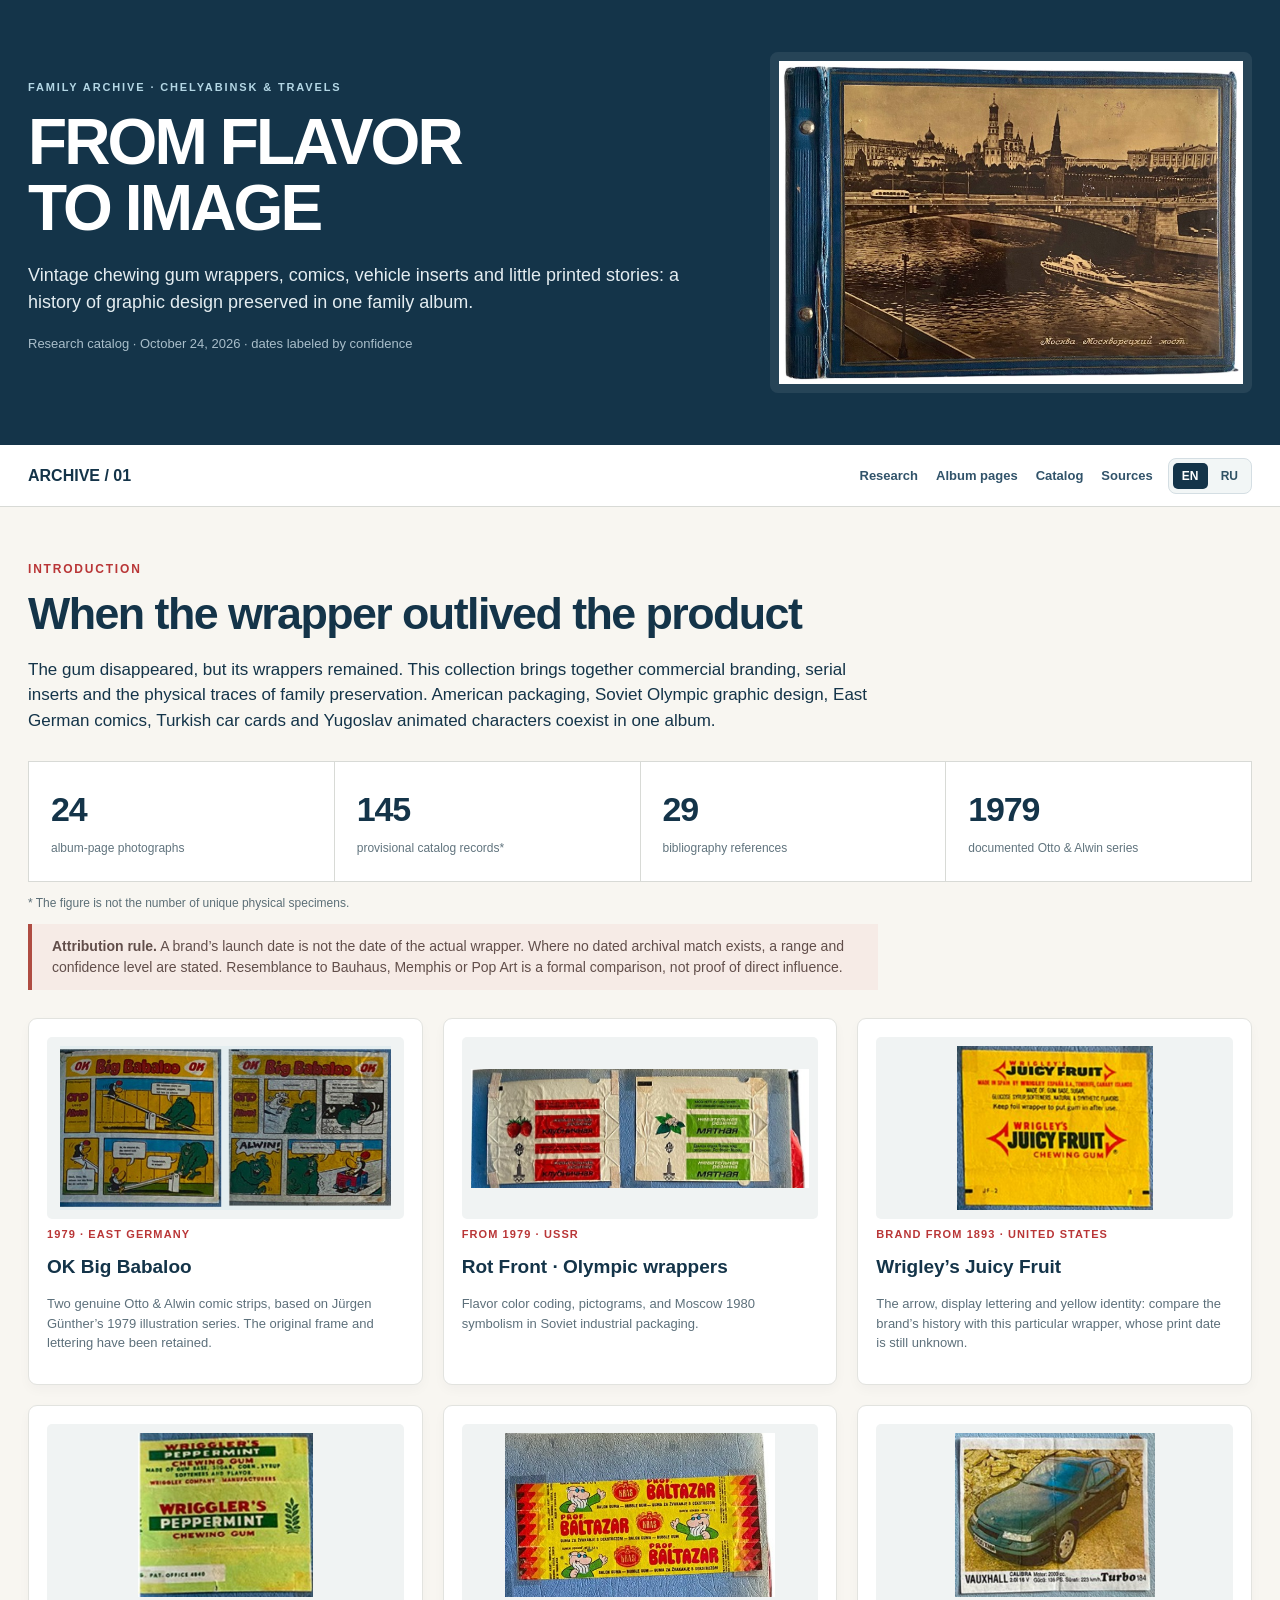
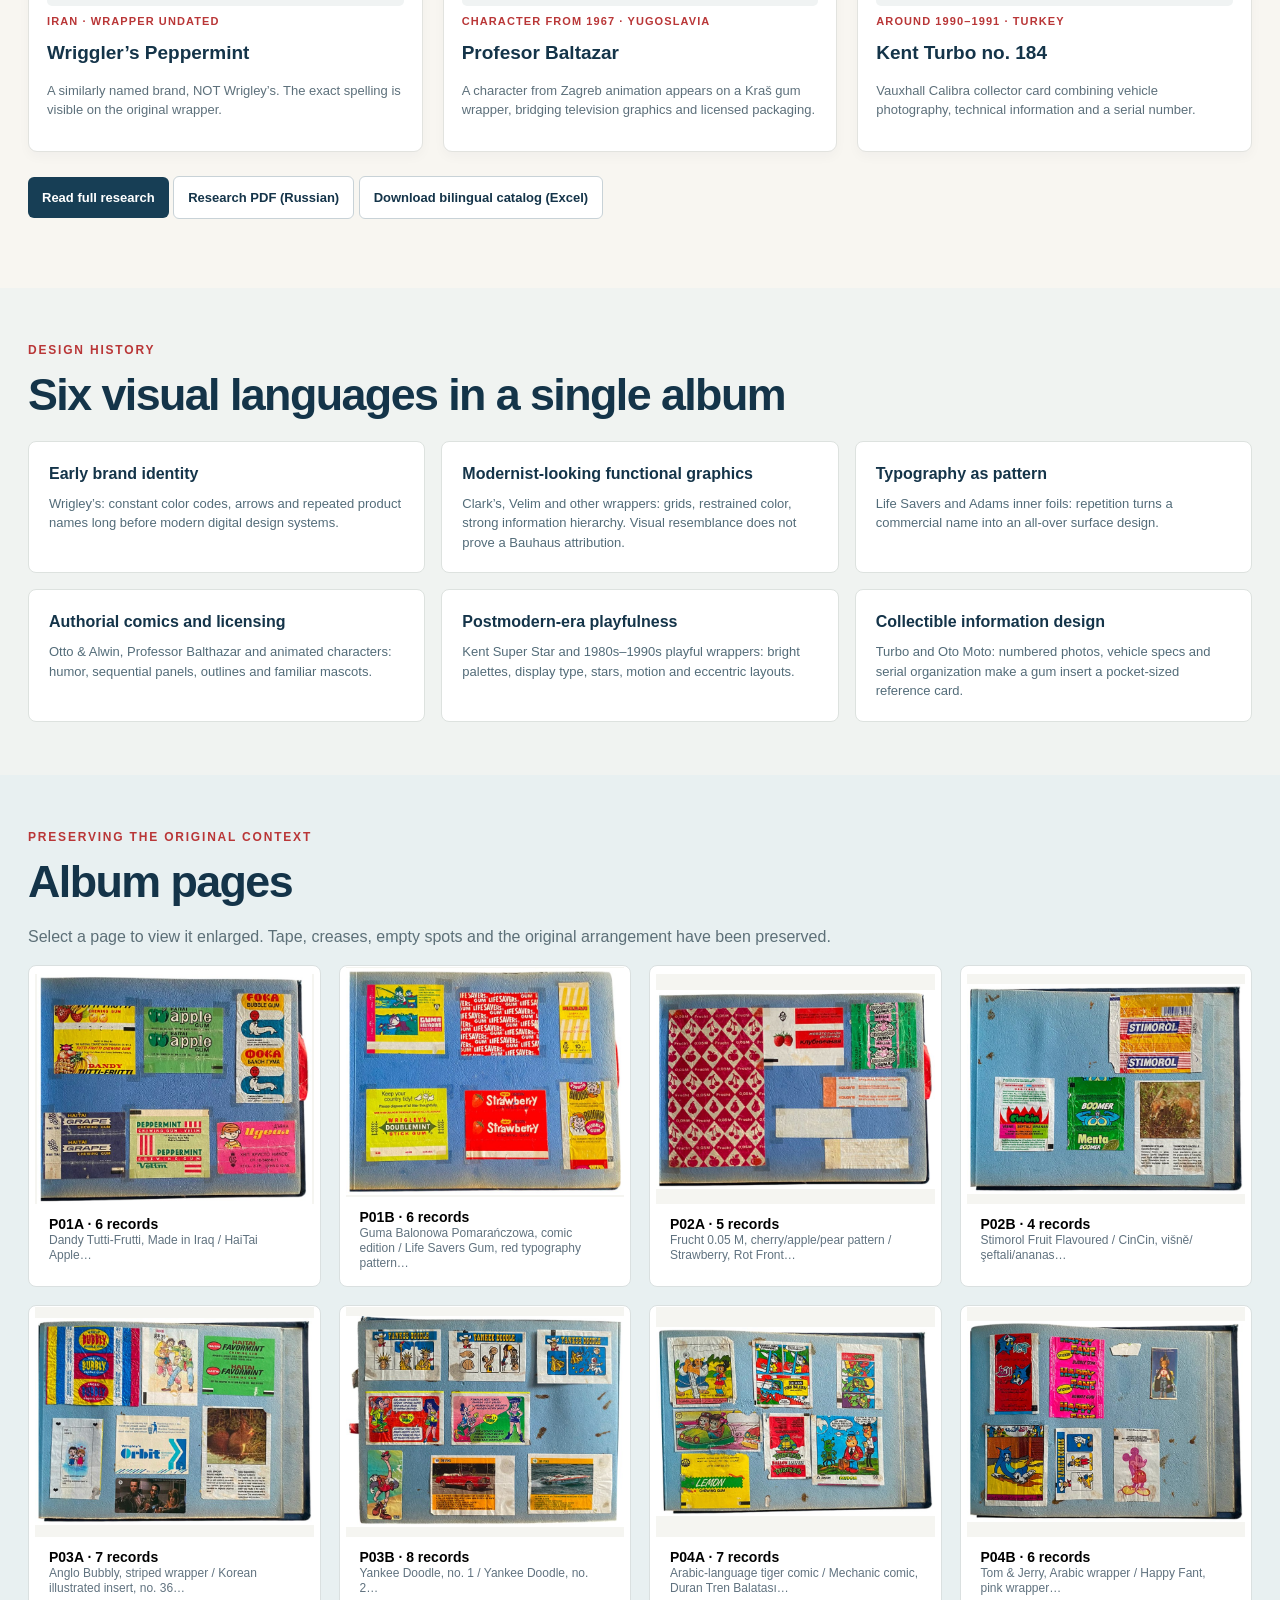
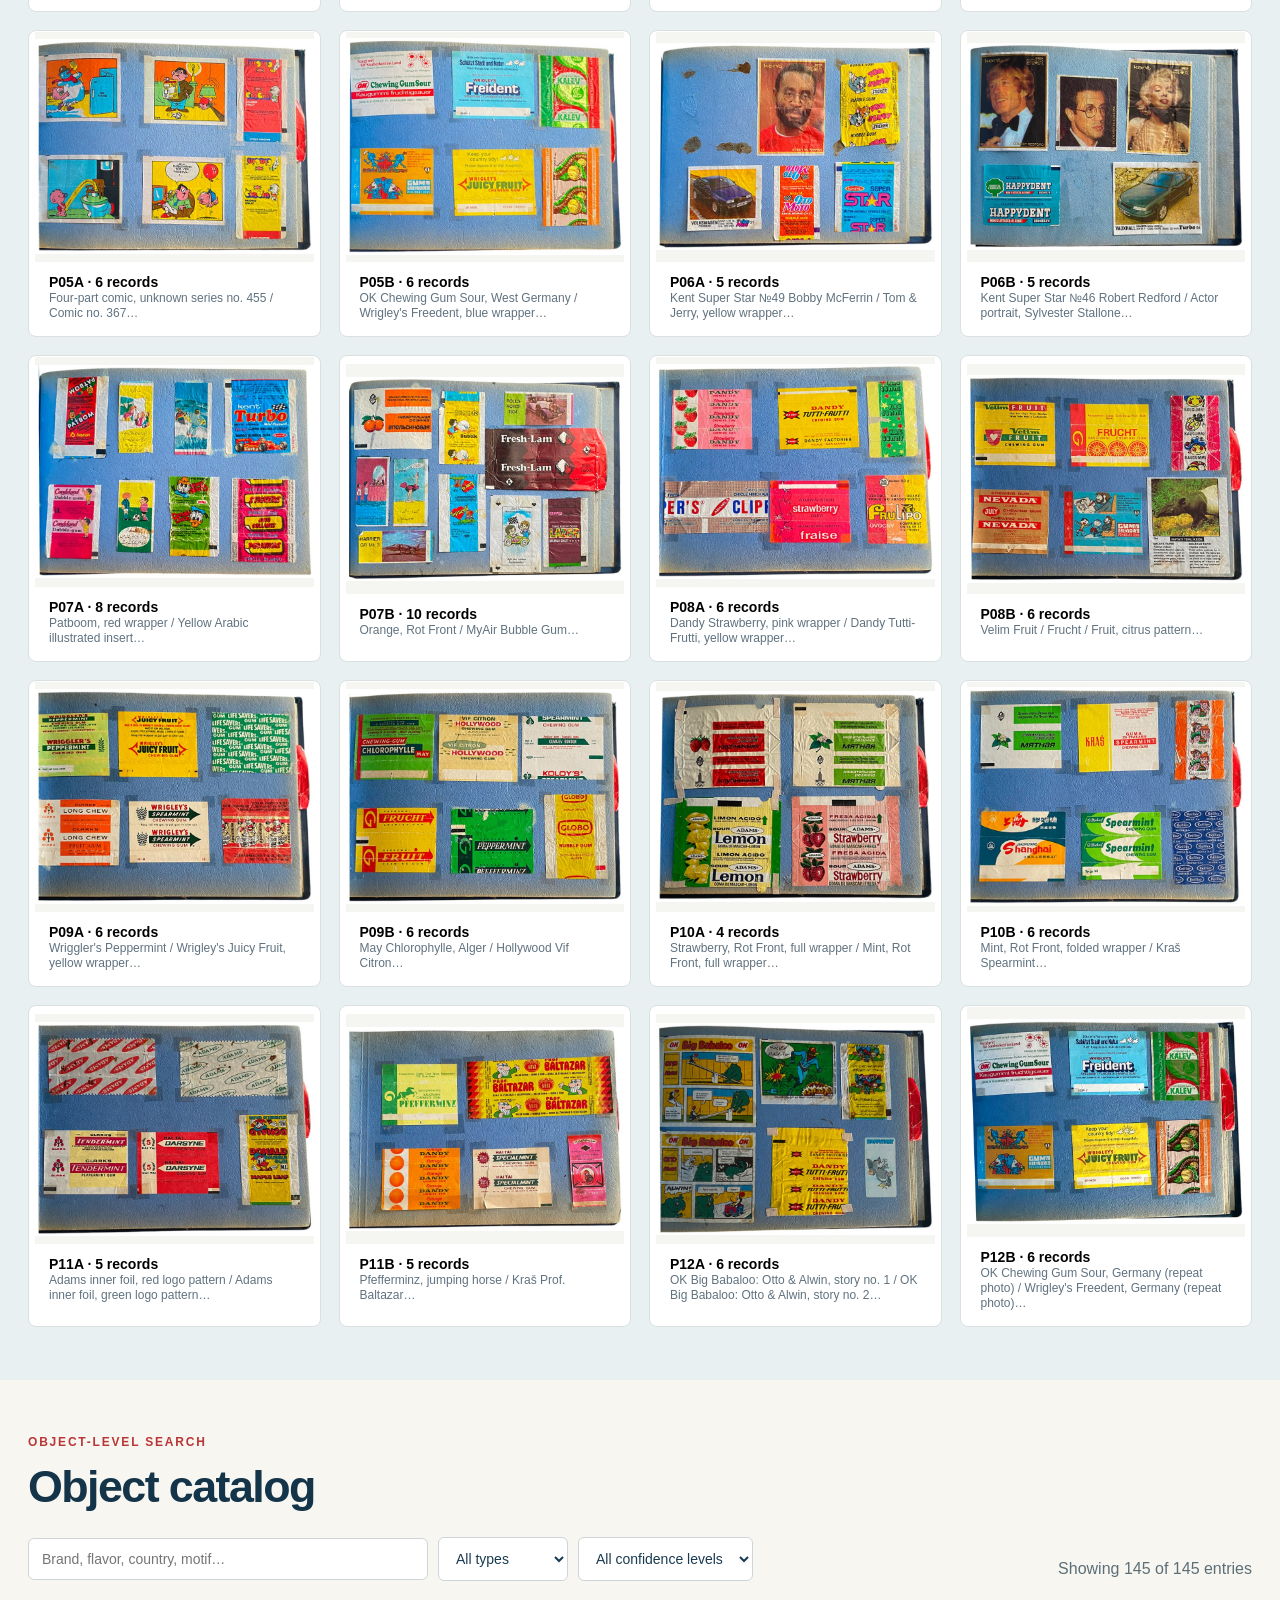
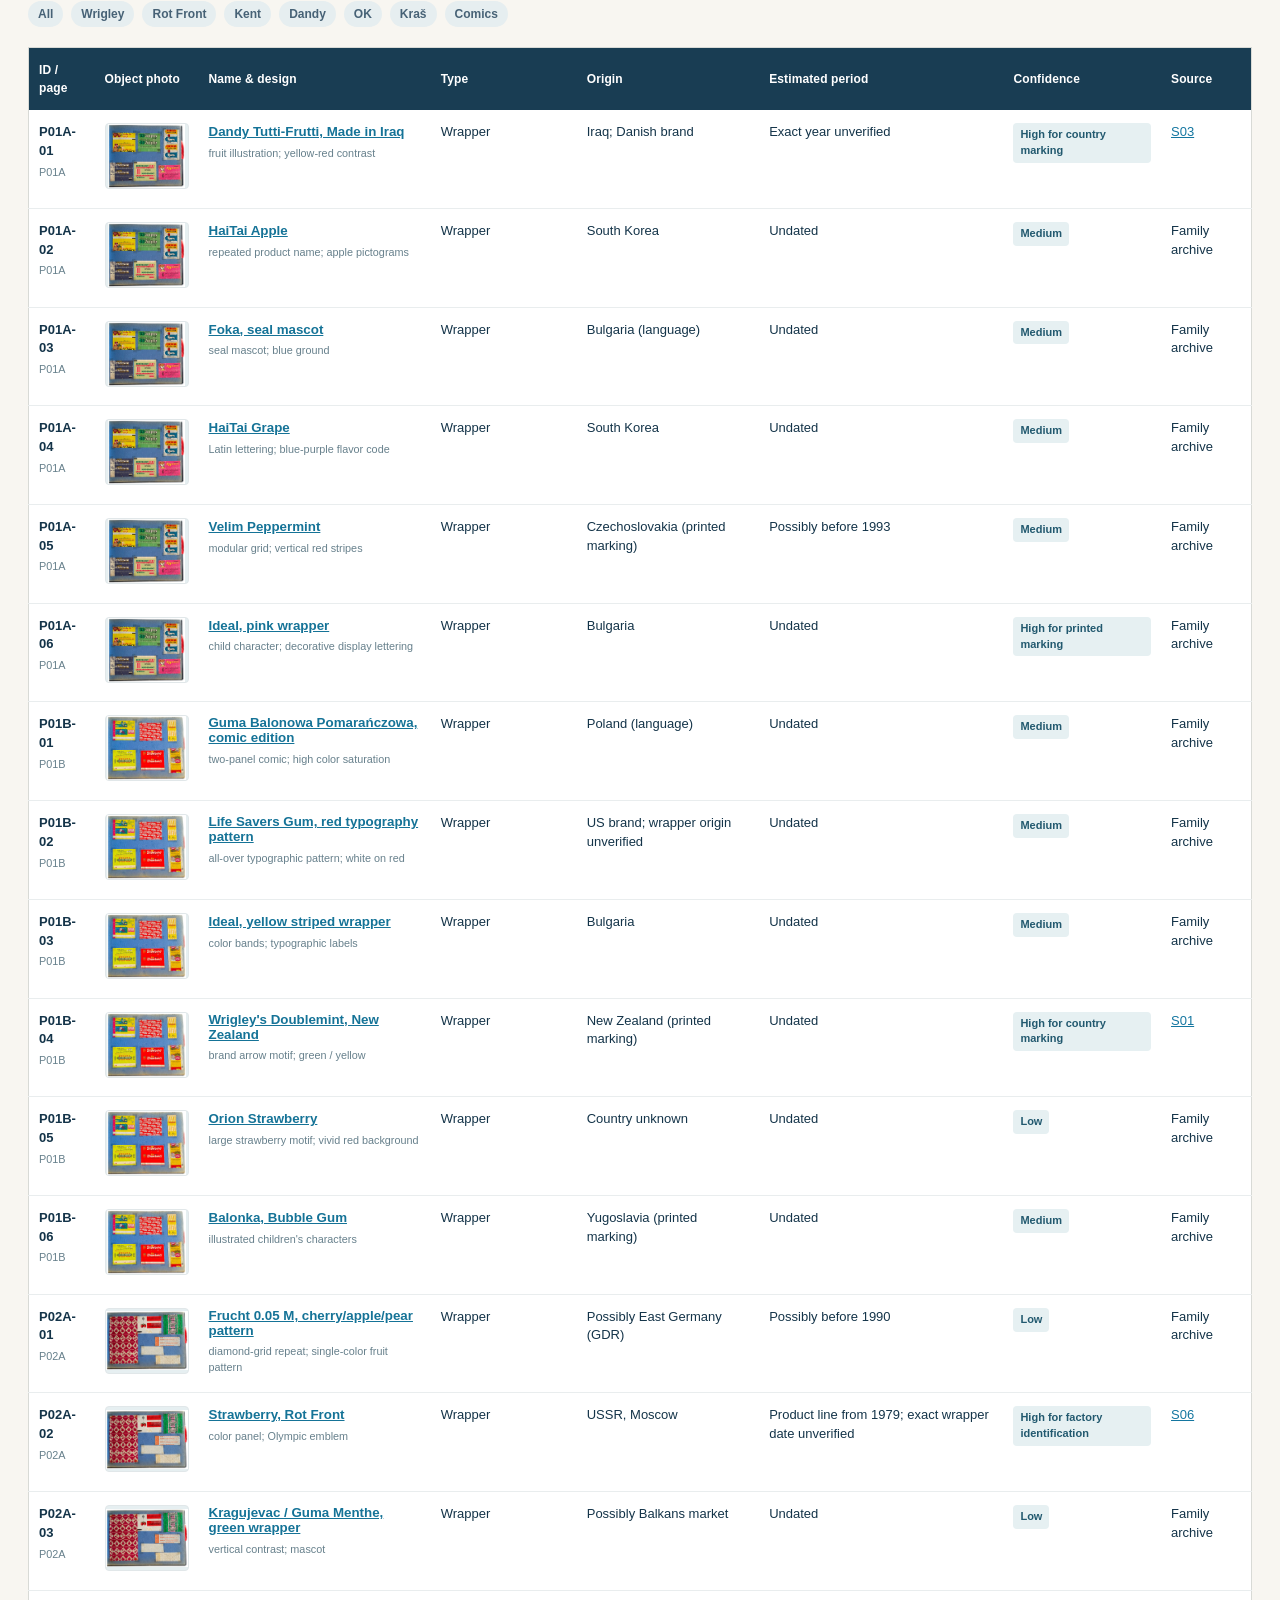
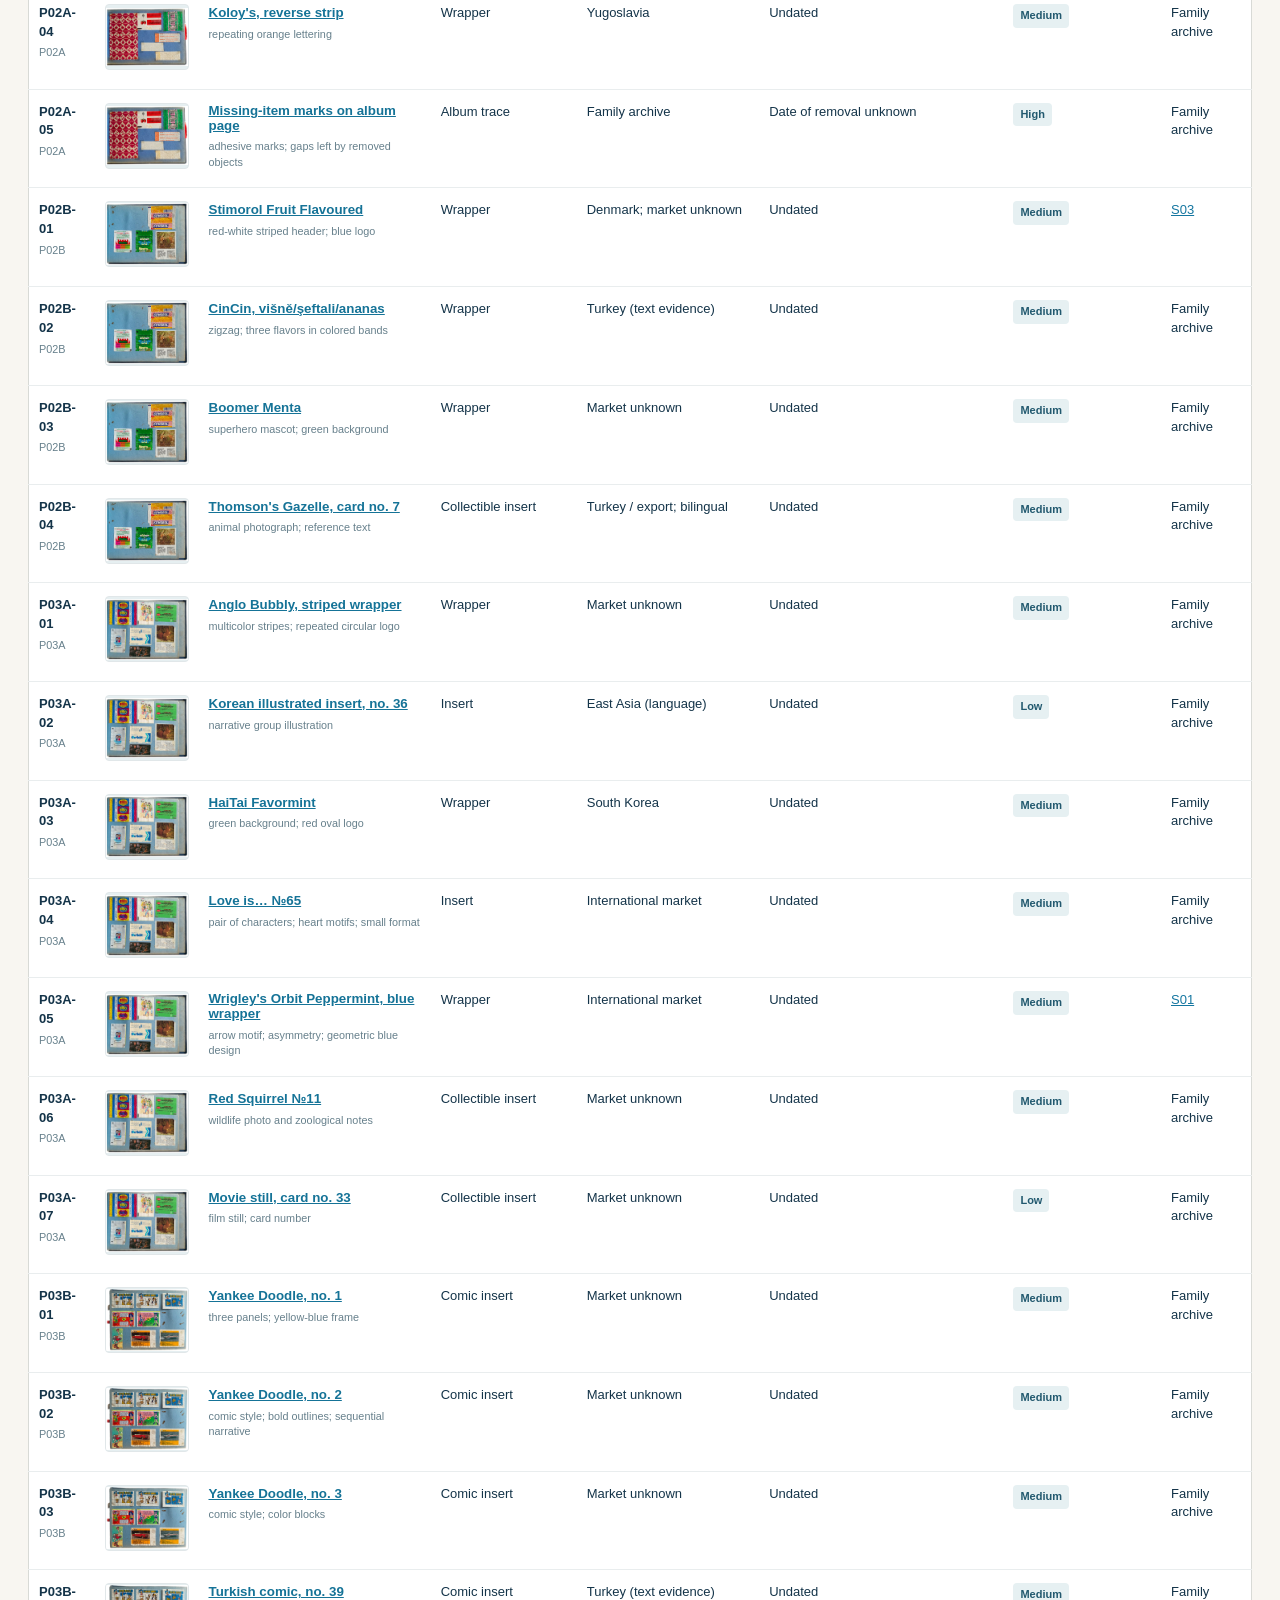
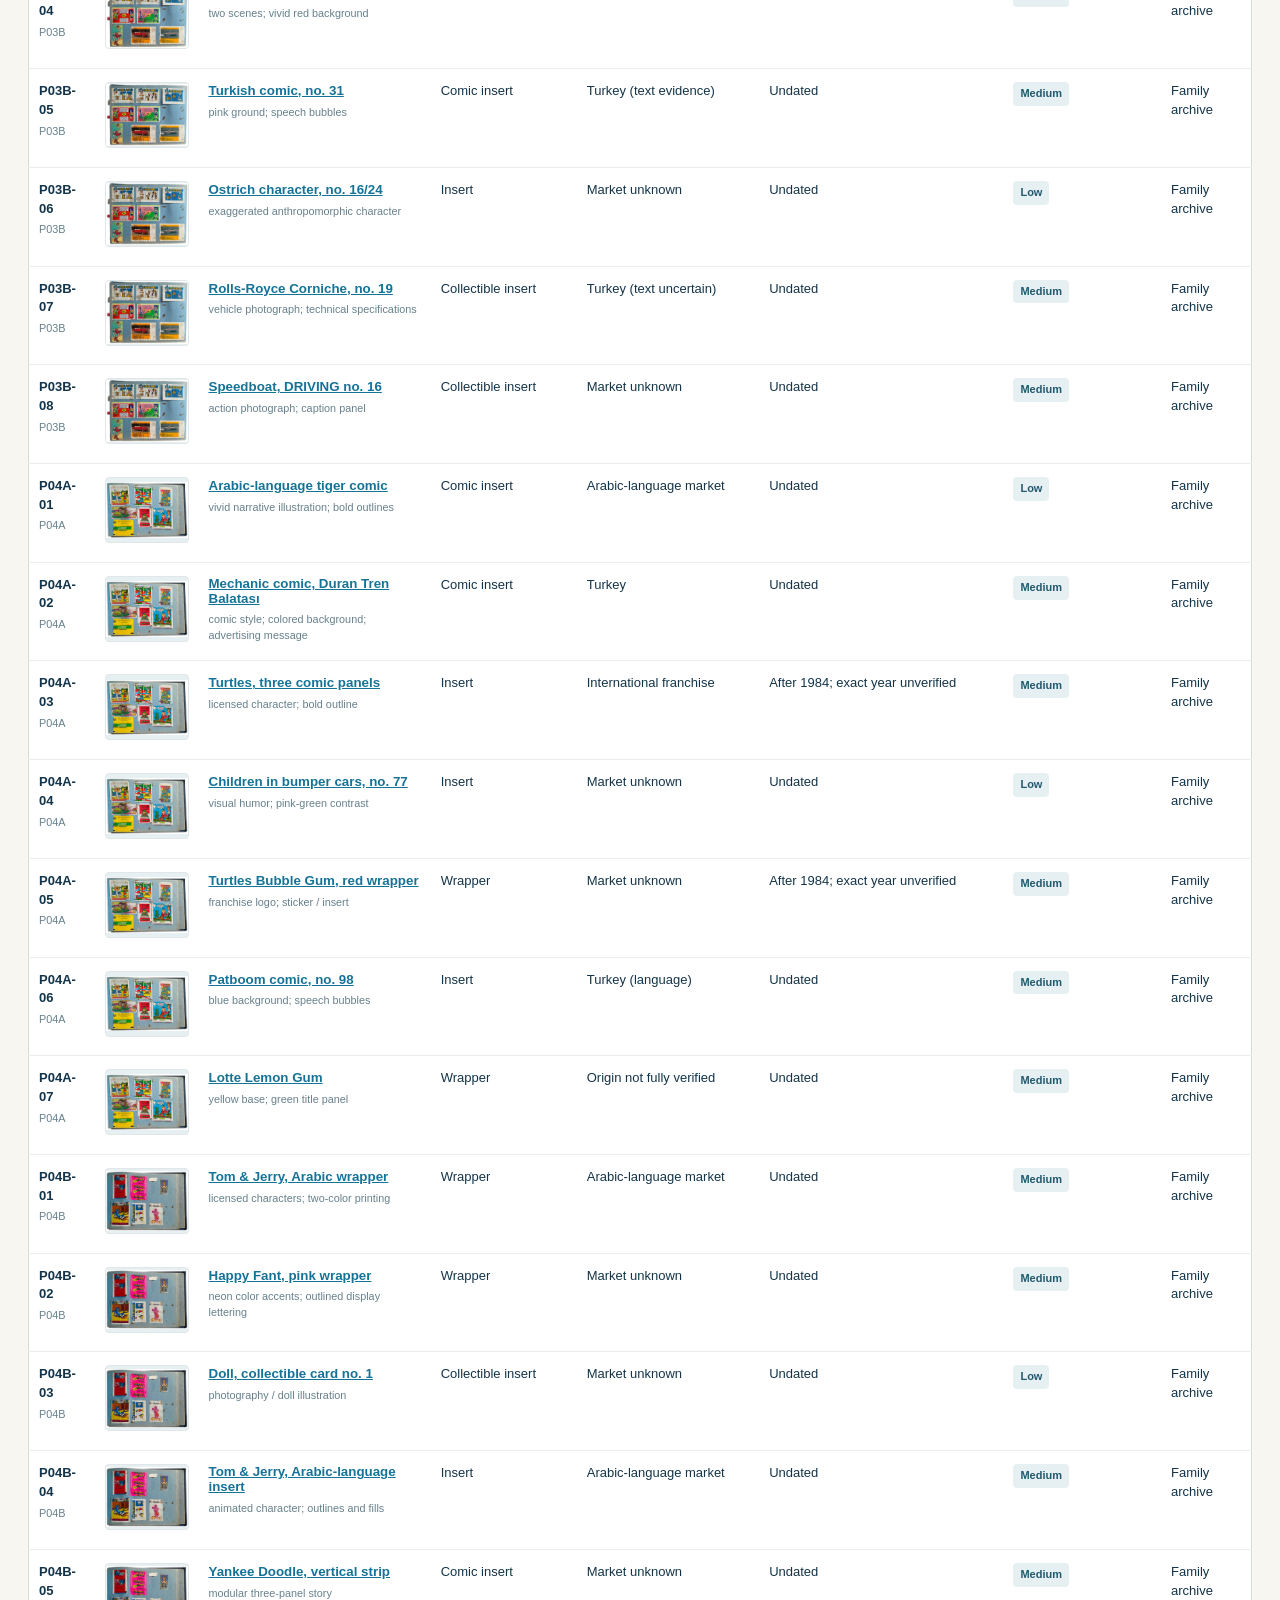
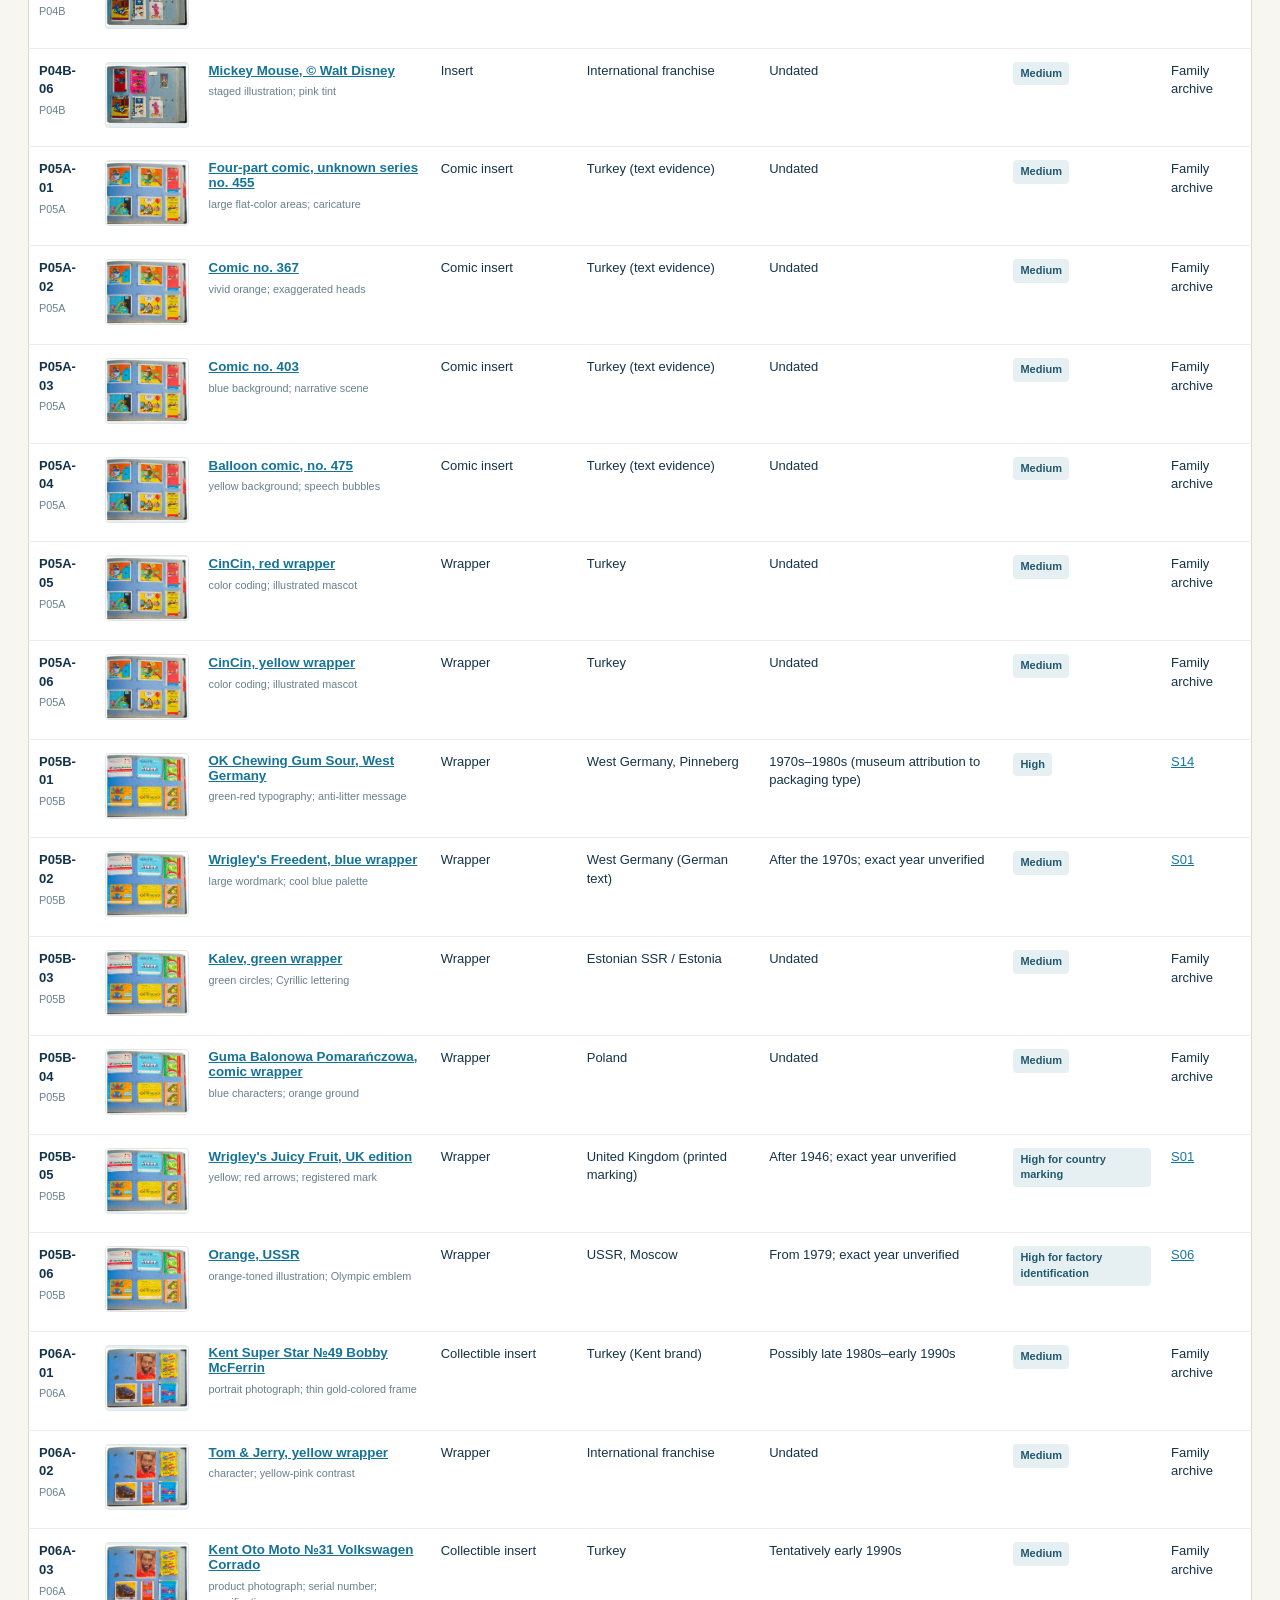
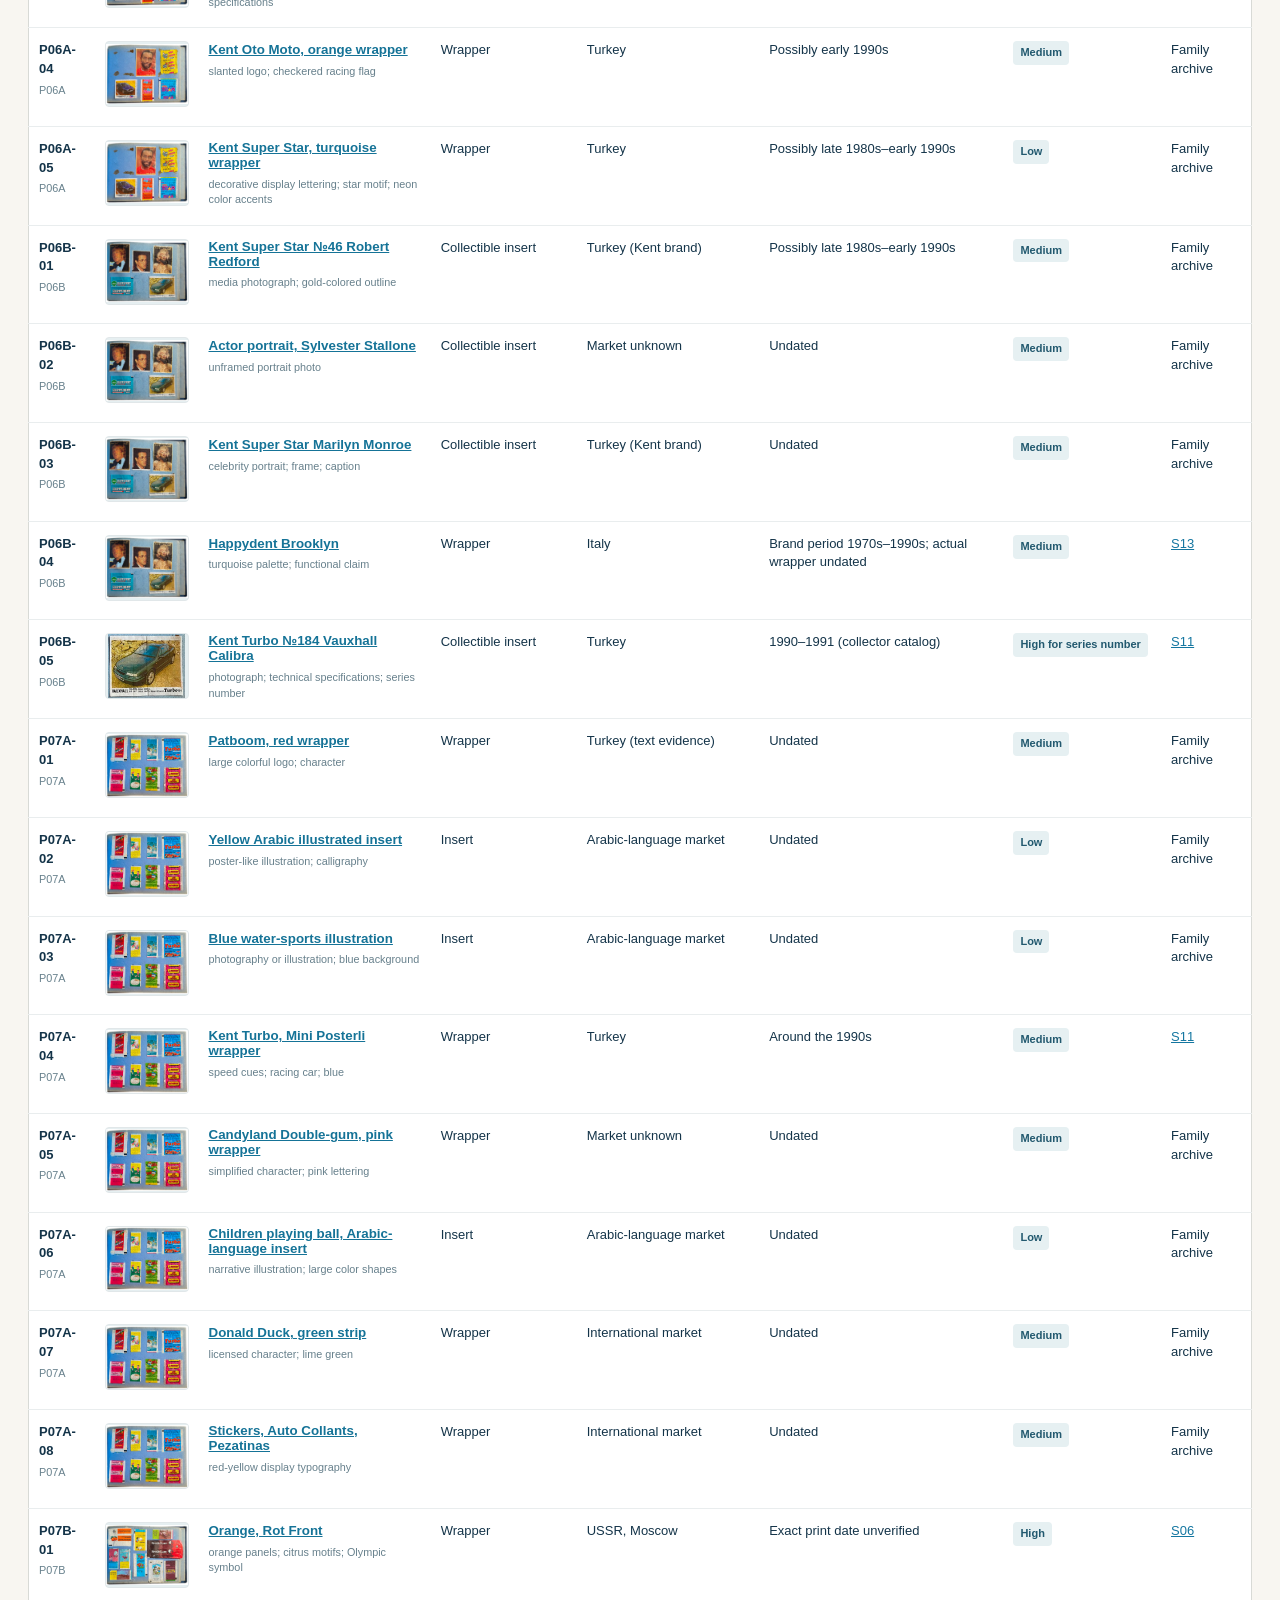
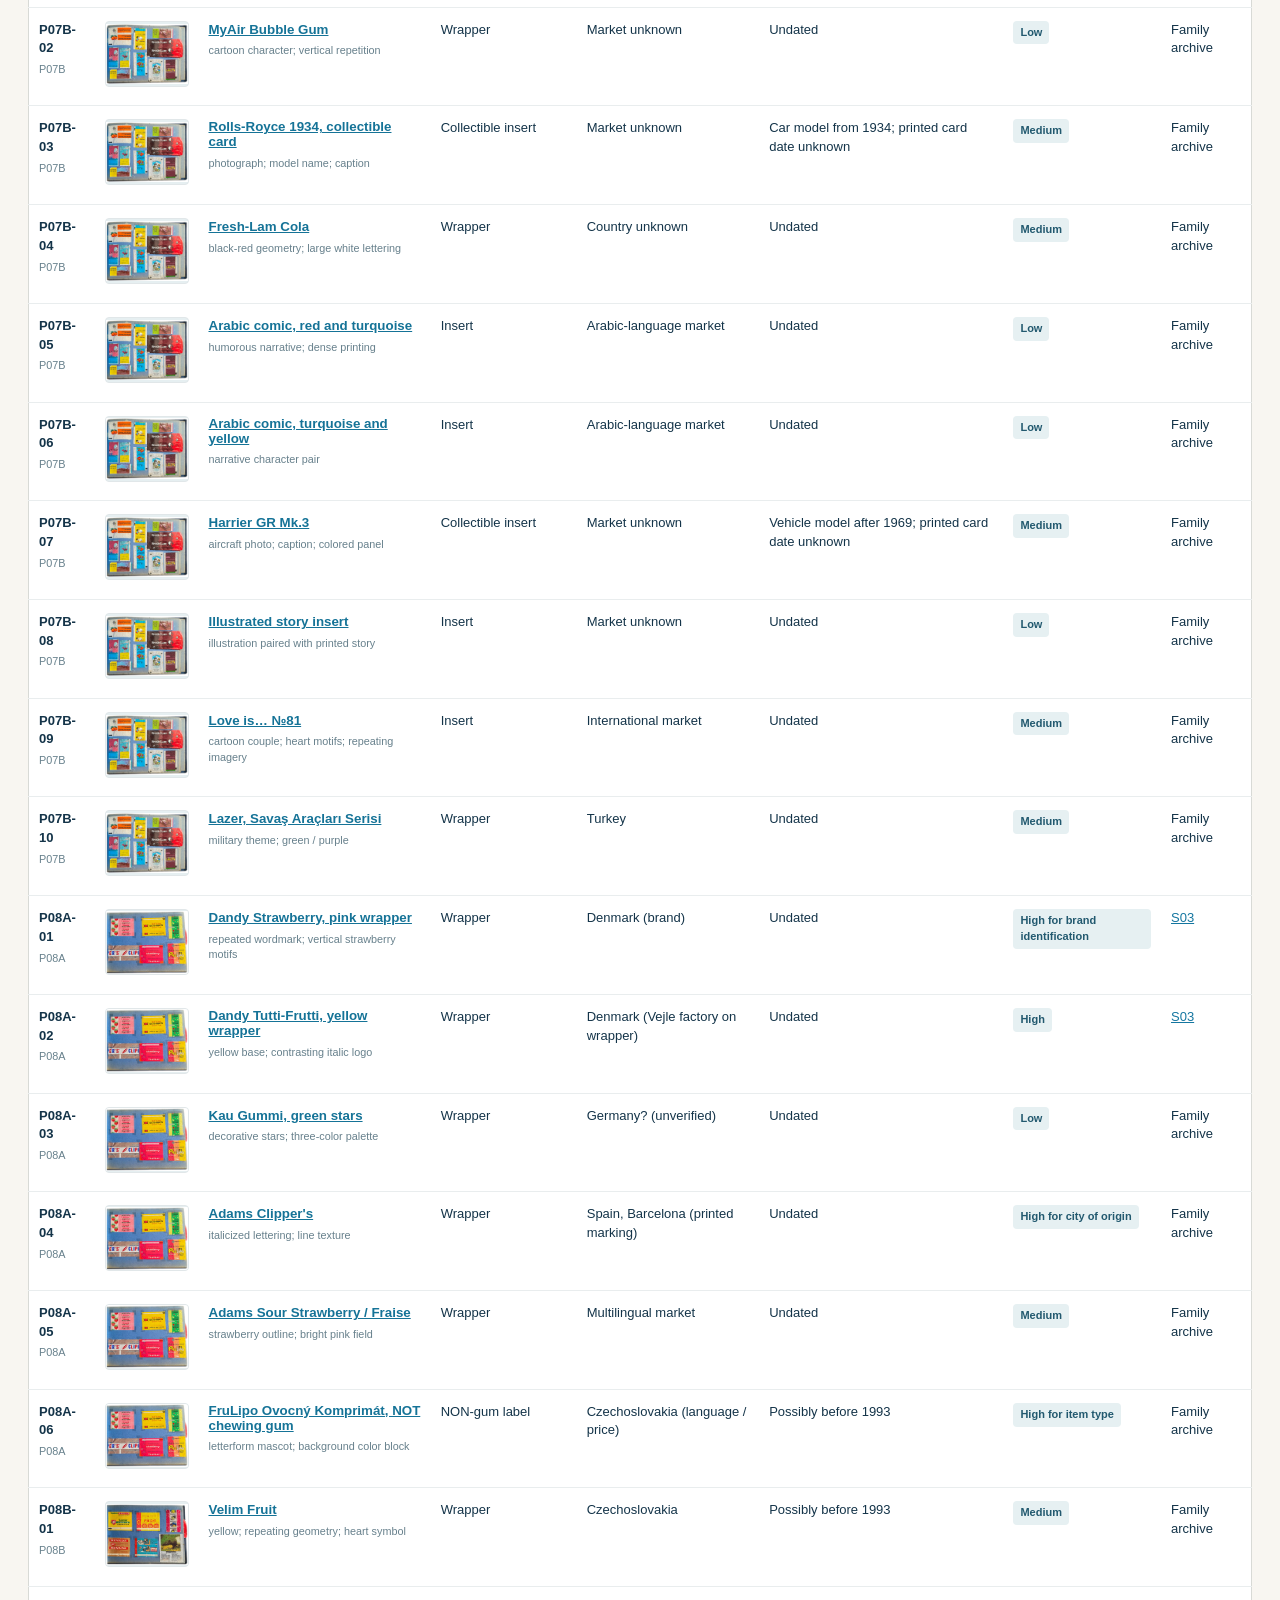
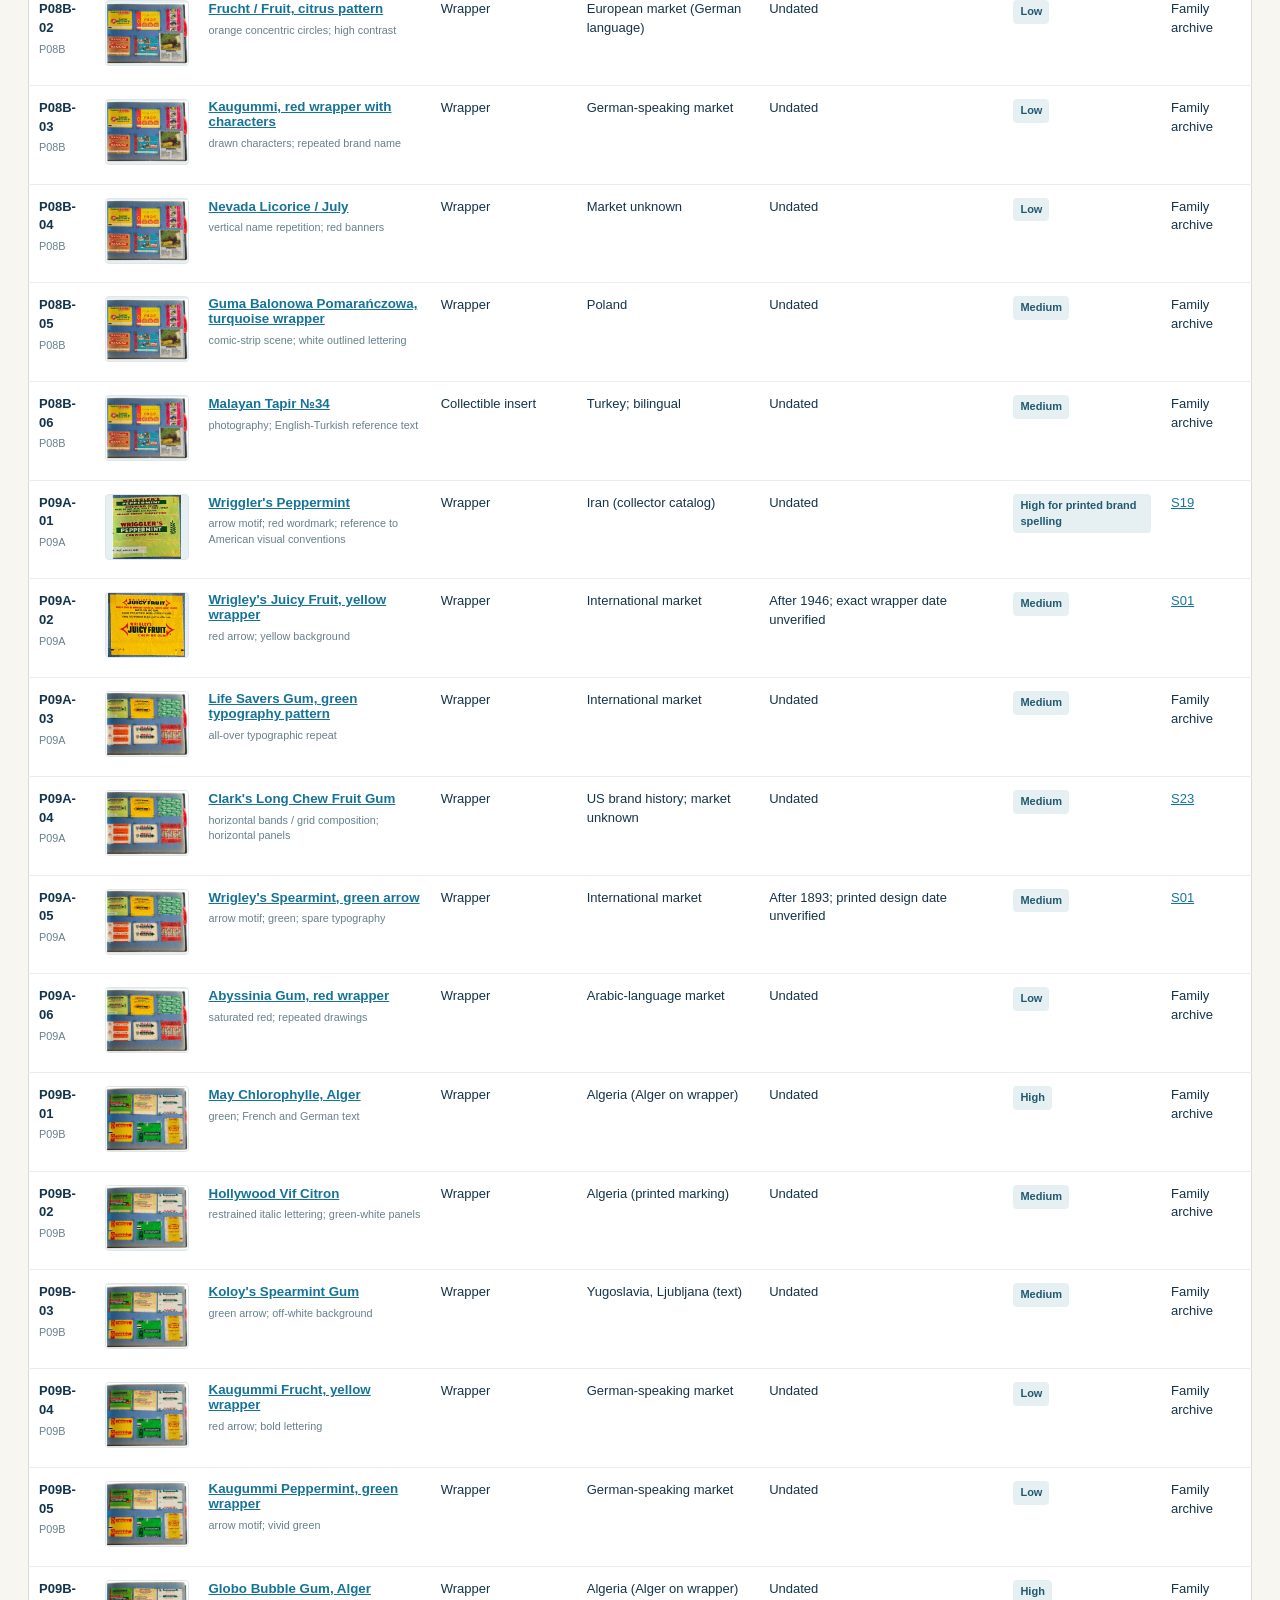
<file: index.html>
<!doctype html>
<html lang="en"><head><meta charset="utf-8"><meta name="viewport" content="width=device-width,initial-scale=1">
<meta name="color-scheme" content="light"><title>From Flavor to Image | Family Chewing Gum Archive</title>
<meta name="description" content="Bilingual visual archive of vintage chewing gum wrappers, comics and collector inserts, with 145 catalog entries and original family album scans.">
<link rel="stylesheet" href="assets/site.css"></head><body>
<header><div class="wrap headgrid"><div>
<div class="eyebrow" data-i18n="eyebrow">FAMILY ARCHIVE · CHELYABINSK & TRAVELS</div>
<h1 class="logo" data-i18n-html="heroTitle">FROM FLAVOR<br>TO IMAGE</h1>
<p class="lead" data-i18n="lead">Vintage chewing gum wrappers, comics, vehicle inserts and little printed stories: a history of graphic design preserved in one family album.</p>
<p class="tiny" data-i18n="heroNote">Research catalog · October 24, 2026 · dates labeled by confidence</p>
</div><img class="heroimage" src="assets/pages/cover.jpg" alt="Cover of a blue family album depicting an archival photograph of Moscow"></div></header>
<div class="nav"><div class="wrap navin"><strong class="brand" data-i18n="brand">ARCHIVE / 01</strong>
<div class="navmeta"><nav class="navlinks"><a href="research.html?lang=en" hreflang="en" data-i18n="navResearch">Research</a><a href="#pages" data-i18n="navPages">Album pages</a><a href="#catalog" data-i18n="navCatalog">Catalog</a><a href="#sources" data-i18n="navSources">Sources</a></nav>
<div class="langswitch" role="group" aria-label="Language / Язык"><button type="button" data-lang="en" class="active" aria-pressed="true">EN</button><button type="button" data-lang="ru" aria-pressed="false">RU</button></div></div></div></div>
<main><section id="research" class="block"><div class="wrap">
<div class="subheading" data-i18n="introSmall">INTRODUCTION</div><h2 data-i18n="introTitle">When the wrapper outlived the product</h2>
<p class="intro" data-i18n="intro">The gum disappeared, but its wrappers remained. This collection brings together commercial branding, serial inserts and the physical traces of family preservation. American packaging, Soviet Olympic graphic design, East German comics, Turkish car cards and Yugoslav animated characters coexist in one album.</p>
<div class="stats"><div class="stat"><b>24</b><span data-i18n="statPages">album-page photographs</span></div><div class="stat"><b>145</b><span data-i18n="statItems">provisional catalog records*</span></div><div class="stat"><b>29</b><span data-i18n="statSources">bibliography references</span></div><div class="stat"><b>1979</b><span data-i18n="statYear">documented Otto & Alwin series</span></div></div>
<p class="muted" style="font-size:12px" data-i18n="statFoot">* The figure is not the number of unique physical specimens.</p>
<div class="alert"><b data-i18n="attributionHead">Attribution rule.</b> <span data-i18n="attribution">A brand's launch date is not the date of the actual wrapper. Where no dated archival match exists, a range and confidence level are stated. Resemblance to Bauhaus, Memphis or Pop Art is a formal comparison, not proof of direct influence.</span></div>
<div id="stories" class="storygrid"></div>
<p style="margin-top:24px"><a class="button" href="research.html?lang=en" hreflang="en" data-i18n="readResearch">Read full research</a> <a class="button ghost" href="Issledovanie_zhvachki.pdf" data-i18n="downloadResearch">Research PDF (Russian)</a> <a class="button ghost" href="Katalog_zhevatelnyh_rezinok.xlsx" download data-i18n="downloadWorkbook">Download bilingual catalog (Excel)</a></p>
</div></section>
<section id="design" class="block" style="background:#f0f3f1"><div class="wrap"><div class="subheading" data-i18n="designSmall">DESIGN HISTORY</div><h2 data-i18n="designTitle">Six visual languages in a single album</h2><div class="designgrid" id="designGrid"></div></div></section>
<section id="pages" class="block" style="background:#e8f0f1"><div class="wrap"><div class="subheading" data-i18n="pagesSmall">PRESERVING THE ORIGINAL CONTEXT</div><h2 data-i18n="pagesTitle">Album pages</h2><p class="muted" data-i18n="pagesDesc">Select a page to view it enlarged. Tape, creases, empty spots and the original arrangement have been preserved.</p><div id="pageList" class="pages"></div></div></section>
<section id="catalog" class="block"><div class="wrap"><div class="subheading" data-i18n="catalogSmall">OBJECT-LEVEL SEARCH</div><h2 data-i18n="catalogTitle">Object catalog</h2>
<div class="bar"><div class="tools"><input type="search" id="query" placeholder="Brand, flavor, country, motif…" aria-label="Search the catalog">
<select id="type" aria-label="Object category"><option value="" data-i18n="typeAll">All types</option><option value="wrapper" data-i18n="typeWrapper">Wrappers</option><option value="insert" data-i18n="typeInsert">Inserts</option><option value="label" data-i18n="typeLabel">Labels</option><option value="trace" data-i18n="typeTrace">Album traces</option></select>
<select id="conf" aria-label="Attribution confidence"><option value="" data-i18n="confidenceAll">All confidence levels</option><option value="High" data-i18n="confidenceHigh">High</option><option value="Medium" data-i18n="confidenceMedium">Medium</option><option value="Low" data-i18n="confidenceLow">Low</option></select>
</div><div class="muted" id="counter" aria-live="polite"></div></div>
<div id="quickfilters" class="filterrow"></div>
<div style="overflow-x:auto"><table class="catalog"><thead><tr><th data-i18n="thId">ID / page</th><th class="thumbcol" data-i18n="thPhoto">Object photo</th><th data-i18n="thName">Name & design</th><th data-i18n="thType">Type</th><th data-i18n="thOrigin">Origin</th><th data-i18n="thPeriod">Estimated period</th><th data-i18n="thConfidence">Confidence</th><th data-i18n="thSources">Source</th></tr></thead><tbody id="rows"></tbody></table></div>
<p class="muted" style="font-size:12px" data-i18n="catalogFoot">Dating is based on printed markings, documented series, and reference collections. Click a thumbnail to inspect a cropped object where available, or its original album page.</p>
</div></section>
<section id="sources" class="block" style="background:#eef3f3"><div class="wrap"><div class="subheading" data-i18n="sourcesSmall">DOCUMENTATION</div><h2 data-i18n="sourcesTitle">Sources and verification</h2><p class="intro" data-i18n="sourcesIntro">Links are provided for independently checking brand history, design movements and individual series. The original album remains the primary evidence for the objects themselves.</p><ol class="sources" id="sourceList"></ol></div></section></main>
<footer class="foot"><div class="wrap"><b data-i18n="footerTitle">FROM FLAVOR TO IMAGE · FAMILY ARCHIVE</b><p data-i18n="footerText">Varvara Antonova</p></div></footer>
<div class="modal" id="modal" role="dialog" aria-modal="true" aria-hidden="true" aria-labelledby="modalTitle"><div class="modalbox"><div class="modaltop"><button type="button" id="prev" aria-label="Previous">←</button><span id="modalTitle"></span><button type="button" id="next" aria-label="Next">→</button><button type="button" id="closeModal" data-i18n="close">Close ×</button></div><img id="modalImage" src="assets/pages/cover.jpg" alt=""><figcaption id="modalCaption"></figcaption></div></div>
<script type="application/json" id="catalogData">[{"id":"P01A-01","page":"P01A","item_no":1,"title":"Dandy Tutti-Frutti, Made in Iraq","kind":"обёртка","country":"Ирак; датская марка","brand_since":"1939 (марка)","date_range":"точный год не установлен","confidence":"высокая для страны","design_features":"фруктовая иллюстрация; контраст жёлтого и красного","source_ids":"S03,S25","notes":"На самом предмете читается National Confectionery Products Co. W.L.L.","image":"assets/pages/P01A.jpg","title_en":"Dandy Tutti-Frutti, Made in Iraq","kind_en":"Wrapper","country_en":"Iraq; Danish brand","brand_since_en":"1939 (brand)","date_range_en":"Exact year unverified","confidence_en":"High for country marking","design_features_en":"fruit illustration; yellow-red contrast","notes_en":"For historical wording and provenance, see the original photographed object and source references."},{"id":"P01A-02","page":"P01A","item_no":2,"title":"HaiTai Apple","kind":"обёртка","country":"Южная Корея","brand_since":"не установлено","date_range":"не установлен","confidence":"средняя","design_features":"дублирование названия; пиктограммы яблок","source_ids":"S29","notes":"Проверить оборотную сторону","image":"assets/pages/P01A.jpg","title_en":"HaiTai Apple","kind_en":"Wrapper","country_en":"South Korea","brand_since_en":"Unverified","date_range_en":"Undated","confidence_en":"Medium","design_features_en":"repeated product name; apple pictograms","notes_en":"For historical wording and provenance, see the original photographed object and source references."},{"id":"P01A-03","page":"P01A","item_no":3,"title":"«Фока», тюлень","kind":"обёртка","country":"Болгария (язык)","brand_since":"не установлено","date_range":"не установлен","confidence":"средняя","design_features":"маскот-тюлень; голубая подложка","source_ids":"S29","notes":"Кириллица «балон гума», производитель неясен","image":"assets/pages/P01A.jpg","title_en":"Foka, seal mascot","kind_en":"Wrapper","country_en":"Bulgaria (language)","brand_since_en":"Unverified","date_range_en":"Undated","confidence_en":"Medium","design_features_en":"seal mascot; blue ground","notes_en":"For historical wording and provenance, see the original photographed object and source references."},{"id":"P01A-04","page":"P01A","item_no":4,"title":"HaiTai Grape","kind":"обёртка","country":"Южная Корея","brand_since":"не установлено","date_range":"не установлен","confidence":"средняя","design_features":"латиница; сине-фиолетовый цвет вкуса","source_ids":"S29","notes":"Нет проверенной даты серии","image":"assets/pages/P01A.jpg","title_en":"HaiTai Grape","kind_en":"Wrapper","country_en":"South Korea","brand_since_en":"Unverified","date_range_en":"Undated","confidence_en":"Medium","design_features_en":"Latin lettering; blue-purple flavor code","notes_en":"For historical wording and provenance, see the original photographed object and source references."},{"id":"P01A-05","page":"P01A","item_no":5,"title":"Velim Peppermint","kind":"обёртка","country":"Чехословакия (маркировка)","brand_since":"не установлено","date_range":"до 1993?","confidence":"средняя","design_features":"модульная сетка; красные вертикальные полосы","source_ids":"S29","notes":"Made in Czechoslovakia на экземпляре","image":"assets/pages/P01A.jpg","title_en":"Velim Peppermint","kind_en":"Wrapper","country_en":"Czechoslovakia (printed marking)","brand_since_en":"Unverified","date_range_en":"Possibly before 1993","confidence_en":"Medium","design_features_en":"modular grid; vertical red stripes","notes_en":"For historical wording and provenance, see the original photographed object and source references."},{"id":"P01A-06","page":"P01A","item_no":6,"title":"«Идеал», розовая","kind":"обёртка","country":"Болгария","brand_since":"не установлено","date_range":"не установлен","confidence":"высокая для маркировки","design_features":"персонаж ребёнка; декоративный шрифт","source_ids":"S29","notes":"Читается ХВП «Христо Ников», цена в левах","image":"assets/pages/P01A.jpg","title_en":"Ideal, pink wrapper","kind_en":"Wrapper","country_en":"Bulgaria","brand_since_en":"Unverified","date_range_en":"Undated","confidence_en":"High for printed marking","design_features_en":"child character; decorative display lettering","notes_en":"For historical wording and provenance, see the original photographed object and source references."},{"id":"P01B-01","page":"P01B","item_no":1,"title":"Guma Balonowa Pomarańczowa, комикс","kind":"обёртка","country":"Польша (язык)","brand_since":"не установлено","date_range":"не установлен","confidence":"средняя","design_features":"двухкадровый комикс; высокая насыщенность","source_ids":"S29","notes":"Читается польское обозначение вкуса","image":"assets/pages/P01B.jpg","title_en":"Guma Balonowa Pomarańczowa, comic edition","kind_en":"Wrapper","country_en":"Poland (language)","brand_since_en":"Unverified","date_range_en":"Undated","confidence_en":"Medium","design_features_en":"two-panel comic; high color saturation","notes_en":"For historical wording and provenance, see the original photographed object and source references."},{"id":"P01B-02","page":"P01B","item_no":2,"title":"Life Savers Gum, красный паттерн","kind":"обёртка","country":"США, бренд; страна экземпляра неясна","brand_since":"не установлено","date_range":"не установлен","confidence":"средняя","design_features":"all-over typographic pattern; белый на красном","source_ids":"S29","notes":"Повторённое название без центрального логотипа","image":"assets/pages/P01B.jpg","title_en":"Life Savers Gum, red typography pattern","kind_en":"Wrapper","country_en":"US brand; wrapper origin unverified","brand_since_en":"Unverified","date_range_en":"Undated","confidence_en":"Medium","design_features_en":"all-over typographic pattern; white on red","notes_en":"For historical wording and provenance, see the original photographed object and source references."},{"id":"P01B-03","page":"P01B","item_no":3,"title":"«Идеал», жёлтая полосатая","kind":"обёртка","country":"Болгария","brand_since":"не установлено","date_range":"не установлен","confidence":"средняя","design_features":"цветовые полосы; типографическая маркировка","source_ids":"S29","notes":"Проверить фабрику","image":"assets/pages/P01B.jpg","title_en":"Ideal, yellow striped wrapper","kind_en":"Wrapper","country_en":"Bulgaria","brand_since_en":"Unverified","date_range_en":"Undated","confidence_en":"Medium","design_features_en":"color bands; typographic labels","notes_en":"For historical wording and provenance, see the original photographed object and source references."},{"id":"P01B-04","page":"P01B","item_no":4,"title":"Wrigley's Doublemint, New Zealand","kind":"обёртка","country":"Новая Зеландия (маркировка)","brand_since":"1893/1914 (марки)","date_range":"не установлен","confidence":"высокая для страны","design_features":"фирменная стрелка; зелёный / жёлтый","source_ids":"S01","notes":"Made in New Zealand напечатано на обёртке","image":"assets/pages/P01B.jpg","title_en":"Wrigley's Doublemint, New Zealand","kind_en":"Wrapper","country_en":"New Zealand (printed marking)","brand_since_en":"1893 / 1914 (brand launches)","date_range_en":"Undated","confidence_en":"High for country marking","design_features_en":"brand arrow motif; green / yellow","notes_en":"For historical wording and provenance, see the original photographed object and source references."},{"id":"P01B-05","page":"P01B","item_no":5,"title":"Orion Strawberry","kind":"обёртка","country":"страна не установлена","brand_since":"не установлено","date_range":"не установлен","confidence":"низкая","design_features":"крупная клубника; яркий красный фон","source_ids":"S29","notes":"Строка NEW ORION, отдельная атрибуция нужна","image":"assets/pages/P01B.jpg","title_en":"Orion Strawberry","kind_en":"Wrapper","country_en":"Country unknown","brand_since_en":"Unverified","date_range_en":"Undated","confidence_en":"Low","design_features_en":"large strawberry motif; vivid red background","notes_en":"For historical wording and provenance, see the original photographed object and source references."},{"id":"P01B-06","page":"P01B","item_no":6,"title":"Balonka, Bubble Gum","kind":"обёртка","country":"Югославия (маркировка)","brand_since":"не установлено","date_range":"не установлен","confidence":"средняя","design_features":"рисованная детская персонажная графика","source_ids":"S29","notes":"Made in Jugoslavia на обёртке","image":"assets/pages/P01B.jpg","title_en":"Balonka, Bubble Gum","kind_en":"Wrapper","country_en":"Yugoslavia (printed marking)","brand_since_en":"Unverified","date_range_en":"Undated","confidence_en":"Medium","design_features_en":"illustrated children's characters","notes_en":"For historical wording and provenance, see the original photographed object and source references."},{"id":"P02A-01","page":"P02A","item_no":1,"title":"Frucht 0,05 M, вишня/яблоко/груша","kind":"обёртка","country":"предположительно ГДР","brand_since":"не установлено","date_range":"до 1990?","confidence":"низкая","design_features":"ромбический повтор; монохромный фруктовый паттерн","source_ids":"S29","notes":"Обозначение 0,05 M не доказывает страну без иных надписей","image":"assets/pages/P02A.jpg","title_en":"Frucht 0.05 M, cherry/apple/pear pattern","kind_en":"Wrapper","country_en":"Possibly East Germany (GDR)","brand_since_en":"Unverified","date_range_en":"Possibly before 1990","confidence_en":"Low","design_features_en":"diamond-grid repeat; single-color fruit pattern","notes_en":"For historical wording and provenance, see the original photographed object and source references."},{"id":"P02A-02","page":"P02A","item_no":2,"title":"«Клубничная», «Рот Фронт»","kind":"обёртка","country":"СССР, Москва","brand_since":"1979 (линия фабрики)","date_range":"с 1979; дата экземпляра не установлена","confidence":"высокая для фабрики","design_features":"цветовая плашка; эмблема Олимпиады","source_ids":"S06,S07,S08","notes":"Читается фабрика «Рот Фронт», Москва","image":"assets/pages/P02A.jpg","title_en":"Strawberry, Rot Front","kind_en":"Wrapper","country_en":"USSR, Moscow","brand_since_en":"1979 (factory product line)","date_range_en":"Product line from 1979; exact wrapper date unverified","confidence_en":"High for factory identification","design_features_en":"color panel; Olympic emblem","notes_en":"For historical wording and provenance, see the original photographed object and source references."},{"id":"P02A-03","page":"P02A","item_no":3,"title":"Kragujevac / Guma Menthe, зелёная","kind":"обёртка","country":"рынок Балкан (вероятно)","brand_since":"не установлено","date_range":"не установлен","confidence":"низкая","design_features":"вертикальный контраст; маскот","source_ids":"S29","notes":"Нужен макроснимок производителя","image":"assets/pages/P02A.jpg","title_en":"Kragujevac / Guma Menthe, green wrapper","kind_en":"Wrapper","country_en":"Possibly Balkans market","brand_since_en":"Unverified","date_range_en":"Undated","confidence_en":"Low","design_features_en":"vertical contrast; mascot","notes_en":"For historical wording and provenance, see the original photographed object and source references."},{"id":"P02A-04","page":"P02A","item_no":4,"title":"Koloy's, оборотная полоса","kind":"обёртка","country":"Югославия","brand_since":"не установлено","date_range":"не установлен","confidence":"средняя","design_features":"оранжевые повторяющиеся надписи","source_ids":"S29","notes":"На фрагменте различим Koloy's","image":"assets/pages/P02A.jpg","title_en":"Koloy's, reverse strip","kind_en":"Wrapper","country_en":"Yugoslavia","brand_since_en":"Unverified","date_range_en":"Undated","confidence_en":"Medium","design_features_en":"repeating orange lettering","notes_en":"For historical wording and provenance, see the original photographed object and source references."},{"id":"P02A-05","page":"P02A","item_no":5,"title":"Пустые следы от предметов","kind":"след альбома","country":"личный архив","brand_since":"не установлено","date_range":"дата удаления неизвестна","confidence":"высокая","design_features":"следы клея; пропуски в композиции","source_ids":"S29","notes":"Каталожная запись не является отдельной жвачкой","image":"assets/pages/P02A.jpg","title_en":"Missing-item marks on album page","kind_en":"Album trace","country_en":"Family archive","brand_since_en":"Unverified","date_range_en":"Date of removal unknown","confidence_en":"High","design_features_en":"adhesive marks; gaps left by removed objects","notes_en":"For historical wording and provenance, see the original photographed object and source references."},{"id":"P02B-01","page":"P02B","item_no":1,"title":"Stimorol Fruit Flavoured","kind":"обёртка","country":"Дания; рынок неясен","brand_since":"1956","date_range":"не установлен","confidence":"средняя","design_features":"красно-белая полосатая шапка; синий логотип","source_ids":"S03","notes":"На фрагменте штрихкод; бренд с 1956","image":"assets/pages/P02B.jpg","title_en":"Stimorol Fruit Flavoured","kind_en":"Wrapper","country_en":"Denmark; market unknown","brand_since_en":"1956","date_range_en":"Undated","confidence_en":"Medium","design_features_en":"red-white striped header; blue logo","notes_en":"For historical wording and provenance, see the original photographed object and source references."},{"id":"P02B-02","page":"P02B","item_no":2,"title":"CinCin, višně/şeftali/ananas","kind":"обёртка","country":"Турция (текст)","brand_since":"не установлено","date_range":"не установлен","confidence":"средняя","design_features":"зигзаг; три вкуса в цветных полосах","source_ids":"S29","notes":"На языке упаковки указаны вишня, персик, ананас","image":"assets/pages/P02B.jpg","title_en":"CinCin, višně/şeftali/ananas","kind_en":"Wrapper","country_en":"Turkey (text evidence)","brand_since_en":"Unverified","date_range_en":"Undated","confidence_en":"Medium","design_features_en":"zigzag; three flavors in colored bands","notes_en":"For historical wording and provenance, see the original photographed object and source references."},{"id":"P02B-03","page":"P02B","item_no":3,"title":"Boomer Menta","kind":"обёртка","country":"рынок не установлен","brand_since":"не установлено","date_range":"не установлен","confidence":"средняя","design_features":"маскот супергерой; зелёное поле","source_ids":"S29","notes":"Нужен крупный оборот","image":"assets/pages/P02B.jpg","title_en":"Boomer Menta","kind_en":"Wrapper","country_en":"Market unknown","brand_since_en":"Unverified","date_range_en":"Undated","confidence_en":"Medium","design_features_en":"superhero mascot; green background","notes_en":"For historical wording and provenance, see the original photographed object and source references."},{"id":"P02B-04","page":"P02B","item_no":4,"title":"Thomson's Gazelle, карточка №7","kind":"коллекционный вкладыш","country":"Турция/экспорт, двуязычный","brand_since":"не установлено","date_range":"не установлен","confidence":"средняя","design_features":"фотография животного; справочный текст","source_ids":"S29","notes":"Не товарная упаковка, а самостоятельная карточка","image":"assets/pages/P02B.jpg","title_en":"Thomson's Gazelle, card no. 7","kind_en":"Collectible insert","country_en":"Turkey / export; bilingual","brand_since_en":"Unverified","date_range_en":"Undated","confidence_en":"Medium","design_features_en":"animal photograph; reference text","notes_en":"For historical wording and provenance, see the original photographed object and source references."},{"id":"P03A-01","page":"P03A","item_no":1,"title":"Anglo Bubbly, полосатый","kind":"обёртка","country":"рынок не установлен","brand_since":"не установлено","date_range":"не установлен","confidence":"средняя","design_features":"многоцветные полосы; повторный круговой логотип","source_ids":"S29","notes":"Три лого на вертикальной полосе","image":"assets/pages/P03A.jpg","title_en":"Anglo Bubbly, striped wrapper","kind_en":"Wrapper","country_en":"Market unknown","brand_since_en":"Unverified","date_range_en":"Undated","confidence_en":"Medium","design_features_en":"multicolor stripes; repeated circular logo","notes_en":"For historical wording and provenance, see the original photographed object and source references."},{"id":"P03A-02","page":"P03A","item_no":2,"title":"Корейский рисованный вкладыш №36","kind":"вкладыш","country":"Восточная Азия (язык)","brand_since":"не установлено","date_range":"не установлен","confidence":"низкая","design_features":"многофигурная сюжетная иллюстрация","source_ids":"S29","notes":"Язык нуждается в проверке","image":"assets/pages/P03A.jpg","title_en":"Korean illustrated insert, no. 36","kind_en":"Insert","country_en":"East Asia (language)","brand_since_en":"Unverified","date_range_en":"Undated","confidence_en":"Low","design_features_en":"narrative group illustration","notes_en":"For historical wording and provenance, see the original photographed object and source references."},{"id":"P03A-03","page":"P03A","item_no":3,"title":"HaiTai Favormint","kind":"обёртка","country":"Южная Корея","brand_since":"не установлено","date_range":"не установлен","confidence":"средняя","design_features":"зелёный фон; красный овал логотипа","source_ids":"S29","notes":"Повторение названия по ширине","image":"assets/pages/P03A.jpg","title_en":"HaiTai Favormint","kind_en":"Wrapper","country_en":"South Korea","brand_since_en":"Unverified","date_range_en":"Undated","confidence_en":"Medium","design_features_en":"green background; red oval logo","notes_en":"For historical wording and provenance, see the original photographed object and source references."},{"id":"P03A-04","page":"P03A","item_no":4,"title":"Love is… №65","kind":"вкладыш","country":"международный рынок","brand_since":"не установлено","date_range":"не установлен","confidence":"средняя","design_features":"пара персонажей; сердечки; малый формат","source_ids":"S29","notes":"Обозначение «Love is» на изображении","image":"assets/pages/P03A.jpg","title_en":"Love is… №65","kind_en":"Insert","country_en":"International market","brand_since_en":"Unverified","date_range_en":"Undated","confidence_en":"Medium","design_features_en":"pair of characters; heart motifs; small format","notes_en":"For historical wording and provenance, see the original photographed object and source references."},{"id":"P03A-05","page":"P03A","item_no":5,"title":"Wrigley's Orbit Peppermint, голубой","kind":"обёртка","country":"международный рынок","brand_since":"1893/1914 (марки)","date_range":"не установлен","confidence":"средняя","design_features":"стрелка; асимметрия; геометрический синий","source_ids":"S01","notes":"Сверить страну выпуска по обороту","image":"assets/pages/P03A.jpg","title_en":"Wrigley's Orbit Peppermint, blue wrapper","kind_en":"Wrapper","country_en":"International market","brand_since_en":"1893 / 1914 (brand launches)","date_range_en":"Undated","confidence_en":"Medium","design_features_en":"arrow motif; asymmetry; geometric blue design","notes_en":"For historical wording and provenance, see the original photographed object and source references."},{"id":"P03A-06","page":"P03A","item_no":6,"title":"Red Squirrel №11","kind":"коллекционный вкладыш","country":"рынок не установлен","brand_since":"не установлено","date_range":"не установлен","confidence":"средняя","design_features":"натурфото и зоологический текст","source_ids":"S29","notes":"Двуязычная подпись","image":"assets/pages/P03A.jpg","title_en":"Red Squirrel №11","kind_en":"Collectible insert","country_en":"Market unknown","brand_since_en":"Unverified","date_range_en":"Undated","confidence_en":"Medium","design_features_en":"wildlife photo and zoological notes","notes_en":"For historical wording and provenance, see the original photographed object and source references."},{"id":"P03A-07","page":"P03A","item_no":7,"title":"Кадр из фильма №33","kind":"коллекционный вкладыш","country":"рынок не установлен","brand_since":"не установлено","date_range":"не установлен","confidence":"низкая","design_features":"кадр из кино; номер карточки","source_ids":"S29","notes":"Фильм не установлен","image":"assets/pages/P03A.jpg","title_en":"Movie still, card no. 33","kind_en":"Collectible insert","country_en":"Market unknown","brand_since_en":"Unverified","date_range_en":"Undated","confidence_en":"Low","design_features_en":"film still; card number","notes_en":"For historical wording and provenance, see the original photographed object and source references."},{"id":"P03B-01","page":"P03B","item_no":1,"title":"Yankee Doodle, №1","kind":"комиксный вкладыш","country":"рынок не установлен","brand_since":"не установлено","date_range":"не установлен","confidence":"средняя","design_features":"три кадра; жёлто-синяя рамка","source_ids":"S29","notes":"Герой с ковбойской шляпой","image":"assets/pages/P03B.jpg","title_en":"Yankee Doodle, no. 1","kind_en":"Comic insert","country_en":"Market unknown","brand_since_en":"Unverified","date_range_en":"Undated","confidence_en":"Medium","design_features_en":"three panels; yellow-blue frame","notes_en":"For historical wording and provenance, see the original photographed object and source references."},{"id":"P03B-02","page":"P03B","item_no":2,"title":"Yankee Doodle, №2","kind":"комиксный вкладыш","country":"рынок не установлен","brand_since":"не установлено","date_range":"не установлен","confidence":"средняя","design_features":"комикс; контур; последовательный сюжет","source_ids":"S29","notes":"Иллюстрация с мячом","image":"assets/pages/P03B.jpg","title_en":"Yankee Doodle, no. 2","kind_en":"Comic insert","country_en":"Market unknown","brand_since_en":"Unverified","date_range_en":"Undated","confidence_en":"Medium","design_features_en":"comic style; bold outlines; sequential narrative","notes_en":"For historical wording and provenance, see the original photographed object and source references."},{"id":"P03B-03","page":"P03B","item_no":3,"title":"Yankee Doodle, №3","kind":"комиксный вкладыш","country":"рынок не установлен","brand_since":"не установлено","date_range":"не установлен","confidence":"средняя","design_features":"комикс; цветовые плашки","source_ids":"S29","notes":"Иллюстрация со звездой","image":"assets/pages/P03B.jpg","title_en":"Yankee Doodle, no. 3","kind_en":"Comic insert","country_en":"Market unknown","brand_since_en":"Unverified","date_range_en":"Undated","confidence_en":"Medium","design_features_en":"comic style; color blocks","notes_en":"For historical wording and provenance, see the original photographed object and source references."},{"id":"P03B-04","page":"P03B","item_no":4,"title":"Турецкий комикс №39","kind":"комиксный вкладыш","country":"Турция (текст)","brand_since":"не установлено","date_range":"не установлен","confidence":"средняя","design_features":"две сцены; яркий красный фон","source_ids":"S29","notes":"Название серии не читается полностью","image":"assets/pages/P03B.jpg","title_en":"Turkish comic, no. 39","kind_en":"Comic insert","country_en":"Turkey (text evidence)","brand_since_en":"Unverified","date_range_en":"Undated","confidence_en":"Medium","design_features_en":"two scenes; vivid red background","notes_en":"For historical wording and provenance, see the original photographed object and source references."},{"id":"P03B-05","page":"P03B","item_no":5,"title":"Турецкий комикс №31","kind":"комиксный вкладыш","country":"Турция (текст)","brand_since":"не установлено","date_range":"не установлен","confidence":"средняя","design_features":"розовая подложка; пузыри диалога","source_ids":"S29","notes":"Название серии не читается полностью","image":"assets/pages/P03B.jpg","title_en":"Turkish comic, no. 31","kind_en":"Comic insert","country_en":"Turkey (text evidence)","brand_since_en":"Unverified","date_range_en":"Undated","confidence_en":"Medium","design_features_en":"pink ground; speech bubbles","notes_en":"For historical wording and provenance, see the original photographed object and source references."},{"id":"P03B-06","page":"P03B","item_no":6,"title":"Страус / персонаж, №16/24","kind":"вкладыш","country":"рынок не установлен","brand_since":"не установлено","date_range":"не установлен","confidence":"низкая","design_features":"гротескная антропоморфная иллюстрация","source_ids":"S29","notes":"Герой-птица","image":"assets/pages/P03B.jpg","title_en":"Ostrich character, no. 16/24","kind_en":"Insert","country_en":"Market unknown","brand_since_en":"Unverified","date_range_en":"Undated","confidence_en":"Low","design_features_en":"exaggerated anthropomorphic character","notes_en":"For historical wording and provenance, see the original photographed object and source references."},{"id":"P03B-07","page":"P03B","item_no":7,"title":"Rolls-Royce Corniche, №19","kind":"коллекционный вкладыш","country":"Турция (текст?)","brand_since":"не установлено","date_range":"не установлен","confidence":"средняя","design_features":"фотография транспорта; техпаспорт","source_ids":"S29","notes":"1934 на этом фото не указан; это отдельный вкладыш","image":"assets/pages/P03B.jpg","title_en":"Rolls-Royce Corniche, no. 19","kind_en":"Collectible insert","country_en":"Turkey (text uncertain)","brand_since_en":"Unverified","date_range_en":"Undated","confidence_en":"Medium","design_features_en":"vehicle photograph; technical specifications","notes_en":"For historical wording and provenance, see the original photographed object and source references."},{"id":"P03B-08","page":"P03B","item_no":8,"title":"Катер, №16 DRIVING","kind":"коллекционный вкладыш","country":"рынок не установлен","brand_since":"не установлено","date_range":"не установлен","confidence":"средняя","design_features":"жанровая фотография; табличная подпись","source_ids":"S29","notes":"Период производства катера не установлен","image":"assets/pages/P03B.jpg","title_en":"Speedboat, DRIVING no. 16","kind_en":"Collectible insert","country_en":"Market unknown","brand_since_en":"Unverified","date_range_en":"Undated","confidence_en":"Medium","design_features_en":"action photograph; caption panel","notes_en":"For historical wording and provenance, see the original photographed object and source references."},{"id":"P04A-01","page":"P04A","item_no":1,"title":"Восточный комикс с тигром","kind":"комиксный вкладыш","country":"арабоязычный рынок","brand_since":"не установлено","date_range":"не установлен","confidence":"низкая","design_features":"яркая сюжетная иллюстрация; контур","source_ids":"S29","notes":"Нет подтверждённого производителя","image":"assets/pages/P04A.jpg","title_en":"Arabic-language tiger comic","kind_en":"Comic insert","country_en":"Arabic-language market","brand_since_en":"Unverified","date_range_en":"Undated","confidence_en":"Low","design_features_en":"vivid narrative illustration; bold outlines","notes_en":"For historical wording and provenance, see the original photographed object and source references."},{"id":"P04A-02","page":"P04A","item_no":2,"title":"Комикс с механиком (Duran Tren Balatası)","kind":"комиксный вкладыш","country":"Турция","brand_since":"не установлено","date_range":"не установлен","confidence":"средняя","design_features":"комикс; цветной фон; реклама","source_ids":"S29","notes":"Читаются турецкие слова и номер 870","image":"assets/pages/P04A.jpg","title_en":"Mechanic comic, Duran Tren Balatası","kind_en":"Comic insert","country_en":"Turkey","brand_since_en":"Unverified","date_range_en":"Undated","confidence_en":"Medium","design_features_en":"comic style; colored background; advertising message","notes_en":"For historical wording and provenance, see the original photographed object and source references."},{"id":"P04A-03","page":"P04A","item_no":3,"title":"Turtles, три кадра","kind":"вкладыш","country":"международная франшиза","brand_since":"не установлено","date_range":"после 1984; точный год неясен","confidence":"средняя","design_features":"лицензионный персонаж; крупный контур","source_ids":"S29","notes":"Не атрибутировать производителя без маркировки","image":"assets/pages/P04A.jpg","title_en":"Turtles, three comic panels","kind_en":"Insert","country_en":"International franchise","brand_since_en":"Unverified","date_range_en":"After 1984; exact year unverified","confidence_en":"Medium","design_features_en":"licensed character; bold outline","notes_en":"For historical wording and provenance, see the original photographed object and source references."},{"id":"P04A-04","page":"P04A","item_no":4,"title":"Дети на машинках №77","kind":"вкладыш","country":"рынок не установлен","brand_since":"не установлено","date_range":"не установлен","confidence":"низкая","design_features":"иллюстративный юмор; розово-зелёный","source_ids":"S29","notes":"Возможная самостоятельная серия","image":"assets/pages/P04A.jpg","title_en":"Children in bumper cars, no. 77","kind_en":"Insert","country_en":"Market unknown","brand_since_en":"Unverified","date_range_en":"Undated","confidence_en":"Low","design_features_en":"visual humor; pink-green contrast","notes_en":"For historical wording and provenance, see the original photographed object and source references."},{"id":"P04A-05","page":"P04A","item_no":5,"title":"Turtles bubble gum, красный","kind":"обёртка","country":"рынок не установлен","brand_since":"не установлено","date_range":"после 1984; точный год неясен","confidence":"средняя","design_features":"логотип франшизы; наклейка/вкладыш","source_ids":"S29","notes":"На обороте искать юридическую строку","image":"assets/pages/P04A.jpg","title_en":"Turtles Bubble Gum, red wrapper","kind_en":"Wrapper","country_en":"Market unknown","brand_since_en":"Unverified","date_range_en":"After 1984; exact year unverified","confidence_en":"Medium","design_features_en":"franchise logo; sticker / insert","notes_en":"For historical wording and provenance, see the original photographed object and source references."},{"id":"P04A-06","page":"P04A","item_no":6,"title":"Patboom, комикс №98","kind":"вкладыш","country":"Турция (язык)","brand_since":"не установлено","date_range":"не установлен","confidence":"средняя","design_features":"синий фон; пузыри диалога","source_ids":"S29","notes":"Маленький пронумерованный комикс","image":"assets/pages/P04A.jpg","title_en":"Patboom comic, no. 98","kind_en":"Insert","country_en":"Turkey (language)","brand_since_en":"Unverified","date_range_en":"Undated","confidence_en":"Medium","design_features_en":"blue background; speech bubbles","notes_en":"For historical wording and provenance, see the original photographed object and source references."},{"id":"P04A-07","page":"P04A","item_no":7,"title":"Lotte Lemon Gum","kind":"обёртка","country":"Южная Корея (бренд)","brand_since":"не установлено","date_range":"не установлен","confidence":"средняя","design_features":"жёлтая база; зелёная плашка с названием","source_ids":"S29","notes":"Проверить производственный адрес","image":"assets/pages/P04A.jpg","title_en":"Lotte Lemon Gum","kind_en":"Wrapper","country_en":"Origin not fully verified","brand_since_en":"Unverified","date_range_en":"Undated","confidence_en":"Medium","design_features_en":"yellow base; green title panel","notes_en":"For historical wording and provenance, see the original photographed object and source references."},{"id":"P04B-01","page":"P04B","item_no":1,"title":"Tom & Jerry, арабская обёртка","kind":"обёртка","country":"арабоязычный рынок","brand_since":"не установлено","date_range":"не установлен","confidence":"средняя","design_features":"лицензионные персонажи; двухцветная печать","source_ids":"S29","notes":"Год и страна фабрики не подтверждены","image":"assets/pages/P04B.jpg","title_en":"Tom & Jerry, Arabic wrapper","kind_en":"Wrapper","country_en":"Arabic-language market","brand_since_en":"Unverified","date_range_en":"Undated","confidence_en":"Medium","design_features_en":"licensed characters; two-color printing","notes_en":"For historical wording and provenance, see the original photographed object and source references."},{"id":"P04B-02","page":"P04B","item_no":2,"title":"Happy Fant, розовая","kind":"обёртка","country":"рынок не установлен","brand_since":"не установлено","date_range":"не установлен","confidence":"средняя","design_features":"неон; контурный дисплейный шрифт","source_ids":"S29","notes":"Есть указание «sticker»","image":"assets/pages/P04B.jpg","title_en":"Happy Fant, pink wrapper","kind_en":"Wrapper","country_en":"Market unknown","brand_since_en":"Unverified","date_range_en":"Undated","confidence_en":"Medium","design_features_en":"neon color accents; outlined display lettering","notes_en":"For historical wording and provenance, see the original photographed object and source references."},{"id":"P04B-03","page":"P04B","item_no":3,"title":"Кукла, карточка №1","kind":"коллекционный вкладыш","country":"рынок не установлен","brand_since":"не установлено","date_range":"не установлен","confidence":"низкая","design_features":"фото / иллюстрация куклы","source_ids":"S29","notes":"Отдельный мини-вкладыш","image":"assets/pages/P04B.jpg","title_en":"Doll, collectible card no. 1","kind_en":"Collectible insert","country_en":"Market unknown","brand_since_en":"Unverified","date_range_en":"Undated","confidence_en":"Low","design_features_en":"photography / doll illustration","notes_en":"For historical wording and provenance, see the original photographed object and source references."},{"id":"P04B-04","page":"P04B","item_no":4,"title":"Tom & Jerry, арабский вкладыш","kind":"вкладыш","country":"арабоязычный рынок","brand_since":"не установлено","date_range":"не установлен","confidence":"средняя","design_features":"анимационный персонаж; контур, заливка","source_ids":"S29","notes":"Чёрно-синяя кошка с мышью","image":"assets/pages/P04B.jpg","title_en":"Tom & Jerry, Arabic-language insert","kind_en":"Insert","country_en":"Arabic-language market","brand_since_en":"Unverified","date_range_en":"Undated","confidence_en":"Medium","design_features_en":"animated character; outlines and fills","notes_en":"For historical wording and provenance, see the original photographed object and source references."},{"id":"P04B-05","page":"P04B","item_no":5,"title":"Yankee Doodle, вертикальный","kind":"комиксный вкладыш","country":"рынок не установлен","brand_since":"не установлено","date_range":"не установлен","confidence":"средняя","design_features":"модульный трёхкадровый сюжет","source_ids":"S29","notes":"Печатная полоса синего цвета","image":"assets/pages/P04B.jpg","title_en":"Yankee Doodle, vertical strip","kind_en":"Comic insert","country_en":"Market unknown","brand_since_en":"Unverified","date_range_en":"Undated","confidence_en":"Medium","design_features_en":"modular three-panel story","notes_en":"For historical wording and provenance, see the original photographed object and source references."},{"id":"P04B-06","page":"P04B","item_no":6,"title":"Mickey Mouse, © Walt Disney","kind":"вкладыш","country":"международная франшиза","brand_since":"не установлено","date_range":"не установлен","confidence":"средняя","design_features":"сценическая иллюстрация; розовое тонирование","source_ids":"S29","notes":"Copyright не даёт дату выпуска","image":"assets/pages/P04B.jpg","title_en":"Mickey Mouse, © Walt Disney","kind_en":"Insert","country_en":"International franchise","brand_since_en":"Unverified","date_range_en":"Undated","confidence_en":"Medium","design_features_en":"staged illustration; pink tint","notes_en":"For historical wording and provenance, see the original photographed object and source references."},{"id":"P05A-01","page":"P05A","item_no":1,"title":"Четыре комикса, серия неизвестна №455","kind":"комиксный вкладыш","country":"Турция (текст)","brand_since":"не установлено","date_range":"не установлен","confidence":"средняя","design_features":"крупные цветные плоскости; карикатура","source_ids":"S29","notes":"Отдельная карточка","image":"assets/pages/P05A.jpg","title_en":"Four-part comic, unknown series no. 455","kind_en":"Comic insert","country_en":"Turkey (text evidence)","brand_since_en":"Unverified","date_range_en":"Undated","confidence_en":"Medium","design_features_en":"large flat-color areas; caricature","notes_en":"For historical wording and provenance, see the original photographed object and source references."},{"id":"P05A-02","page":"P05A","item_no":2,"title":"Комикс, №367","kind":"комиксный вкладыш","country":"Турция (текст)","brand_since":"не установлено","date_range":"не установлен","confidence":"средняя","design_features":"яркий оранжевый; гротескные головы","source_ids":"S29","notes":"Отдельная карточка","image":"assets/pages/P05A.jpg","title_en":"Comic no. 367","kind_en":"Comic insert","country_en":"Turkey (text evidence)","brand_since_en":"Unverified","date_range_en":"Undated","confidence_en":"Medium","design_features_en":"vivid orange; exaggerated heads","notes_en":"For historical wording and provenance, see the original photographed object and source references."},{"id":"P05A-03","page":"P05A","item_no":3,"title":"Комикс, №403","kind":"комиксный вкладыш","country":"Турция (текст)","brand_since":"не установлено","date_range":"не установлен","confidence":"средняя","design_features":"синий фон; сюжет","source_ids":"S29","notes":"Отдельная карточка","image":"assets/pages/P05A.jpg","title_en":"Comic no. 403","kind_en":"Comic insert","country_en":"Turkey (text evidence)","brand_since_en":"Unverified","date_range_en":"Undated","confidence_en":"Medium","design_features_en":"blue background; narrative scene","notes_en":"For historical wording and provenance, see the original photographed object and source references."},{"id":"P05A-04","page":"P05A","item_no":4,"title":"Комикс с воздушным шаром, №475","kind":"комиксный вкладыш","country":"Турция (текст)","brand_since":"не установлено","date_range":"не установлен","confidence":"средняя","design_features":"жёлтый фон; пузыри диалога","source_ids":"S29","notes":"Отдельная карточка","image":"assets/pages/P05A.jpg","title_en":"Balloon comic, no. 475","kind_en":"Comic insert","country_en":"Turkey (text evidence)","brand_since_en":"Unverified","date_range_en":"Undated","confidence_en":"Medium","design_features_en":"yellow background; speech bubbles","notes_en":"For historical wording and provenance, see the original photographed object and source references."},{"id":"P05A-05","page":"P05A","item_no":5,"title":"CinCin, красная обёртка","kind":"обёртка","country":"Турция","brand_since":"не установлено","date_range":"не установлен","confidence":"средняя","design_features":"цветовой код; рисованный маскот","source_ids":"S29","notes":"Повторена рядом с другой","image":"assets/pages/P05A.jpg","title_en":"CinCin, red wrapper","kind_en":"Wrapper","country_en":"Turkey","brand_since_en":"Unverified","date_range_en":"Undated","confidence_en":"Medium","design_features_en":"color coding; illustrated mascot","notes_en":"For historical wording and provenance, see the original photographed object and source references."},{"id":"P05A-06","page":"P05A","item_no":6,"title":"CinCin, жёлтая обёртка","kind":"обёртка","country":"Турция","brand_since":"не установлено","date_range":"не установлен","confidence":"средняя","design_features":"цветовой код; рисованный маскот","source_ids":"S29","notes":"Упаковка сладкого вкуса","image":"assets/pages/P05A.jpg","title_en":"CinCin, yellow wrapper","kind_en":"Wrapper","country_en":"Turkey","brand_since_en":"Unverified","date_range_en":"Undated","confidence_en":"Medium","design_features_en":"color coding; illustrated mascot","notes_en":"For historical wording and provenance, see the original photographed object and source references."},{"id":"P05B-01","page":"P05B","item_no":1,"title":"OK Chewing Gum Sour, ФРГ","kind":"обёртка","country":"ФРГ, Пиннеберг","brand_since":"не установлено","date_range":"1970–1980-е (тип, музей)","confidence":"высокая","design_features":"зелёно-красная типографика; текст об утилизации","source_ids":"S14","notes":"Музей хранит сопоставимый аналог","image":"assets/pages/P05B.jpg","title_en":"OK Chewing Gum Sour, West Germany","kind_en":"Wrapper","country_en":"West Germany, Pinneberg","brand_since_en":"Unverified","date_range_en":"1970s–1980s (museum attribution to packaging type)","confidence_en":"High","design_features_en":"green-red typography; anti-litter message","notes_en":"For historical wording and provenance, see the original photographed object and source references."},{"id":"P05B-02","page":"P05B","item_no":2,"title":"Wrigley's Freedent, голубая","kind":"обёртка","country":"ФРГ (немецкий текст)","brand_since":"1893/1914 (марки)","date_range":"после 1970-х; год неясен","confidence":"средняя","design_features":"крупный wordmark; холодный голубой","source_ids":"S01","notes":"«Schützt Stadt und Natur»","image":"assets/pages/P05B.jpg","title_en":"Wrigley's Freedent, blue wrapper","kind_en":"Wrapper","country_en":"West Germany (German text)","brand_since_en":"1893 / 1914 (brand launches)","date_range_en":"After the 1970s; exact year unverified","confidence_en":"Medium","design_features_en":"large wordmark; cool blue palette","notes_en":"For historical wording and provenance, see the original photographed object and source references."},{"id":"P05B-03","page":"P05B","item_no":3,"title":"Kalev, упаковка","kind":"обёртка","country":"Эстонская ССР / Эстония","brand_since":"не установлено","date_range":"не установлен","confidence":"средняя","design_features":"зелёные кольца; кириллическая надпись","source_ids":"S29","notes":"Проверить фабричные строки","image":"assets/pages/P05B.jpg","title_en":"Kalev, green wrapper","kind_en":"Wrapper","country_en":"Estonian SSR / Estonia","brand_since_en":"Unverified","date_range_en":"Undated","confidence_en":"Medium","design_features_en":"green circles; Cyrillic lettering","notes_en":"For historical wording and provenance, see the original photographed object and source references."},{"id":"P05B-04","page":"P05B","item_no":4,"title":"Guma Balonowa Pomarańczowa, комикс","kind":"обёртка","country":"Польша","brand_since":"не установлено","date_range":"не установлен","confidence":"средняя","design_features":"синие персонажи; оранжевая подложка","source_ids":"S29","notes":"Печатный перевёрнутый макет","image":"assets/pages/P05B.jpg","title_en":"Guma Balonowa Pomarańczowa, comic wrapper","kind_en":"Wrapper","country_en":"Poland","brand_since_en":"Unverified","date_range_en":"Undated","confidence_en":"Medium","design_features_en":"blue characters; orange ground","notes_en":"For historical wording and provenance, see the original photographed object and source references."},{"id":"P05B-05","page":"P05B","item_no":5,"title":"Wrigley's Juicy Fruit, Англия","kind":"обёртка","country":"Великобритания (маркировка)","brand_since":"1893/1914 (марки)","date_range":"после 1946; год неясен","confidence":"высокая для страны","design_features":"жёлтый; красные стрелки; охранная надпись","source_ids":"S01","notes":"Made in England читается","image":"assets/pages/P05B.jpg","title_en":"Wrigley's Juicy Fruit, UK edition","kind_en":"Wrapper","country_en":"United Kingdom (printed marking)","brand_since_en":"1893 / 1914 (brand launches)","date_range_en":"After 1946; exact year unverified","confidence_en":"High for country marking","design_features_en":"yellow; red arrows; registered mark","notes_en":"For historical wording and provenance, see the original photographed object and source references."},{"id":"P05B-06","page":"P05B","item_no":6,"title":"«Апельсиновая», СССР","kind":"обёртка","country":"СССР, Москва","brand_since":"1979 (линия фабрики)","date_range":"с 1979; год неясен","confidence":"высокая для фабрики","design_features":"оранжевая иллюстрация; олимпийская эмблема","source_ids":"S06,S07","notes":"Рот Фронт, Москва","image":"assets/pages/P05B.jpg","title_en":"Orange, USSR","kind_en":"Wrapper","country_en":"USSR, Moscow","brand_since_en":"1979 (factory product line)","date_range_en":"From 1979; exact year unverified","confidence_en":"High for factory identification","design_features_en":"orange-toned illustration; Olympic emblem","notes_en":"For historical wording and provenance, see the original photographed object and source references."},{"id":"P06A-01","page":"P06A","item_no":1,"title":"Kent Super Star №49 Bobby McFerrin","kind":"коллекционный вкладыш","country":"Турция (бренд Kent)","brand_since":"не установлено","date_range":"конец 1980-х–начало 1990-х?","confidence":"средняя","design_features":"фотопортрет; тонкая золотистая рамка","source_ids":"S29","notes":"Фотографию датировать отдельно от выпуска","image":"assets/pages/P06A.jpg","title_en":"Kent Super Star №49 Bobby McFerrin","kind_en":"Collectible insert","country_en":"Turkey (Kent brand)","brand_since_en":"Unverified","date_range_en":"Possibly late 1980s–early 1990s","confidence_en":"Medium","design_features_en":"portrait photograph; thin gold-colored frame","notes_en":"For historical wording and provenance, see the original photographed object and source references."},{"id":"P06A-02","page":"P06A","item_no":2,"title":"Tom & Jerry, жёлтая","kind":"обёртка","country":"международная франшиза","brand_since":"не установлено","date_range":"не установлен","confidence":"средняя","design_features":"персонаж; контраст жёлтого и розового","source_ids":"S29","notes":"Изображение на wrapper со sticker","image":"assets/pages/P06A.jpg","title_en":"Tom & Jerry, yellow wrapper","kind_en":"Wrapper","country_en":"International franchise","brand_since_en":"Unverified","date_range_en":"Undated","confidence_en":"Medium","design_features_en":"character; yellow-pink contrast","notes_en":"For historical wording and provenance, see the original photographed object and source references."},{"id":"P06A-03","page":"P06A","item_no":3,"title":"Kent Oto Moto №31 Volkswagen Corrado","kind":"коллекционный вкладыш","country":"Турция","brand_since":"начало 1990-х (серия)","date_range":"начало 1990-х (предварительно)","confidence":"средняя","design_features":"продуктовое фото; номер; характеристики","source_ids":"S29","notes":"Проверить серию по печатному реестру","image":"assets/pages/P06A.jpg","title_en":"Kent Oto Moto №31 Volkswagen Corrado","kind_en":"Collectible insert","country_en":"Turkey","brand_since_en":"Early 1990s (series)","date_range_en":"Tentatively early 1990s","confidence_en":"Medium","design_features_en":"product photograph; serial number; specifications","notes_en":"For historical wording and provenance, see the original photographed object and source references."},{"id":"P06A-04","page":"P06A","item_no":4,"title":"Kent Oto Moto, оранжевая","kind":"обёртка","country":"Турция","brand_since":"начало 1990-х (серия)","date_range":"начало 1990-х?","confidence":"средняя","design_features":"наклонный логотип; гоночный флаг","source_ids":"S29","notes":"Номер вкладыша дан отдельно","image":"assets/pages/P06A.jpg","title_en":"Kent Oto Moto, orange wrapper","kind_en":"Wrapper","country_en":"Turkey","brand_since_en":"Early 1990s (series)","date_range_en":"Possibly early 1990s","confidence_en":"Medium","design_features_en":"slanted logo; checkered racing flag","notes_en":"For historical wording and provenance, see the original photographed object and source references."},{"id":"P06A-05","page":"P06A","item_no":5,"title":"Kent Super Star, бирюзовая","kind":"обёртка","country":"Турция","brand_since":"не установлено","date_range":"конец 1980-х–начало 1990-х?","confidence":"низкая","design_features":"декоративный шрифт; звезда; неон","source_ids":"S29","notes":"Дату версии не удалось подтвердить","image":"assets/pages/P06A.jpg","title_en":"Kent Super Star, turquoise wrapper","kind_en":"Wrapper","country_en":"Turkey","brand_since_en":"Unverified","date_range_en":"Possibly late 1980s–early 1990s","confidence_en":"Low","design_features_en":"decorative display lettering; star motif; neon color accents","notes_en":"For historical wording and provenance, see the original photographed object and source references."},{"id":"P06B-01","page":"P06B","item_no":1,"title":"Kent Super Star №46 Robert Redford","kind":"коллекционный вкладыш","country":"Турция (бренд Kent)","brand_since":"не установлено","date_range":"конец 1980-х–начало 1990-х?","confidence":"средняя","design_features":"медиафото; золочёный контур","source_ids":"S29","notes":"Портрет подписан Robert Redford","image":"assets/pages/P06B.jpg","title_en":"Kent Super Star №46 Robert Redford","kind_en":"Collectible insert","country_en":"Turkey (Kent brand)","brand_since_en":"Unverified","date_range_en":"Possibly late 1980s–early 1990s","confidence_en":"Medium","design_features_en":"media photograph; gold-colored outline","notes_en":"For historical wording and provenance, see the original photographed object and source references."},{"id":"P06B-02","page":"P06B","item_no":2,"title":"Портрет актёра, Sylvester Stallone","kind":"коллекционный вкладыш","country":"рынок не установлен","brand_since":"не установлено","date_range":"не установлен","confidence":"средняя","design_features":"фотопортрет без рамки","source_ids":"S29","notes":"Читается подпись Sylvester Stallone","image":"assets/pages/P06B.jpg","title_en":"Actor portrait, Sylvester Stallone","kind_en":"Collectible insert","country_en":"Market unknown","brand_since_en":"Unverified","date_range_en":"Undated","confidence_en":"Medium","design_features_en":"unframed portrait photo","notes_en":"For historical wording and provenance, see the original photographed object and source references."},{"id":"P06B-03","page":"P06B","item_no":3,"title":"Kent Super Star Marilyn Monroe","kind":"коллекционный вкладыш","country":"Турция (бренд Kent)","brand_since":"не установлено","date_range":"не установлен","confidence":"средняя","design_features":"фотозвезда; рамка; легенда","source_ids":"S29","notes":"Смерть актрисы в 1962 не датирует вкладыш","image":"assets/pages/P06B.jpg","title_en":"Kent Super Star Marilyn Monroe","kind_en":"Collectible insert","country_en":"Turkey (Kent brand)","brand_since_en":"Unverified","date_range_en":"Undated","confidence_en":"Medium","design_features_en":"celebrity portrait; frame; caption","notes_en":"For historical wording and provenance, see the original photographed object and source references."},{"id":"P06B-04","page":"P06B","item_no":4,"title":"Happydent Brooklyn","kind":"обёртка","country":"Италия","brand_since":"1970-е (марка)","date_range":"1970–1990-е (бренд); экземпляр неясен","confidence":"средняя","design_features":"бирюзовый; функциональный слоган","source_ids":"S13","notes":"«Non si attacca ai denti», Perfetti","image":"assets/pages/P06B.jpg","title_en":"Happydent Brooklyn","kind_en":"Wrapper","country_en":"Italy","brand_since_en":"1970s (brand)","date_range_en":"Brand period 1970s–1990s; actual wrapper undated","confidence_en":"Medium","design_features_en":"turquoise palette; functional claim","notes_en":"For historical wording and provenance, see the original photographed object and source references."},{"id":"P06B-05","page":"P06B","item_no":5,"title":"Kent Turbo №184 Vauxhall Calibra","kind":"коллекционный вкладыш","country":"Турция","brand_since":"1990–1991 (третья серия)","date_range":"1990–1991 (коллекц. каталог)","confidence":"высокая для номера","design_features":"фотография; теххарактеристики; номер серии","source_ids":"S11","notes":"Формат и номер позволяют уверенно связать с Turbo 121–190","image":"assets/pages/P06B.jpg","title_en":"Kent Turbo №184 Vauxhall Calibra","kind_en":"Collectible insert","country_en":"Turkey","brand_since_en":"1990–1991 (series)","date_range_en":"1990–1991 (collector catalog)","confidence_en":"High for series number","design_features_en":"photograph; technical specifications; series number","notes_en":"For historical wording and provenance, see the original photographed object and source references.","detail_image":"assets/details/turbo.jpg"},{"id":"P07A-01","page":"P07A","item_no":1,"title":"Patboom, красная","kind":"обёртка","country":"Турция (текст)","brand_since":"не установлено","date_range":"не установлен","confidence":"средняя","design_features":"большой яркий логотип; персонаж","source_ids":"S29","notes":"Указано «6 balonlu»","image":"assets/pages/P07A.jpg","title_en":"Patboom, red wrapper","kind_en":"Wrapper","country_en":"Turkey (text evidence)","brand_since_en":"Unverified","date_range_en":"Undated","confidence_en":"Medium","design_features_en":"large colorful logo; character","notes_en":"For historical wording and provenance, see the original photographed object and source references."},{"id":"P07A-02","page":"P07A","item_no":2,"title":"Иллюстрация, арабский язык, жёлтая","kind":"вкладыш","country":"арабоязычный рынок","brand_since":"не установлено","date_range":"не установлен","confidence":"низкая","design_features":"плакатная иллюстрация; каллиграфия","source_ids":"S29","notes":"Производитель не читается","image":"assets/pages/P07A.jpg","title_en":"Yellow Arabic illustrated insert","kind_en":"Insert","country_en":"Arabic-language market","brand_since_en":"Unverified","date_range_en":"Undated","confidence_en":"Low","design_features_en":"poster-like illustration; calligraphy","notes_en":"For historical wording and provenance, see the original photographed object and source references."},{"id":"P07A-03","page":"P07A","item_no":3,"title":"Иллюстрация морского спорта, голубая","kind":"вкладыш","country":"арабоязычный рынок","brand_since":"не установлено","date_range":"не установлен","confidence":"низкая","design_features":"фотография / рисунок; голубой фон","source_ids":"S29","notes":"Нет идентификации серии","image":"assets/pages/P07A.jpg","title_en":"Blue water-sports illustration","kind_en":"Insert","country_en":"Arabic-language market","brand_since_en":"Unverified","date_range_en":"Undated","confidence_en":"Low","design_features_en":"photography or illustration; blue background","notes_en":"For historical wording and provenance, see the original photographed object and source references."},{"id":"P07A-04","page":"P07A","item_no":4,"title":"Kent Turbo, «Mini Posterli»","kind":"обёртка","country":"Турция","brand_since":"1990–1991 (третья серия)","date_range":"около 1990-х","confidence":"средняя","design_features":"скорость; гоночный автомобиль; синий","source_ids":"S11","notes":"Не датировать по изображению машины","image":"assets/pages/P07A.jpg","title_en":"Kent Turbo, Mini Posterli wrapper","kind_en":"Wrapper","country_en":"Turkey","brand_since_en":"1990–1991 (series)","date_range_en":"Around the 1990s","confidence_en":"Medium","design_features_en":"speed cues; racing car; blue","notes_en":"For historical wording and provenance, see the original photographed object and source references."},{"id":"P07A-05","page":"P07A","item_no":5,"title":"Candyland Double-gum, розовая","kind":"обёртка","country":"рынок не установлен","brand_since":"не установлено","date_range":"не установлен","confidence":"средняя","design_features":"упрощённый персонаж; розовая типографика","source_ids":"S29","notes":"Названия уточняются","image":"assets/pages/P07A.jpg","title_en":"Candyland Double-gum, pink wrapper","kind_en":"Wrapper","country_en":"Market unknown","brand_since_en":"Unverified","date_range_en":"Undated","confidence_en":"Medium","design_features_en":"simplified character; pink lettering","notes_en":"For historical wording and provenance, see the original photographed object and source references."},{"id":"P07A-06","page":"P07A","item_no":6,"title":"Рисунок детей с мячом, арабский язык","kind":"вкладыш","country":"арабоязычный рынок","brand_since":"не установлено","date_range":"не установлен","confidence":"низкая","design_features":"нарратив; крупные цветовые формы","source_ids":"S29","notes":"Вкладыш без видимого бренда","image":"assets/pages/P07A.jpg","title_en":"Children playing ball, Arabic-language insert","kind_en":"Insert","country_en":"Arabic-language market","brand_since_en":"Unverified","date_range_en":"Undated","confidence_en":"Low","design_features_en":"narrative illustration; large color shapes","notes_en":"For historical wording and provenance, see the original photographed object and source references."},{"id":"P07A-07","page":"P07A","item_no":7,"title":"Donald Duck, green strip","kind":"обёртка","country":"международный рынок","brand_since":"не установлено","date_range":"не установлен","confidence":"средняя","design_features":"лицензионный персонаж; салатовый","source_ids":"S29","notes":"На фрагменте Walt Disney Productions","image":"assets/pages/P07A.jpg","title_en":"Donald Duck, green strip","kind_en":"Wrapper","country_en":"International market","brand_since_en":"Unverified","date_range_en":"Undated","confidence_en":"Medium","design_features_en":"licensed character; lime green","notes_en":"For historical wording and provenance, see the original photographed object and source references."},{"id":"P07A-08","page":"P07A","item_no":8,"title":"Stickers, Auto Collants, Pezatinas","kind":"обёртка","country":"международный рынок","brand_since":"не установлено","date_range":"не установлен","confidence":"средняя","design_features":"красно-жёлтая коммерческая типографика","source_ids":"S29","notes":"Три языковые формы слова «наклейки»","image":"assets/pages/P07A.jpg","title_en":"Stickers, Auto Collants, Pezatinas","kind_en":"Wrapper","country_en":"International market","brand_since_en":"Unverified","date_range_en":"Undated","confidence_en":"Medium","design_features_en":"red-yellow display typography","notes_en":"For historical wording and provenance, see the original photographed object and source references."},{"id":"P07B-01","page":"P07B","item_no":1,"title":"«Апельсиновая», «Рот Фронт»","kind":"обёртка","country":"СССР, Москва","brand_since":"1979 (линия фабрики)","date_range":"с 1979; год экземпляра неясен","confidence":"высокая","design_features":"оранжевые плашки; цитрус; знак Олимпиады","source_ids":"S06,S07","notes":"Другой разворот того же типа","image":"assets/pages/P07B.jpg","title_en":"Orange, Rot Front","kind_en":"Wrapper","country_en":"USSR, Moscow","brand_since_en":"1979 (factory product line)","date_range_en":"Exact print date unverified","confidence_en":"High","design_features_en":"orange panels; citrus motifs; Olympic symbol","notes_en":"For historical wording and provenance, see the original photographed object and source references."},{"id":"P07B-02","page":"P07B","item_no":2,"title":"MyAir Bubble Gum","kind":"обёртка","country":"рынок не установлен","brand_since":"не установлено","date_range":"не установлен","confidence":"низкая","design_features":"рисованный персонаж; вертикальный ритм","source_ids":"S29","notes":"Нужен увеличенный снимок","image":"assets/pages/P07B.jpg","title_en":"MyAir Bubble Gum","kind_en":"Wrapper","country_en":"Market unknown","brand_since_en":"Unverified","date_range_en":"Undated","confidence_en":"Low","design_features_en":"cartoon character; vertical repetition","notes_en":"For historical wording and provenance, see the original photographed object and source references."},{"id":"P07B-03","page":"P07B","item_no":3,"title":"Rolls-Royce 1934, карточка","kind":"коллекционный вкладыш","country":"рынок не установлен","brand_since":"не установлено","date_range":"после 1934 (машина), год выпуска неясен","confidence":"средняя","design_features":"фотография; название модели; подпись","source_ids":"S29","notes":"1934 относится к машине, не вкладышу","image":"assets/pages/P07B.jpg","title_en":"Rolls-Royce 1934, collectible card","kind_en":"Collectible insert","country_en":"Market unknown","brand_since_en":"Unverified","date_range_en":"Car model from 1934; printed card date unknown","confidence_en":"Medium","design_features_en":"photograph; model name; caption","notes_en":"For historical wording and provenance, see the original photographed object and source references."},{"id":"P07B-04","page":"P07B","item_no":4,"title":"Fresh-Lam Cola","kind":"обёртка","country":"страна не установлена","brand_since":"не установлено","date_range":"не установлен","confidence":"средняя","design_features":"чёрно-красная геометрия; крупный белый шрифт","source_ids":"S29","notes":"Типография в духе постмодерна, не атрибуция стиля","image":"assets/pages/P07B.jpg","title_en":"Fresh-Lam Cola","kind_en":"Wrapper","country_en":"Country unknown","brand_since_en":"Unverified","date_range_en":"Undated","confidence_en":"Medium","design_features_en":"black-red geometry; large white lettering","notes_en":"For historical wording and provenance, see the original photographed object and source references."},{"id":"P07B-05","page":"P07B","item_no":5,"title":"Комикс, арабский, красно-бирюзовый","kind":"вкладыш","country":"арабоязычный рынок","brand_since":"не установлено","date_range":"не установлен","confidence":"низкая","design_features":"юмористический сюжет; плотная печать","source_ids":"S29","notes":"Сохранён фрагмент","image":"assets/pages/P07B.jpg","title_en":"Arabic comic, red and turquoise","kind_en":"Insert","country_en":"Arabic-language market","brand_since_en":"Unverified","date_range_en":"Undated","confidence_en":"Low","design_features_en":"humorous narrative; dense printing","notes_en":"For historical wording and provenance, see the original photographed object and source references."},{"id":"P07B-06","page":"P07B","item_no":6,"title":"Комикс, арабский, бирюзово-жёлтый","kind":"вкладыш","country":"арабоязычный рынок","brand_since":"не установлено","date_range":"не установлен","confidence":"низкая","design_features":"нарративная пара персонажей","source_ids":"S29","notes":"Сохранён фрагмент","image":"assets/pages/P07B.jpg","title_en":"Arabic comic, turquoise and yellow","kind_en":"Insert","country_en":"Arabic-language market","brand_since_en":"Unverified","date_range_en":"Undated","confidence_en":"Low","design_features_en":"narrative character pair","notes_en":"For historical wording and provenance, see the original photographed object and source references."},{"id":"P07B-07","page":"P07B","item_no":7,"title":"Harrier GR Mk.3","kind":"коллекционный вкладыш","country":"рынок не установлен","brand_since":"не установлено","date_range":"после 1969 (модель); дата печати неясна","confidence":"средняя","design_features":"фото самолёта; подпись; цветная плашка","source_ids":"S29","notes":"Дата модели не равна году производства вкладыша","image":"assets/pages/P07B.jpg","title_en":"Harrier GR Mk.3","kind_en":"Collectible insert","country_en":"Market unknown","brand_since_en":"Unverified","date_range_en":"Vehicle model after 1969; printed card date unknown","confidence_en":"Medium","design_features_en":"aircraft photo; caption; colored panel","notes_en":"For historical wording and provenance, see the original photographed object and source references."},{"id":"P07B-08","page":"P07B","item_no":8,"title":"Развлекательный вкладыш с текстом","kind":"вкладыш","country":"рынок не установлен","brand_since":"не установлено","date_range":"не установлен","confidence":"низкая","design_features":"иллюстрация + типографическая история","source_ids":"S29","notes":"Нужна перепроверка названия","image":"assets/pages/P07B.jpg","title_en":"Illustrated story insert","kind_en":"Insert","country_en":"Market unknown","brand_since_en":"Unverified","date_range_en":"Undated","confidence_en":"Low","design_features_en":"illustration paired with printed story","notes_en":"For historical wording and provenance, see the original photographed object and source references."},{"id":"P07B-09","page":"P07B","item_no":9,"title":"Love is… №81","kind":"вкладыш","country":"международный рынок","brand_since":"не установлено","date_range":"не установлен","confidence":"средняя","design_features":"рисованная пара; сердечки; повторный образ","source_ids":"S29","notes":"Номер читается","image":"assets/pages/P07B.jpg","title_en":"Love is… №81","kind_en":"Insert","country_en":"International market","brand_since_en":"Unverified","date_range_en":"Undated","confidence_en":"Medium","design_features_en":"cartoon couple; heart motifs; repeating imagery","notes_en":"For historical wording and provenance, see the original photographed object and source references."},{"id":"P07B-10","page":"P07B","item_no":10,"title":"Lazer, Savaş Araçları Serisi","kind":"обёртка","country":"Турция","brand_since":"не установлено","date_range":"не установлен","confidence":"средняя","design_features":"военная тема; зелёный/пурпурный","source_ids":"S29","notes":"Турецкое название серии «военная техника»","image":"assets/pages/P07B.jpg","title_en":"Lazer, Savaş Araçları Serisi","kind_en":"Wrapper","country_en":"Turkey","brand_since_en":"Unverified","date_range_en":"Undated","confidence_en":"Medium","design_features_en":"military theme; green / purple","notes_en":"For historical wording and provenance, see the original photographed object and source references."},{"id":"P08A-01","page":"P08A","item_no":1,"title":"Dandy Strawberry, розовая","kind":"обёртка","country":"Дания (бренд)","brand_since":"1939 (марка)","date_range":"не установлен","confidence":"высокая для бренда","design_features":"повтор логотипа; вертикальные клубники","source_ids":"S03","notes":"Год обёртки неизвестен","image":"assets/pages/P08A.jpg","title_en":"Dandy Strawberry, pink wrapper","kind_en":"Wrapper","country_en":"Denmark (brand)","brand_since_en":"1939 (brand)","date_range_en":"Undated","confidence_en":"High for brand identification","design_features_en":"repeated wordmark; vertical strawberry motifs","notes_en":"For historical wording and provenance, see the original photographed object and source references."},{"id":"P08A-02","page":"P08A","item_no":2,"title":"Dandy Tutti-Frutti, жёлтая","kind":"обёртка","country":"Дания (заявленный завод Vejle)","brand_since":"1939 (марка)","date_range":"не установлен","confidence":"высокая","design_features":"жёлтая основа; контрастный наклонный логотип","source_ids":"S03","notes":"Читается Dandy Factories Vejle Denmark","image":"assets/pages/P08A.jpg","title_en":"Dandy Tutti-Frutti, yellow wrapper","kind_en":"Wrapper","country_en":"Denmark (Vejle factory on wrapper)","brand_since_en":"1939 (brand)","date_range_en":"Undated","confidence_en":"High","design_features_en":"yellow base; contrasting italic logo","notes_en":"For historical wording and provenance, see the original photographed object and source references."},{"id":"P08A-03","page":"P08A","item_no":3,"title":"Kau Gummi, зелёная звёзды","kind":"обёртка","country":"Германия? ","brand_since":"не установлено","date_range":"не установлен","confidence":"низкая","design_features":"декоративные звёзды; трёхцветие","source_ids":"S29","notes":"Без печатного адреса страна неизвестна","image":"assets/pages/P08A.jpg","title_en":"Kau Gummi, green stars","kind_en":"Wrapper","country_en":"Germany? (unverified)","brand_since_en":"Unverified","date_range_en":"Undated","confidence_en":"Low","design_features_en":"decorative stars; three-color palette","notes_en":"For historical wording and provenance, see the original photographed object and source references."},{"id":"P08A-04","page":"P08A","item_no":4,"title":"Adams Clipper's","kind":"обёртка","country":"Испания, Барселона (маркировка)","brand_since":"не установлено","date_range":"не установлен","confidence":"высокая для города","design_features":"скошенный шрифт; текстура линий","source_ids":"S29","notes":"Указана Barcelona, ADAMS S.A.","image":"assets/pages/P08A.jpg","title_en":"Adams Clipper's","kind_en":"Wrapper","country_en":"Spain, Barcelona (printed marking)","brand_since_en":"Unverified","date_range_en":"Undated","confidence_en":"High for city of origin","design_features_en":"italicized lettering; line texture","notes_en":"For historical wording and provenance, see the original photographed object and source references."},{"id":"P08A-05","page":"P08A","item_no":5,"title":"Adams Sour Strawberry / Fraise","kind":"обёртка","country":"многоязычный рынок","brand_since":"не установлено","date_range":"не установлен","confidence":"средняя","design_features":"клубничный контур; ярко-розовая заливка","source_ids":"S29","notes":"Соседство английского и французского","image":"assets/pages/P08A.jpg","title_en":"Adams Sour Strawberry / Fraise","kind_en":"Wrapper","country_en":"Multilingual market","brand_since_en":"Unverified","date_range_en":"Undated","confidence_en":"Medium","design_features_en":"strawberry outline; bright pink field","notes_en":"For historical wording and provenance, see the original photographed object and source references."},{"id":"P08A-06","page":"P08A","item_no":6,"title":"FruLipo Ovocný Komprimát","kind":"этикетка НЕ жвачки","country":"Чехословакия (язык/цена)","brand_since":"не установлено","date_range":"до 1993?","confidence":"высокая для типа предмета","design_features":"буквенный персонаж; фоновый цветовой блок","source_ids":"S29","notes":"Обозначено «прессованный фруктовый продукт», не жвачка","image":"assets/pages/P08A.jpg","title_en":"FruLipo Ovocný Komprimát, NOT chewing gum","kind_en":"NON-gum label","country_en":"Czechoslovakia (language / price)","brand_since_en":"Unverified","date_range_en":"Possibly before 1993","confidence_en":"High for item type","design_features_en":"letterform mascot; background color block","notes_en":"For historical wording and provenance, see the original photographed object and source references."},{"id":"P08B-01","page":"P08B","item_no":1,"title":"Velim Fruit","kind":"обёртка","country":"Чехословакия","brand_since":"не установлено","date_range":"до 1993?","confidence":"средняя","design_features":"жёлтый; серийная геометрия; сердечко","source_ids":"S29","notes":"В тексте Czechoslovakia","image":"assets/pages/P08B.jpg","title_en":"Velim Fruit","kind_en":"Wrapper","country_en":"Czechoslovakia","brand_since_en":"Unverified","date_range_en":"Possibly before 1993","confidence_en":"Medium","design_features_en":"yellow; repeating geometry; heart symbol","notes_en":"For historical wording and provenance, see the original photographed object and source references."},{"id":"P08B-02","page":"P08B","item_no":2,"title":"Frucht / Fruit, цитрусовый орнамент","kind":"обёртка","country":"Европейский рынок (язык немецкий)","brand_since":"не установлено","date_range":"не установлен","confidence":"низкая","design_features":"оранжевые концентрические круги; контраст","source_ids":"S29","notes":"Производитель не установлен","image":"assets/pages/P08B.jpg","title_en":"Frucht / Fruit, citrus pattern","kind_en":"Wrapper","country_en":"European market (German language)","brand_since_en":"Unverified","date_range_en":"Undated","confidence_en":"Low","design_features_en":"orange concentric circles; high contrast","notes_en":"For historical wording and provenance, see the original photographed object and source references."},{"id":"P08B-03","page":"P08B","item_no":3,"title":"Kaugummi, красная с фигурками","kind":"обёртка","country":"немецкоязычный рынок","brand_since":"не установлено","date_range":"не установлен","confidence":"низкая","design_features":"рисованные персонажи; повтор бренда","source_ids":"S29","notes":"Название требует уточнения","image":"assets/pages/P08B.jpg","title_en":"Kaugummi, red wrapper with characters","kind_en":"Wrapper","country_en":"German-speaking market","brand_since_en":"Unverified","date_range_en":"Undated","confidence_en":"Low","design_features_en":"drawn characters; repeated brand name","notes_en":"For historical wording and provenance, see the original photographed object and source references."},{"id":"P08B-04","page":"P08B","item_no":4,"title":"Nevada Licorice / July","kind":"обёртка","country":"рынок не установлен","brand_since":"не установлено","date_range":"не установлен","confidence":"низкая","design_features":"вертикальный ритм названия; красные баннеры","source_ids":"S29","notes":"Nevada и July на одном развороте","image":"assets/pages/P08B.jpg","title_en":"Nevada Licorice / July","kind_en":"Wrapper","country_en":"Market unknown","brand_since_en":"Unverified","date_range_en":"Undated","confidence_en":"Low","design_features_en":"vertical name repetition; red banners","notes_en":"For historical wording and provenance, see the original photographed object and source references."},{"id":"P08B-05","page":"P08B","item_no":5,"title":"Guma Balonowa Pomarańczowa, бирюзовая","kind":"обёртка","country":"Польша","brand_since":"не установлено","date_range":"не установлен","confidence":"средняя","design_features":"комиксная сцена; белый контур букв","source_ids":"S29","notes":"Польский текст","image":"assets/pages/P08B.jpg","title_en":"Guma Balonowa Pomarańczowa, turquoise wrapper","kind_en":"Wrapper","country_en":"Poland","brand_since_en":"Unverified","date_range_en":"Undated","confidence_en":"Medium","design_features_en":"comic-strip scene; white outlined lettering","notes_en":"For historical wording and provenance, see the original photographed object and source references."},{"id":"P08B-06","page":"P08B","item_no":6,"title":"Malayan Tapir №34","kind":"коллекционный вкладыш","country":"Турция/двуязычный","brand_since":"не установлено","date_range":"не установлен","confidence":"средняя","design_features":"фото; справочный текст на английском и турецком","source_ids":"S29","notes":"Не упаковка","image":"assets/pages/P08B.jpg","title_en":"Malayan Tapir №34","kind_en":"Collectible insert","country_en":"Turkey; bilingual","brand_since_en":"Unverified","date_range_en":"Undated","confidence_en":"Medium","design_features_en":"photography; English-Turkish reference text","notes_en":"For historical wording and provenance, see the original photographed object and source references."},{"id":"P09A-01","page":"P09A","item_no":1,"title":"Wriggler's Peppermint","kind":"обёртка","country":"Иран (коллекц. каталог)","brand_since":"не установлено","date_range":"не установлен","confidence":"высокая для написания названия","design_features":"стрелка; красный wordmark; имитация американского кода","source_ids":"S19","notes":"НЕ Wrigley's: напечатано «WRIGGLER’S»","image":"assets/pages/P09A.jpg","title_en":"Wriggler's Peppermint","kind_en":"Wrapper","country_en":"Iran (collector catalog)","brand_since_en":"Unverified","date_range_en":"Undated","confidence_en":"High for printed brand spelling","design_features_en":"arrow motif; red wordmark; reference to American visual conventions","notes_en":"For historical wording and provenance, see the original photographed object and source references.","detail_image":"assets/details/wriggler.jpg"},{"id":"P09A-02","page":"P09A","item_no":2,"title":"Wrigley's Juicy Fruit, жёлтая","kind":"обёртка","country":"международный рынок","brand_since":"1893/1914 (марки)","date_range":"после 1946; дата экземпляра неясна","confidence":"средняя","design_features":"красная стрелка; жёлтое поле","source_ids":"S01","notes":"Made in USA/прочесть макроснимок","image":"assets/pages/P09A.jpg","title_en":"Wrigley's Juicy Fruit, yellow wrapper","kind_en":"Wrapper","country_en":"International market","brand_since_en":"1893 / 1914 (brand launches)","date_range_en":"After 1946; exact wrapper date unverified","confidence_en":"Medium","design_features_en":"red arrow; yellow background","notes_en":"For historical wording and provenance, see the original photographed object and source references.","detail_image":"assets/details/juicy.jpg"},{"id":"P09A-03","page":"P09A","item_no":3,"title":"Life Savers Gum, зелёный паттерн","kind":"обёртка","country":"международный рынок","brand_since":"не установлено","date_range":"не установлен","confidence":"средняя","design_features":"типографический all-over repeat","source_ids":"S29","notes":"Повтор названия белым","image":"assets/pages/P09A.jpg","title_en":"Life Savers Gum, green typography pattern","kind_en":"Wrapper","country_en":"International market","brand_since_en":"Unverified","date_range_en":"Undated","confidence_en":"Medium","design_features_en":"all-over typographic repeat","notes_en":"For historical wording and provenance, see the original photographed object and source references."},{"id":"P09A-04","page":"P09A","item_no":4,"title":"Clark's Long Chew Fruit Gum","kind":"обёртка","country":"США (история марки), рынок экземпляра неизвестен","brand_since":"1920-е (производитель; точный выпуск марки нужно проверить)","date_range":"не установлен","confidence":"средняя","design_features":"полосы/сетка; горизонтальные плашки","source_ids":"S23","notes":"Использует знак Clark","image":"assets/pages/P09A.jpg","title_en":"Clark's Long Chew Fruit Gum","kind_en":"Wrapper","country_en":"US brand history; market unknown","brand_since_en":"1920s (manufacturer; brand history unverified)","date_range_en":"Undated","confidence_en":"Medium","design_features_en":"horizontal bands / grid composition; horizontal panels","notes_en":"For historical wording and provenance, see the original photographed object and source references."},{"id":"P09A-05","page":"P09A","item_no":5,"title":"Wrigley's Spearmint, стрелка","kind":"обёртка","country":"международный рынок","brand_since":"1893/1914 (марки)","date_range":"после 1893; дата версии неясна","confidence":"средняя","design_features":"стрелка; зелёный; спартанская типографика","source_ids":"S01","notes":"Осторожно с датировкой","image":"assets/pages/P09A.jpg","title_en":"Wrigley's Spearmint, green arrow","kind_en":"Wrapper","country_en":"International market","brand_since_en":"1893 / 1914 (brand launches)","date_range_en":"After 1893; printed design date unverified","confidence_en":"Medium","design_features_en":"arrow motif; green; spare typography","notes_en":"For historical wording and provenance, see the original photographed object and source references."},{"id":"P09A-06","page":"P09A","item_no":6,"title":"Abyssinia Gum, красный","kind":"обёртка","country":"арабоязычный рынок","brand_since":"не установлено","date_range":"не установлен","confidence":"низкая","design_features":"насыщенный красный; рисованное повторение","source_ids":"S29","notes":"Внимательно прочесть мелкий текст","image":"assets/pages/P09A.jpg","title_en":"Abyssinia Gum, red wrapper","kind_en":"Wrapper","country_en":"Arabic-language market","brand_since_en":"Unverified","date_range_en":"Undated","confidence_en":"Low","design_features_en":"saturated red; repeated drawings","notes_en":"For historical wording and provenance, see the original photographed object and source references."},{"id":"P09B-01","page":"P09B","item_no":1,"title":"May Chlorophylle, Alger","kind":"обёртка","country":"Алжир (указано Alger)","brand_since":"не установлено","date_range":"не установлен","confidence":"высокая","design_features":"зелёный; французский и немецкий текст","source_ids":"S29","notes":"Fabricqué à Alger, May Algérie","image":"assets/pages/P09B.jpg","title_en":"May Chlorophylle, Alger","kind_en":"Wrapper","country_en":"Algeria (Alger on wrapper)","brand_since_en":"Unverified","date_range_en":"Undated","confidence_en":"High","design_features_en":"green; French and German text","notes_en":"For historical wording and provenance, see the original photographed object and source references."},{"id":"P09B-02","page":"P09B","item_no":2,"title":"Hollywood Vif Citron","kind":"обёртка","country":"Алжир (маркировка)","brand_since":"не установлено","date_range":"не установлен","confidence":"средняя","design_features":"сдержанный курсив; зелёно-белые плашки","source_ids":"S29","notes":"Adresse française «Alger», нужно рассмотреть","image":"assets/pages/P09B.jpg","title_en":"Hollywood Vif Citron","kind_en":"Wrapper","country_en":"Algeria (printed marking)","brand_since_en":"Unverified","date_range_en":"Undated","confidence_en":"Medium","design_features_en":"restrained italic lettering; green-white panels","notes_en":"For historical wording and provenance, see the original photographed object and source references."},{"id":"P09B-03","page":"P09B","item_no":3,"title":"Koloy's Spearmint Gum","kind":"обёртка","country":"Югославия, Ljubljana (текст)","brand_since":"не установлено","date_range":"не установлен","confidence":"средняя","design_features":"зелёная стрелка; фарфорово-белый фон","source_ids":"S29","notes":"Схожая семантика с Wrigley's","image":"assets/pages/P09B.jpg","title_en":"Koloy's Spearmint Gum","kind_en":"Wrapper","country_en":"Yugoslavia, Ljubljana (text)","brand_since_en":"Unverified","date_range_en":"Undated","confidence_en":"Medium","design_features_en":"green arrow; off-white background","notes_en":"For historical wording and provenance, see the original photographed object and source references."},{"id":"P09B-04","page":"P09B","item_no":4,"title":"Kaugummi Frucht, жёлтая","kind":"обёртка","country":"немецкоязычный рынок","brand_since":"не установлено","date_range":"не установлен","confidence":"низкая","design_features":"красная стрелка; жирный шрифт","source_ids":"S29","notes":"Латиница / немецкое название","image":"assets/pages/P09B.jpg","title_en":"Kaugummi Frucht, yellow wrapper","kind_en":"Wrapper","country_en":"German-speaking market","brand_since_en":"Unverified","date_range_en":"Undated","confidence_en":"Low","design_features_en":"red arrow; bold lettering","notes_en":"For historical wording and provenance, see the original photographed object and source references."},{"id":"P09B-05","page":"P09B","item_no":5,"title":"Kaugummi Peppermint, зелёная","kind":"обёртка","country":"немецкоязычный рынок","brand_since":"не установлено","date_range":"не установлен","confidence":"низкая","design_features":"стрелка; яркая зелень","source_ids":"S29","notes":"Знак и оформление отличны от Wrigley's","image":"assets/pages/P09B.jpg","title_en":"Kaugummi Peppermint, green wrapper","kind_en":"Wrapper","country_en":"German-speaking market","brand_since_en":"Unverified","date_range_en":"Undated","confidence_en":"Low","design_features_en":"arrow motif; vivid green","notes_en":"For historical wording and provenance, see the original photographed object and source references."},{"id":"P09B-06","page":"P09B","item_no":6,"title":"Globo Bubble Gum, Alger","kind":"обёртка","country":"Алжир (указано Alger)","brand_since":"не установлено","date_range":"не установлен","confidence":"высокая","design_features":"жёлтый / красный; прямоугольный блок названия","source_ids":"S29","notes":"Fabrique «ALCO», rue de la ... Alger","image":"assets/pages/P09B.jpg","title_en":"Globo Bubble Gum, Alger","kind_en":"Wrapper","country_en":"Algeria (Alger on wrapper)","brand_since_en":"Unverified","date_range_en":"Undated","confidence_en":"High","design_features_en":"yellow-red palette; rectangular title block","notes_en":"For historical wording and provenance, see the original photographed object and source references."},{"id":"P10A-01","page":"P10A","item_no":1,"title":"«Клубничная», «Рот Фронт», полный разворот","kind":"обёртка","country":"СССР, Москва","brand_since":"1979 (линия фабрики)","date_range":"с 1979; выпуск неясен","confidence":"высокая","design_features":"цвето-вкусовое кодирование; олимпийский знак","source_ids":"S06,S07,S08","notes":"Красный текст на белой бумаге","image":"assets/pages/P10A.jpg","title_en":"Strawberry, Rot Front, full wrapper","kind_en":"Wrapper","country_en":"USSR, Moscow","brand_since_en":"1979 (factory product line)","date_range_en":"Product line from 1979; exact print run unverified","confidence_en":"High","design_features_en":"flavor color coding; Olympic symbol","notes_en":"For historical wording and provenance, see the original photographed object and source references."},{"id":"P10A-02","page":"P10A","item_no":2,"title":"«Мятная», «Рот Фронт», полный разворот","kind":"обёртка","country":"СССР, Москва","brand_since":"1979 (линия фабрики)","date_range":"с 1979; выпуск неясен","confidence":"высокая","design_features":"зеленая плашка; пиктограмма мяты","source_ids":"S06,S07,S08","notes":"Читается «Рот Фронт», Москва","image":"assets/pages/P10A.jpg","title_en":"Mint, Rot Front, full wrapper","kind_en":"Wrapper","country_en":"USSR, Moscow","brand_since_en":"1979 (factory product line)","date_range_en":"Product line from 1979; exact print run unverified","confidence_en":"High","design_features_en":"green panel; mint pictogram","notes_en":"For historical wording and provenance, see the original photographed object and source references."},{"id":"P10A-03","page":"P10A","item_no":3,"title":"Adams Sour Lemon / Limón Ácido","kind":"обёртка","country":"испаноязычный рынок","brand_since":"не установлено","date_range":"не установлен","confidence":"средняя","design_features":"широкий фруктовый пояс; динамический шрифт","source_ids":"S29","notes":"На обёртке испанские и английские строки","image":"assets/pages/P10A.jpg","title_en":"Adams Sour Lemon / Limón Ácido","kind_en":"Wrapper","country_en":"Spanish-language market","brand_since_en":"Unverified","date_range_en":"Undated","confidence_en":"Medium","design_features_en":"large fruit illustration band; dynamic typography","notes_en":"For historical wording and provenance, see the original photographed object and source references."},{"id":"P10A-04","page":"P10A","item_no":4,"title":"Adams Sour Strawberry / Fresa Ácida","kind":"обёртка","country":"испаноязычный рынок","brand_since":"не установлено","date_range":"не установлен","confidence":"средняя","design_features":"клубника; розовая плашка; ритм названия","source_ids":"S29","notes":"Повтор четырёх вертикальных блоков","image":"assets/pages/P10A.jpg","title_en":"Adams Sour Strawberry / Fresa Ácida","kind_en":"Wrapper","country_en":"Spanish-language market","brand_since_en":"Unverified","date_range_en":"Undated","confidence_en":"Medium","design_features_en":"strawberry illustration; pink panel; repeated name","notes_en":"For historical wording and provenance, see the original photographed object and source references."},{"id":"P10B-01","page":"P10B","item_no":1,"title":"«Мятная», «Рот Фронт», складная","kind":"обёртка","country":"СССР, Москва","brand_since":"1979 (линия фабрики)","date_range":"с 1979; выпуск неясен","confidence":"высокая","design_features":"модульное поле; пиктограмма мяты","source_ids":"S06,S07","notes":"Другой разворот той же гаммы","image":"assets/pages/P10B.jpg","title_en":"Mint, Rot Front, folded wrapper","kind_en":"Wrapper","country_en":"USSR, Moscow","brand_since_en":"1979 (factory product line)","date_range_en":"Product line from 1979; exact print run unverified","confidence_en":"High","design_features_en":"modular layout; mint pictogram","notes_en":"For historical wording and provenance, see the original photographed object and source references."},{"id":"P10B-02","page":"P10B","item_no":2,"title":"Kraš Spearmint","kind":"обёртка","country":"Югославия","brand_since":"не установлено","date_range":"не установлен","confidence":"высокая для бренда","design_features":"строгая двухцветная типографика","source_ids":"S26","notes":"Название фабрики крупнее вида жвачки","image":"assets/pages/P10B.jpg","title_en":"Kraš Spearmint","kind_en":"Wrapper","country_en":"Yugoslavia","brand_since_en":"Unverified","date_range_en":"Undated","confidence_en":"High for brand identification","design_features_en":"restrained two-color typography","notes_en":"For historical wording and provenance, see the original photographed object and source references."},{"id":"P10B-03","page":"P10B","item_no":3,"title":"Shanghai Chewing Gum","kind":"обёртка","country":"Китай","brand_since":"не установлено","date_range":"не установлен","confidence":"высокая для языка","design_features":"синий и жёлтый; волна; каллиграфия","source_ids":"S29","notes":"Китайские иероглифы и Shanghai","image":"assets/pages/P10B.jpg","title_en":"Shanghai Chewing Gum","kind_en":"Wrapper","country_en":"China","brand_since_en":"Unverified","date_range_en":"Undated","confidence_en":"High for language identification","design_features_en":"blue and yellow; wave motif; calligraphy","notes_en":"For historical wording and provenance, see the original photographed object and source references."},{"id":"P10B-04","page":"P10B","item_no":4,"title":"St. Michael Spearmint","kind":"обёртка","country":"международный рынок","brand_since":"не установлено","date_range":"не установлен","confidence":"средняя","design_features":"скошенный script логотип; зелёные волны","source_ids":"S29","notes":"Имя выглядит как St. Michael","image":"assets/pages/P10B.jpg","title_en":"St. Michael Spearmint","kind_en":"Wrapper","country_en":"International market","brand_since_en":"Unverified","date_range_en":"Undated","confidence_en":"Medium","design_features_en":"slanted script logo; green wave motifs","notes_en":"For historical wording and provenance, see the original photographed object and source references."},{"id":"P10B-05","page":"P10B","item_no":5,"title":"Keiller Nestlé S.A.","kind":"обёртка","country":"рынок не установлен","brand_since":"не установлено","date_range":"не установлен","confidence":"средняя","design_features":"белые овалы на синем повторном фоне","source_ids":"S29","notes":"Маркировка Nestlé S.A., детали страны неясны","image":"assets/pages/P10B.jpg","title_en":"Keiller Nestlé S.A.","kind_en":"Wrapper","country_en":"Market unknown","brand_since_en":"Unverified","date_range_en":"Undated","confidence_en":"Medium","design_features_en":"repeated white ovals on blue","notes_en":"For historical wording and provenance, see the original photographed object and source references."},{"id":"P10B-06","page":"P10B","item_no":6,"title":"Kaugummi Comic, оранжевая","kind":"обёртка","country":"немецкоязычный рынок","brand_since":"не установлено","date_range":"не установлен","confidence":"низкая","design_features":"цветной cartoon repeat","source_ids":"S29","notes":"Изображены два персонажа","image":"assets/pages/P10B.jpg","title_en":"Kaugummi Comic, orange wrapper","kind_en":"Wrapper","country_en":"German-speaking market","brand_since_en":"Unverified","date_range_en":"Undated","confidence_en":"Low","design_features_en":"repeated colorful cartoons","notes_en":"For historical wording and provenance, see the original photographed object and source references."},{"id":"P11A-01","page":"P11A","item_no":1,"title":"Adams, внешний фольгированный вкладыш, красный","kind":"внутренняя обёртка","country":"многоязычный рынок","brand_since":"не установлено","date_range":"не установлен","confidence":"средняя","design_features":"логотип как орнамент; диагональный паттерн","source_ids":"S29","notes":"Не путать внешний/внутренний слой","image":"assets/pages/P11A.jpg","title_en":"Adams inner foil, red logo pattern","kind_en":"Inner foil wrapper","country_en":"Multilingual market","brand_since_en":"Unverified","date_range_en":"Undated","confidence_en":"Medium","design_features_en":"logo as ornament; diagonal pattern","notes_en":"For historical wording and provenance, see the original photographed object and source references."},{"id":"P11A-02","page":"P11A","item_no":2,"title":"Adams, внешний фольгированный вкладыш, зелёный","kind":"внутренняя обёртка","country":"многоязычный рынок","brand_since":"не установлено","date_range":"не установлен","confidence":"средняя","design_features":"диагональный повтор фирменного имени","source_ids":"S29","notes":"Пример вторичного брендинга","image":"assets/pages/P11A.jpg","title_en":"Adams inner foil, green logo pattern","kind_en":"Inner foil wrapper","country_en":"Multilingual market","brand_since_en":"Unverified","date_range_en":"Undated","confidence_en":"Medium","design_features_en":"diagonal repetition of brand name","notes_en":"For historical wording and provenance, see the original photographed object and source references."},{"id":"P11A-03","page":"P11A","item_no":3,"title":"Clark's Tendermint","kind":"обёртка","country":"США (история марки)","brand_since":"1920-е (производитель; точный выпуск марки нужно проверить)","date_range":"не установлен","confidence":"средняя","design_features":"симметрия; травяной орнамент; лента","source_ids":"S23","notes":"Текст Peppermint Gum","image":"assets/pages/P11A.jpg","title_en":"Clark's Tendermint","kind_en":"Wrapper","country_en":"US brand history","brand_since_en":"1920s (manufacturer; brand history unverified)","date_range_en":"Undated","confidence_en":"Medium","design_features_en":"symmetry; botanical ornament; ribbon motif","notes_en":"For historical wording and provenance, see the original photographed object and source references."},{"id":"P11A-04","page":"P11A","item_no":4,"title":"HaiTai Darsyne","kind":"обёртка","country":"Южная Корея","brand_since":"не установлено","date_range":"не установлен","confidence":"средняя","design_features":"красная заливка; зелёная стрелка","source_ids":"S29","notes":"Читается DARSYNE","image":"assets/pages/P11A.jpg","title_en":"HaiTai Darsyne","kind_en":"Wrapper","country_en":"South Korea","brand_since_en":"Unverified","date_range_en":"Undated","confidence_en":"Medium","design_features_en":"red background; green arrow","notes_en":"For historical wording and provenance, see the original photographed object and source references."},{"id":"P11A-05","page":"P11A","item_no":5,"title":"Donald Bubble Gum Maple Leaf","kind":"обёртка","country":"международный рынок","brand_since":"не установлено","date_range":"не установлен","confidence":"средняя","design_features":"лицензионный маскот; яркий жёлтый","source_ids":"S29","notes":"© Walt Disney Productions","image":"assets/pages/P11A.jpg","title_en":"Donald Bubble Gum Maple Leaf","kind_en":"Wrapper","country_en":"International market","brand_since_en":"Unverified","date_range_en":"Undated","confidence_en":"Medium","design_features_en":"licensed mascot; bright yellow","notes_en":"For historical wording and provenance, see the original photographed object and source references."},{"id":"P11B-01","page":"P11B","item_no":1,"title":"Pfefferminz, прыгающая лошадка","kind":"обёртка","country":"немецкоязычный рынок","brand_since":"не установлено","date_range":"не установлен","confidence":"низкая","design_features":"декоративный символ; модернистская сетка","source_ids":"S29","notes":"Жёлто-зелёное решение","image":"assets/pages/P11B.jpg","title_en":"Pfefferminz, jumping horse","kind_en":"Wrapper","country_en":"German-speaking market","brand_since_en":"Unverified","date_range_en":"Undated","confidence_en":"Low","design_features_en":"decorative symbol; modernist-style grid","notes_en":"For historical wording and provenance, see the original photographed object and source references."},{"id":"P11B-02","page":"P11B","item_no":2,"title":"Kraš Prof. Baltazar","kind":"обёртка","country":"Югославия","brand_since":"1967 (персонаж)","date_range":"после 1967; точный год неясен","confidence":"высокая для героя","design_features":"лицензионный персонаж; жёлтый; зубчатый орнамент","source_ids":"S12,S27","notes":"Персонаж из «Zagreb Film»","image":"assets/pages/P11B.jpg","title_en":"Kraš Prof. Baltazar","kind_en":"Wrapper","country_en":"Yugoslavia","brand_since_en":"1967 (character)","date_range_en":"After 1967; exact wrapper date unknown","confidence_en":"High for character origin","design_features_en":"licensed character; yellow; zigzag border","notes_en":"For historical wording and provenance, see the original photographed object and source references."},{"id":"P11B-03","page":"P11B","item_no":3,"title":"Dandy Orange","kind":"обёртка","country":"Дания (бренд)","brand_since":"1939 (марка)","date_range":"не установлен","confidence":"высокая для бренда","design_features":"повтор круглых фруктов; оранжевый","source_ids":"S03","notes":"Made by Dandy Factories…","image":"assets/pages/P11B.jpg","title_en":"Dandy Orange","kind_en":"Wrapper","country_en":"Denmark (brand)","brand_since_en":"1939 (brand)","date_range_en":"Undated","confidence_en":"High for brand identification","design_features_en":"repeated round fruit motifs; orange","notes_en":"For historical wording and provenance, see the original photographed object and source references."},{"id":"P11B-04","page":"P11B","item_no":4,"title":"HaiTai Specialmint","kind":"обёртка","country":"Южная Корея","brand_since":"не установлено","date_range":"не установлен","confidence":"средняя","design_features":"шрифтовая стрелка; мятный код","source_ids":"S29","notes":"Пара дублированных этикеток","image":"assets/pages/P11B.jpg","title_en":"HaiTai Specialmint","kind_en":"Wrapper","country_en":"South Korea","brand_since_en":"Unverified","date_range_en":"Undated","confidence_en":"Medium","design_features_en":"typographic arrow; mint flavor color code","notes_en":"For historical wording and provenance, see the original photographed object and source references."},{"id":"P11B-05","page":"P11B","item_no":5,"title":"Арабский вкладыш / розовая упаковка","kind":"обёртка","country":"арабоязычный рынок","brand_since":"не установлено","date_range":"не установлен","confidence":"низкая","design_features":"центральный герб; чёрный на розовом","source_ids":"S29","notes":"Происхождение не установлено","image":"assets/pages/P11B.jpg","title_en":"Arabic-language pink wrapper","kind_en":"Wrapper","country_en":"Arabic-language market","brand_since_en":"Unverified","date_range_en":"Undated","confidence_en":"Low","design_features_en":"central emblem; black on pink","notes_en":"For historical wording and provenance, see the original photographed object and source references."},{"id":"P12A-01","page":"P12A","item_no":1,"title":"OK Big Babaloo: Otto und Alwin, история №1","kind":"комиксный вкладыш","country":"ГДР","brand_since":"1979 (серия Otto und Alwin)","date_range":"серия нарисована в 1979","confidence":"высокая","design_features":"три кадра; персонажи; авторский контур","source_ids":"S04,S05","notes":"Юрген Гюнтер, 50 опубликованных историй","image":"assets/pages/P12A.jpg","title_en":"OK Big Babaloo: Otto & Alwin, story no. 1","kind_en":"Comic insert","country_en":"East Germany (GDR)","brand_since_en":"1979 (Otto & Alwin series)","date_range_en":"Artwork for series created in 1979","confidence_en":"High","design_features_en":"three panels; characters; distinctive artist-drawn outlines","notes_en":"For historical wording and provenance, see the original photographed object and source references.","detail_image":"assets/details/ok_big_babaloo_1.jpg"},{"id":"P12A-02","page":"P12A","item_no":2,"title":"OK Big Babaloo: Otto und Alwin, история №2","kind":"комиксный вкладыш","country":"ГДР","brand_since":"1979 (серия Otto und Alwin)","date_range":"серия нарисована в 1979","confidence":"высокая","design_features":"комиксный ритм; выразительная мимика","source_ids":"S04,S05","notes":"Отдельный кадр одной серии","image":"assets/pages/P12A.jpg","title_en":"OK Big Babaloo: Otto & Alwin, story no. 2","kind_en":"Comic insert","country_en":"East Germany (GDR)","brand_since_en":"1979 (Otto & Alwin series)","date_range_en":"Artwork for series created in 1979","confidence_en":"High","design_features_en":"comic-panel rhythm; expressive facial features","notes_en":"For historical wording and provenance, see the original photographed object and source references.","detail_image":"assets/details/ok_big_babaloo_2.jpg"},{"id":"P12A-03","page":"P12A","item_no":3,"title":"Восточный комикс, жёлто-зелёный","kind":"вкладыш","country":"арабоязычный рынок","brand_since":"не установлено","date_range":"не установлен","confidence":"низкая","design_features":"супергерой; высокая насыщенность","source_ids":"S29","notes":"Серия не читается","image":"assets/pages/P12A.jpg","title_en":"Arabic superhero comic, yellow and green","kind_en":"Insert","country_en":"Arabic-language market","brand_since_en":"Unverified","date_range_en":"Undated","confidence_en":"Low","design_features_en":"superhero; high color saturation","notes_en":"For historical wording and provenance, see the original photographed object and source references."},{"id":"P12A-04","page":"P12A","item_no":4,"title":"Арабская жёлтая обёртка","kind":"обёртка","country":"арабоязычный рынок","brand_since":"не установлено","date_range":"не установлен","confidence":"низкая","design_features":"иллюстрация и каллиграфия","source_ids":"S29","notes":"Узнать фабрику по обороту","image":"assets/pages/P12A.jpg","title_en":"Yellow Arabic-language wrapper","kind_en":"Wrapper","country_en":"Arabic-language market","brand_since_en":"Unverified","date_range_en":"Undated","confidence_en":"Low","design_features_en":"illustration and calligraphy","notes_en":"For historical wording and provenance, see the original photographed object and source references."},{"id":"P12A-05","page":"P12A","item_no":5,"title":"Dandy Tutti-Frutti, жёлтая полоса","kind":"обёртка","country":"Дания (бренд)","brand_since":"1939 (марка)","date_range":"не установлен","confidence":"средняя","design_features":"фирменная красная звезда; чёрный italic","source_ids":"S03","notes":"Повторяется бренд из других страниц","image":"assets/pages/P12A.jpg","title_en":"Dandy Tutti-Frutti, yellow strip","kind_en":"Wrapper","country_en":"Denmark (brand)","brand_since_en":"1939 (brand)","date_range_en":"Undated","confidence_en":"Medium","design_features_en":"red star-shaped brand symbol; black italic typography","notes_en":"For historical wording and provenance, see the original photographed object and source references."},{"id":"P12A-06","page":"P12A","item_no":6,"title":"HappyFant, персонаж-слон","kind":"вкладыш","country":"рынок не установлен","brand_since":"не установлено","date_range":"не установлен","confidence":"средняя","design_features":"голубая основа; звериный маскот","source_ids":"S29","notes":"Миниатюра из жвачки","image":"assets/pages/P12A.jpg","title_en":"Happy Fant, elephant mascot","kind_en":"Insert","country_en":"Market unknown","brand_since_en":"Unverified","date_range_en":"Undated","confidence_en":"Medium","design_features_en":"light-blue ground; animal mascot","notes_en":"For historical wording and provenance, see the original photographed object and source references."},{"id":"P12B-01","page":"P12B","item_no":1,"title":"OK Chewing Gum Sour, Германия","kind":"обёртка (повтор фрагмента)","country":"ФРГ","brand_since":"не установлено","date_range":"1970–1980-е (тип, музей)","confidence":"высокая","design_features":"логотип с овалом; зелёный/красный","source_ids":"S14","notes":"Этот разворот повторяет изображение P05B","image":"assets/pages/P12B.jpg","title_en":"OK Chewing Gum Sour, Germany (repeat photo)","kind_en":"Wrapper (repeat photograph)","country_en":"Origin not fully verified","brand_since_en":"Unverified","date_range_en":"1970s–1980s (museum attribution to packaging type)","confidence_en":"High","design_features_en":"oval logo; green-red palette","notes_en":"For historical wording and provenance, see the original photographed object and source references."},{"id":"P12B-02","page":"P12B","item_no":2,"title":"Wrigley's Freedent, Германия","kind":"обёртка (повтор фрагмента)","country":"ФРГ","brand_since":"1893/1914 (марки)","date_range":"не установлен","confidence":"средняя","design_features":"крупная типографика; голубой","source_ids":"S01","notes":"Дубликат экземпляра на снимках","image":"assets/pages/P12B.jpg","title_en":"Wrigley's Freedent, Germany (repeat photo)","kind_en":"Wrapper (repeat photograph)","country_en":"Origin not fully verified","brand_since_en":"1893 / 1914 (brand launches)","date_range_en":"Undated","confidence_en":"Medium","design_features_en":"large lettering; light blue","notes_en":"For historical wording and provenance, see the original photographed object and source references."},{"id":"P12B-03","page":"P12B","item_no":3,"title":"Kalev, зелёная","kind":"обёртка (повтор фрагмента)","country":"Эстонская ССР / Эстония","brand_since":"не установлено","date_range":"не установлен","confidence":"средняя","design_features":"эллипсы и цветовые полосы","source_ids":"S29","notes":"Повтор P05B","image":"assets/pages/P12B.jpg","title_en":"Kalev, green wrapper (repeat photo)","kind_en":"Wrapper (repeat photograph)","country_en":"Estonian SSR / Estonia","brand_since_en":"Unverified","date_range_en":"Undated","confidence_en":"Medium","design_features_en":"ellipses and color bands","notes_en":"For historical wording and provenance, see the original photographed object and source references."},{"id":"P12B-04","page":"P12B","item_no":4,"title":"Guma Balonowa Pomarańczowa","kind":"обёртка (повтор фрагмента)","country":"Польша","brand_since":"не установлено","date_range":"не установлен","confidence":"средняя","design_features":"комикс в упаковке","source_ids":"S29","notes":"Повтор P05B","image":"assets/pages/P12B.jpg","title_en":"Guma Balonowa Pomarańczowa (repeat photo)","kind_en":"Wrapper (repeat photograph)","country_en":"Poland","brand_since_en":"Unverified","date_range_en":"Undated","confidence_en":"Medium","design_features_en":"comic inside packaging","notes_en":"For historical wording and provenance, see the original photographed object and source references."},{"id":"P12B-05","page":"P12B","item_no":5,"title":"Wrigley's Juicy Fruit, Англия","kind":"обёртка (повтор фрагмента)","country":"Великобритания","brand_since":"1893/1914 (марки)","date_range":"после 1946, точный год неизвестен","confidence":"средняя","design_features":"красный фирменный указатель","source_ids":"S01","notes":"Повтор P05B","image":"assets/pages/P12B.jpg","title_en":"Wrigley's Juicy Fruit, UK (repeat photo)","kind_en":"Wrapper (repeat photograph)","country_en":"United Kingdom","brand_since_en":"1893 / 1914 (brand launches)","date_range_en":"After 1946; exact year unknown","confidence_en":"Medium","design_features_en":"red brand arrow","notes_en":"For historical wording and provenance, see the original photographed object and source references."},{"id":"P12B-06","page":"P12B","item_no":6,"title":"Советская «Апельсиновая»","kind":"обёртка (повтор фрагмента)","country":"СССР, Москва","brand_since":"1979 (линия фабрики)","date_range":"с 1979; выпуск неясен","confidence":"средняя","design_features":"цвето-вкусовой код; олимпиада","source_ids":"S06,S07","notes":"Повтор P05B","image":"assets/pages/P12B.jpg","title_en":"Orange, Soviet wrapper (repeat photo)","kind_en":"Wrapper (repeat photograph)","country_en":"USSR, Moscow","brand_since_en":"1979 (factory product line)","date_range_en":"Product line from 1979; exact print run unverified","confidence_en":"Medium","design_features_en":"flavor color coding; Olympic imagery","notes_en":"For historical wording and provenance, see the original photographed object and source references."}]</script><script type="application/json" id="sourcesData">{"S01":["Mars: официальная история Wrigley (1893, 1914)","https://www.mars.com/de-de/news-and-stories/articles/Kaugummi_von_Mars_Wrigley"],"S02":["University of Chicago Library: Wrigley Spearmen, история рекламы","https://www.lib.uchicago.edu/collex/exhibits/sweet-home-chicago/history-chocolate-and-candy-making-chicago/wrigley-spearmen-work-and-play/"],"S03":["Mondelēz: история Dandy, 1927, 1939 и Stimorol, 1956","https://www.mondelezinternational.com/about-us/who-we-are/our-history/"],"S04":["OK Big Babaloo: Юрген Гюнтер, биография, 1979","https://www.bundesstiftung-aufarbeitung.de/de/recherche/kataloge-datenbanken/biographische-datenbanken/juergen-guenther"],"S05":["Otto und Alwin: каталог 50 комиксов","https://www.ddr-comics.de/otto.htm"],"S06":["Рот Фронт: официальная история производства к Олимпиаде-80","https://www.uniconf.ru/factories/rot-front/history/"],"S07":["Unipack: первые партии в июне 1979","https://article.unipack.ru/30884/"],"S08":["Олимпийский исследовательский центр: эмблема Москвы-1980","https://library.olympics.com/digitalCollection/DigitalCollectionAttachmentDownloadHandler.ashx?documentId=735245&parentDocumentId=161836&skipCopyright=true&skipWatermark=true"],"S09":["Museum of Brands: коллекция упаковок и эфемеры","https://museumofbrands.com/collections/overview-of-the-collections/"],"S10":["Museum der Dinge: EPHEMERA, коллекционная логика","https://museumderdinge.org/exhibitions/ephemera-advertising-graphics-from-the-collection-of-documents-of-everyday-culture/"],"S11":["Bubble Gum Wrappers: Turbo 121–190, 1990–1991","https://b-g-w.blogspot.com/2015/08/kent-turbo-121-190.html"],"S12":["Hrvatski filmski leksikon: Profesor Baltazar, 1967–1978","https://film.lzmk.hr/clanak/profesor-baltazar"],"S13":["Официальная история Perfetti: Happydent, Brooklyn","https://www.perfettivanmelle.it/chi-siamo/la-nostra-storia/"],"S14":["Венгерский музей торговли: OK Sour, 1970–1980-е","https://mandadb.hu/tetel/753692/OK_Chewing_Gum_Sour_ragogumi_comagoloanyag"],"S15":["Национальный музей американской истории: первый UPC-скан 1974","https://americanhistory.si.edu/de/collections/object/nmah_892778"],"S16":["Swiss National Library: International Typographic Style, 1950–1970","https://www.nb.admin.ch/en/the-international-style-1950-1970"],"S17":["MoMA: искусство поп-арта и визуальная культура потребления","https://www.moma.org/collection/terms/pop-art/consumer-goods-mass-media-and-popular-culture"],"S18":["Vitra Design Museum: группа Memphis 1981–1987","https://www.design-museum.de/en/exhibitions/detailpages/memphis-40-years-of-kitsch-and-elegance.html"],"S19":["Gum Wrappers World: Iran, Wriggler Company Manufacturers","https://gww.su/en/iran-sticks/"],"S20":["NDR: фабрика OK, сотрудничество ФРГ/ГДР, 1977–1978","https://www.ndr.de/geschichte/chronologie/ok-kaugummis-aus-pinneberg-begeisterten-mit-sammelbildchen%2Czeitreise607.html"],"S21":["Perfetti Van Melle: история брендов и функциональных жвачек","https://www.perfettivanmelle.com/who-we-are/our-history/"],"S22":["National Museum of Brands: исторические методики сравнения","https://museumofbrands.com/portfolio-item/brand-histories-1209/"],"S23":["US Mint Industry: история американского рынка жвачки","https://www.usmintindustry.com/mint-resources/history-of-chewing-gum/"],"S24":["Smithsonian: история промышленного сканирования","https://www.si.edu/object/supermarket-scanner%3Anmah_892778"],"S25":["Bagger-Sørensen: история датских марок","https://baggersorensen.com/about-us/"],"S26":["Группа Kraš: исторические периоды","https://kras.hr/en/about-us/about-us/history-of-kras/1980"],"S27":["HRT: история загребской анимации, авторы Бальтазара","https://magazin.hrt.hr/zabava/profesor-baltazar-bezvremenski-klasik-animiranog-filma-0-12731021"],"S28":["GS1: первая покупка с UPC-кодом","https://documents.gs1us.org/adobe/assets/deliver/urn%3Aaaid%3Aaem%3Ac4cf7272-5367-4b51-b5b7-a6d61c2eab4f/GS1_US_50th_Barcode_Scan_Timeline_Infographic.pdf"],"S29":["Собрание автора: фотографии страниц семейного альбома","Фото из семейного альбома; исходники пользователя"]}</script><script type="application/json" id="sourcesEnData">{"S01":"Mars: official history of Wrigley (1893 and 1914)","S02":"University of Chicago Library: history of the Wrigley Spearmen advertising campaign","S03":"Mondelēz: Dandy and Stimorol brand history","S04":"Jürgen Günther: biography and Otto & Alwin comics (1979)","S05":"Otto & Alwin: historical catalog of 50 comics","S06":"Rot Front: official history of the Olympic-period chewing-gum production","S07":"Unipack: first gum batches in June 1979","S08":"Olympic Studies Centre: emblem of Moscow 1980","S09":"Museum of Brands: packaging and ephemera collection","S10":"Museum der Dinge: EPHEMERA exhibition","S11":"Bubble Gum Wrappers: Turbo series 121–190 (1990–1991)","S12":"Croatian Film Lexicon: Professor Balthazar (1967–1978)","S13":"Perfetti: history of Happydent and Brooklyn","S14":"Hungarian Museum of Trade and Tourism: OK Sour wrapper, 1970s–1980s","S15":"Smithsonian National Museum of American History: first barcode scan in 1974","S16":"Swiss National Library: International Typographic Style, 1950–1970","S17":"MoMA: Pop art, mass media and consumer goods","S18":"Vitra Design Museum: Memphis design movement, 1981–1987","S19":"Gum Wrappers World: Wriggler's, Iran","S20":"NDR: OK chewing gum and East-West German manufacturing ties","S21":"Perfetti Van Melle: company history","S22":"Museum of Brands: brand history methodology","S23":"US Mint Industry: history of chewing gum","S24":"Smithsonian: supermarket scanning history","S25":"Bagger-Sørensen: history of Danish gum brands","S26":"Kraš: company history","S27":"HRT: Zagreb animation and Professor Balthazar","S28":"GS1: the first UPC scan","S29":"Family collection: photographs of the original album"}</script>
<script src="assets/site.js?v=2c85487e0f60" defer></script></body></html>
</file>
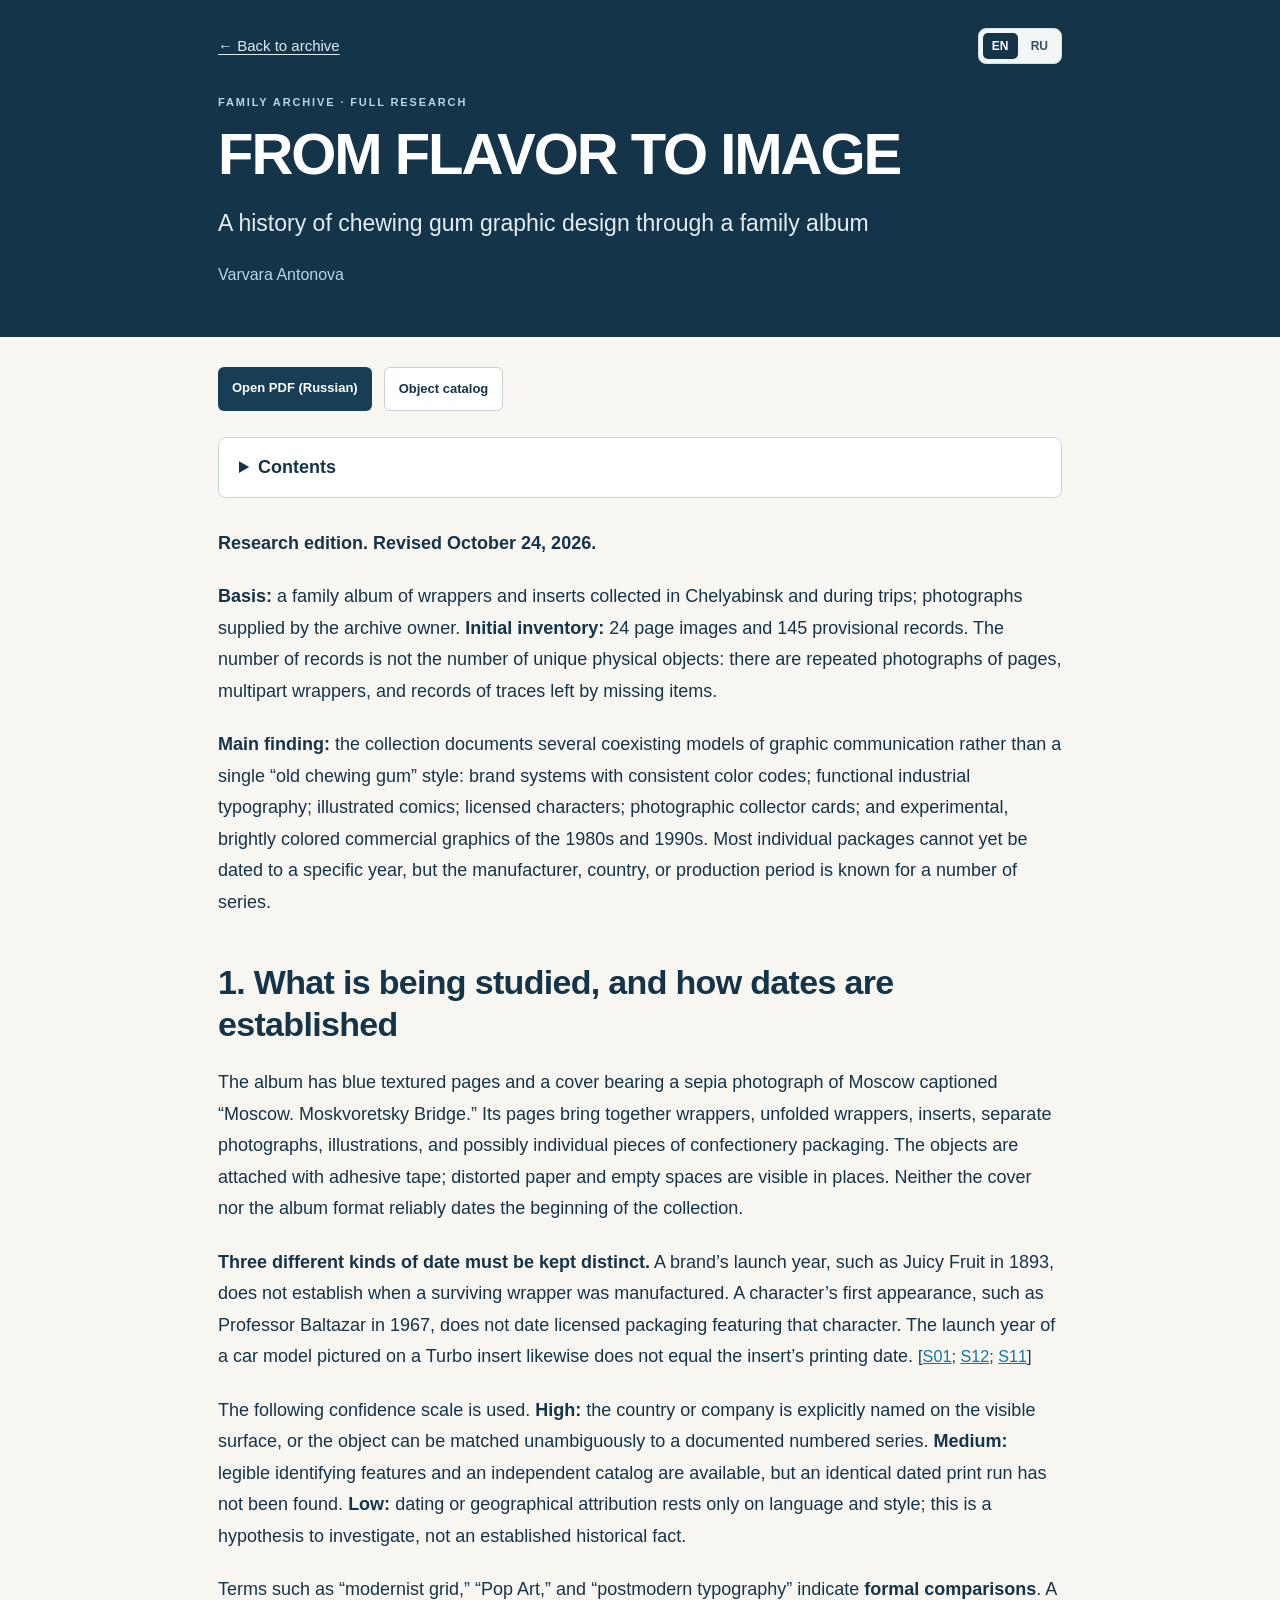
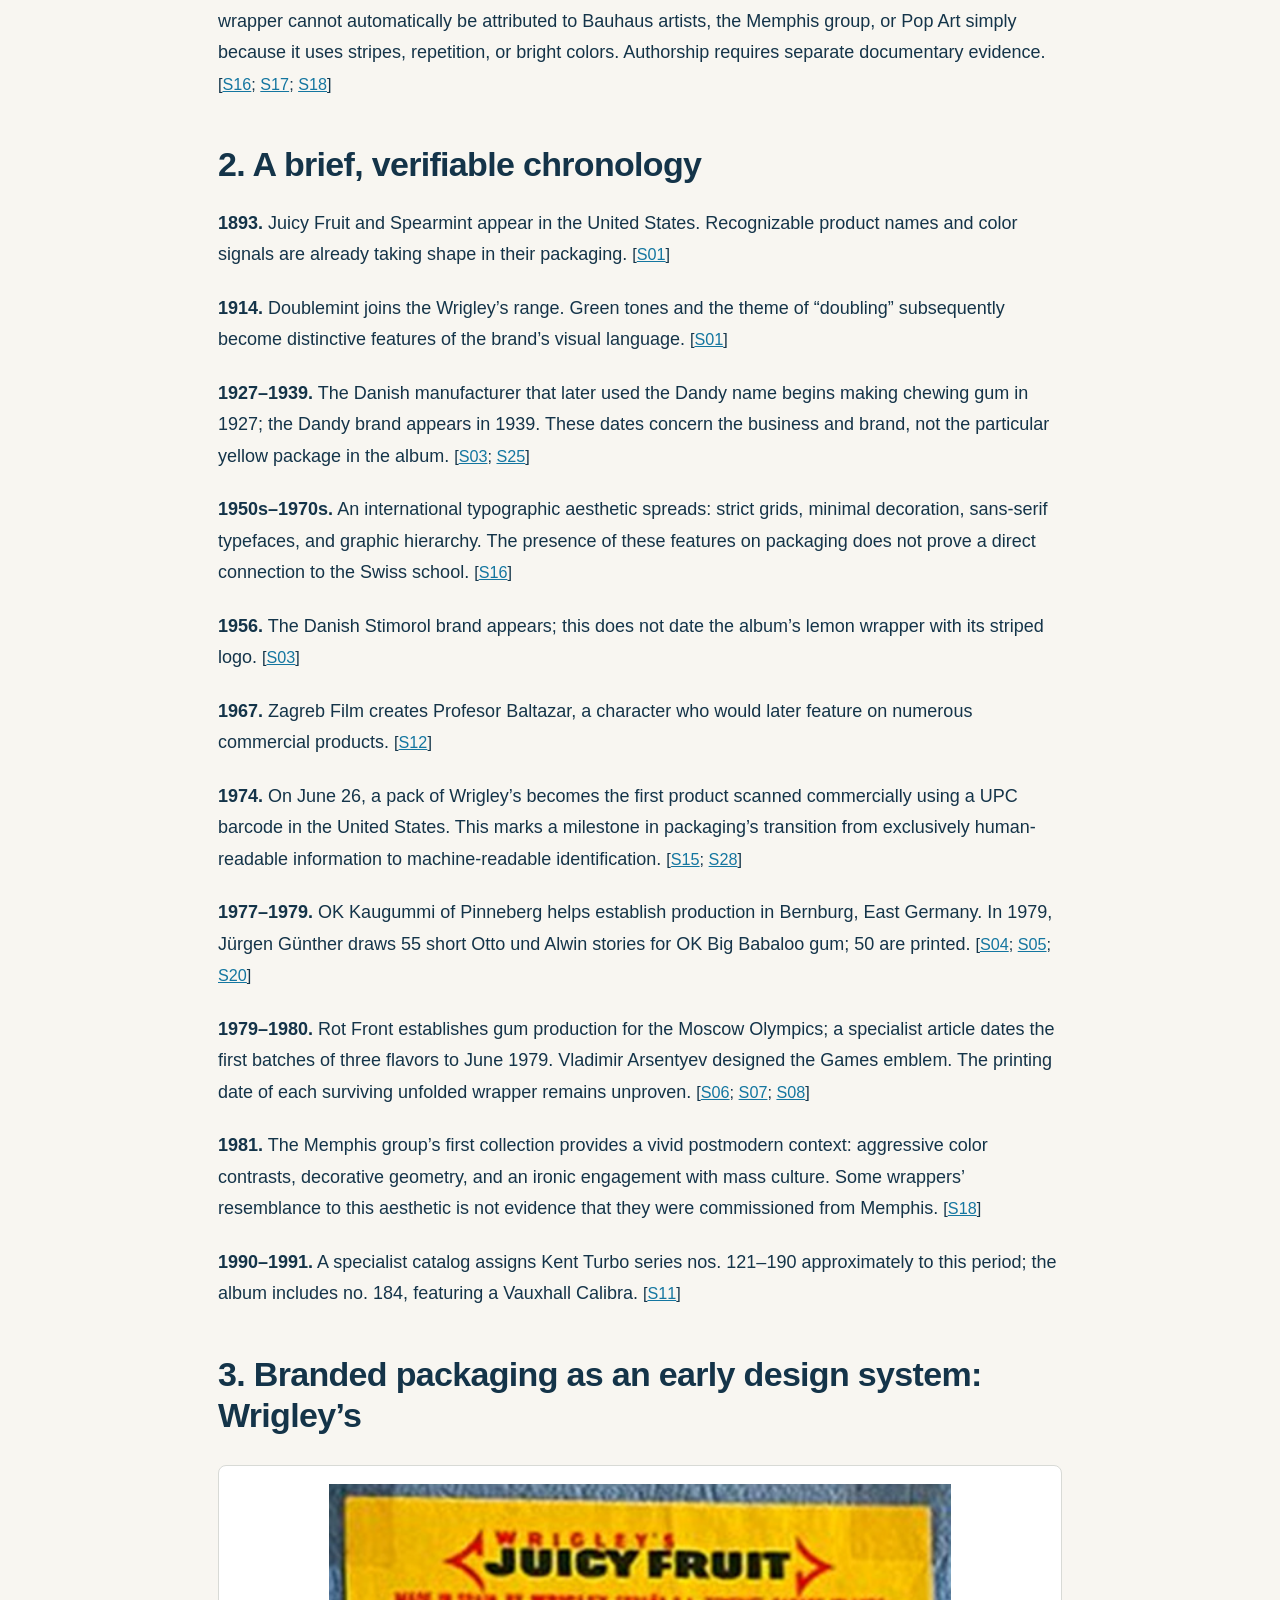
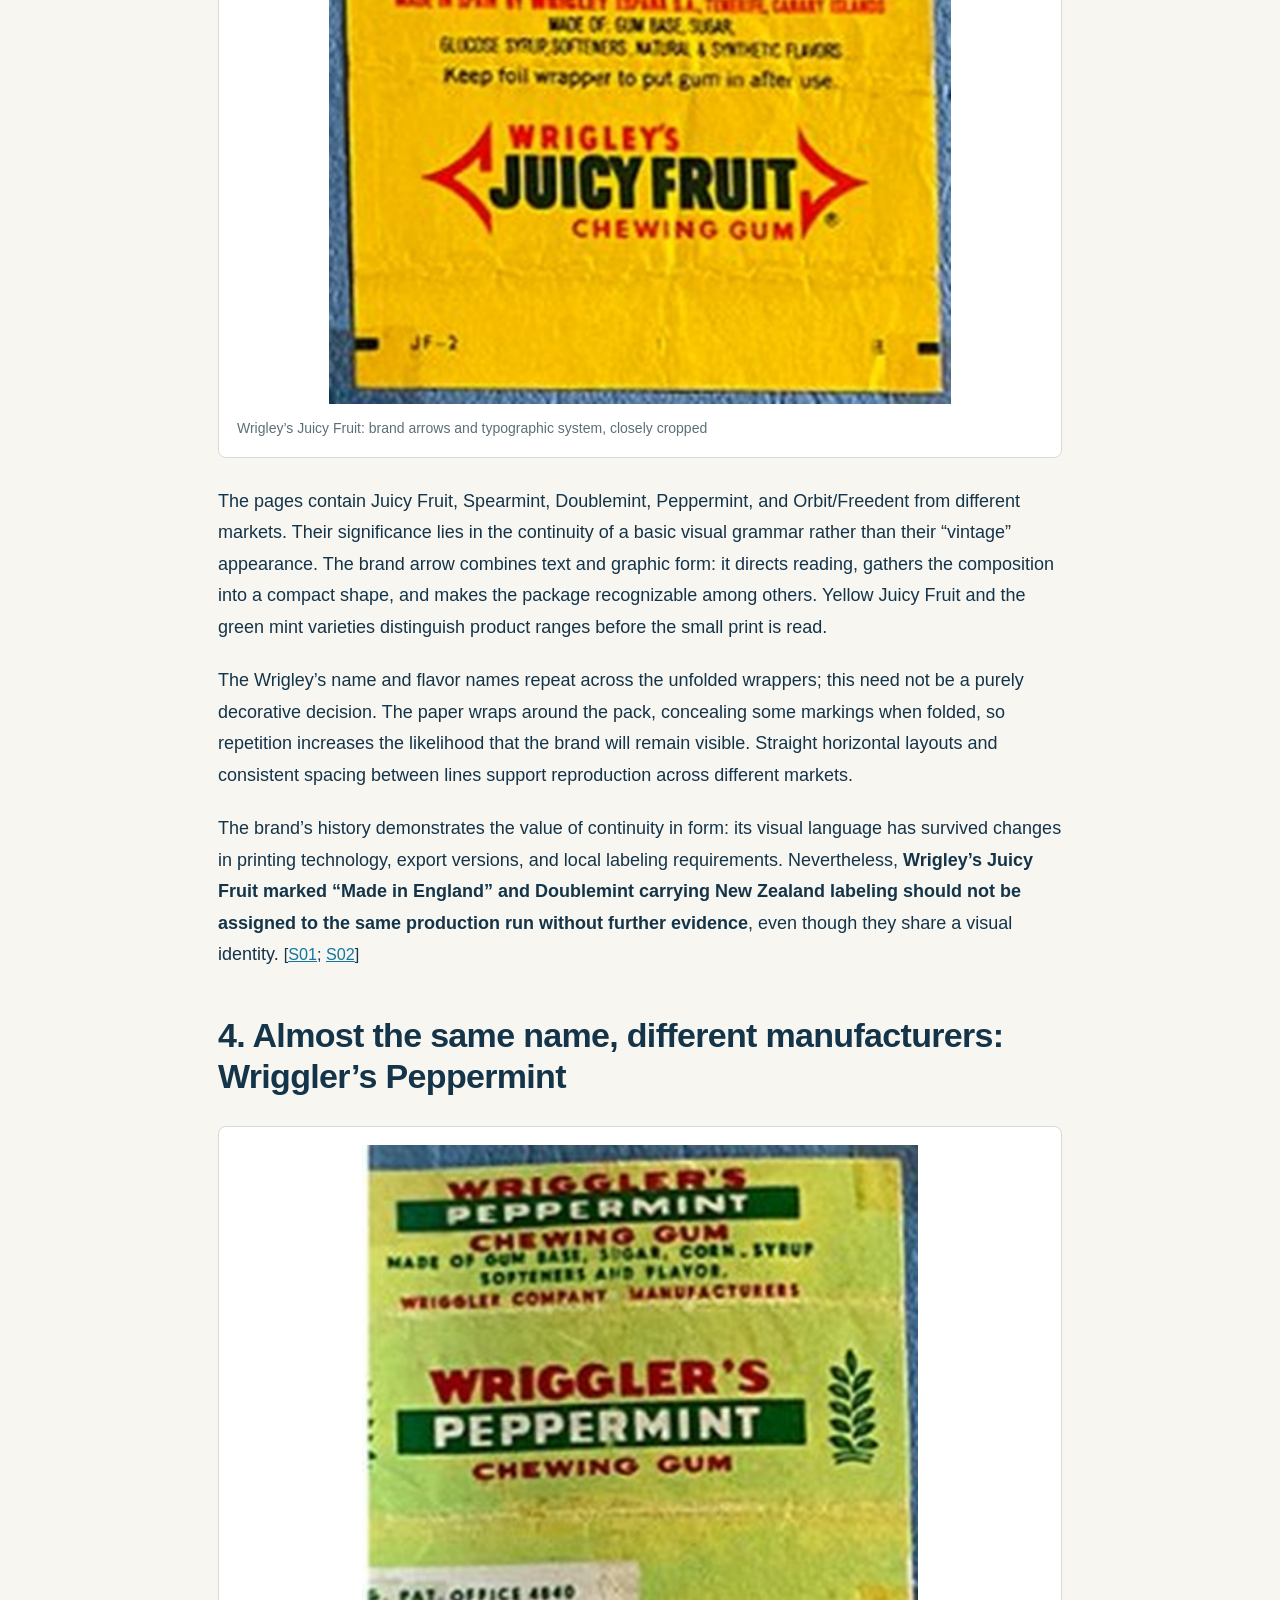
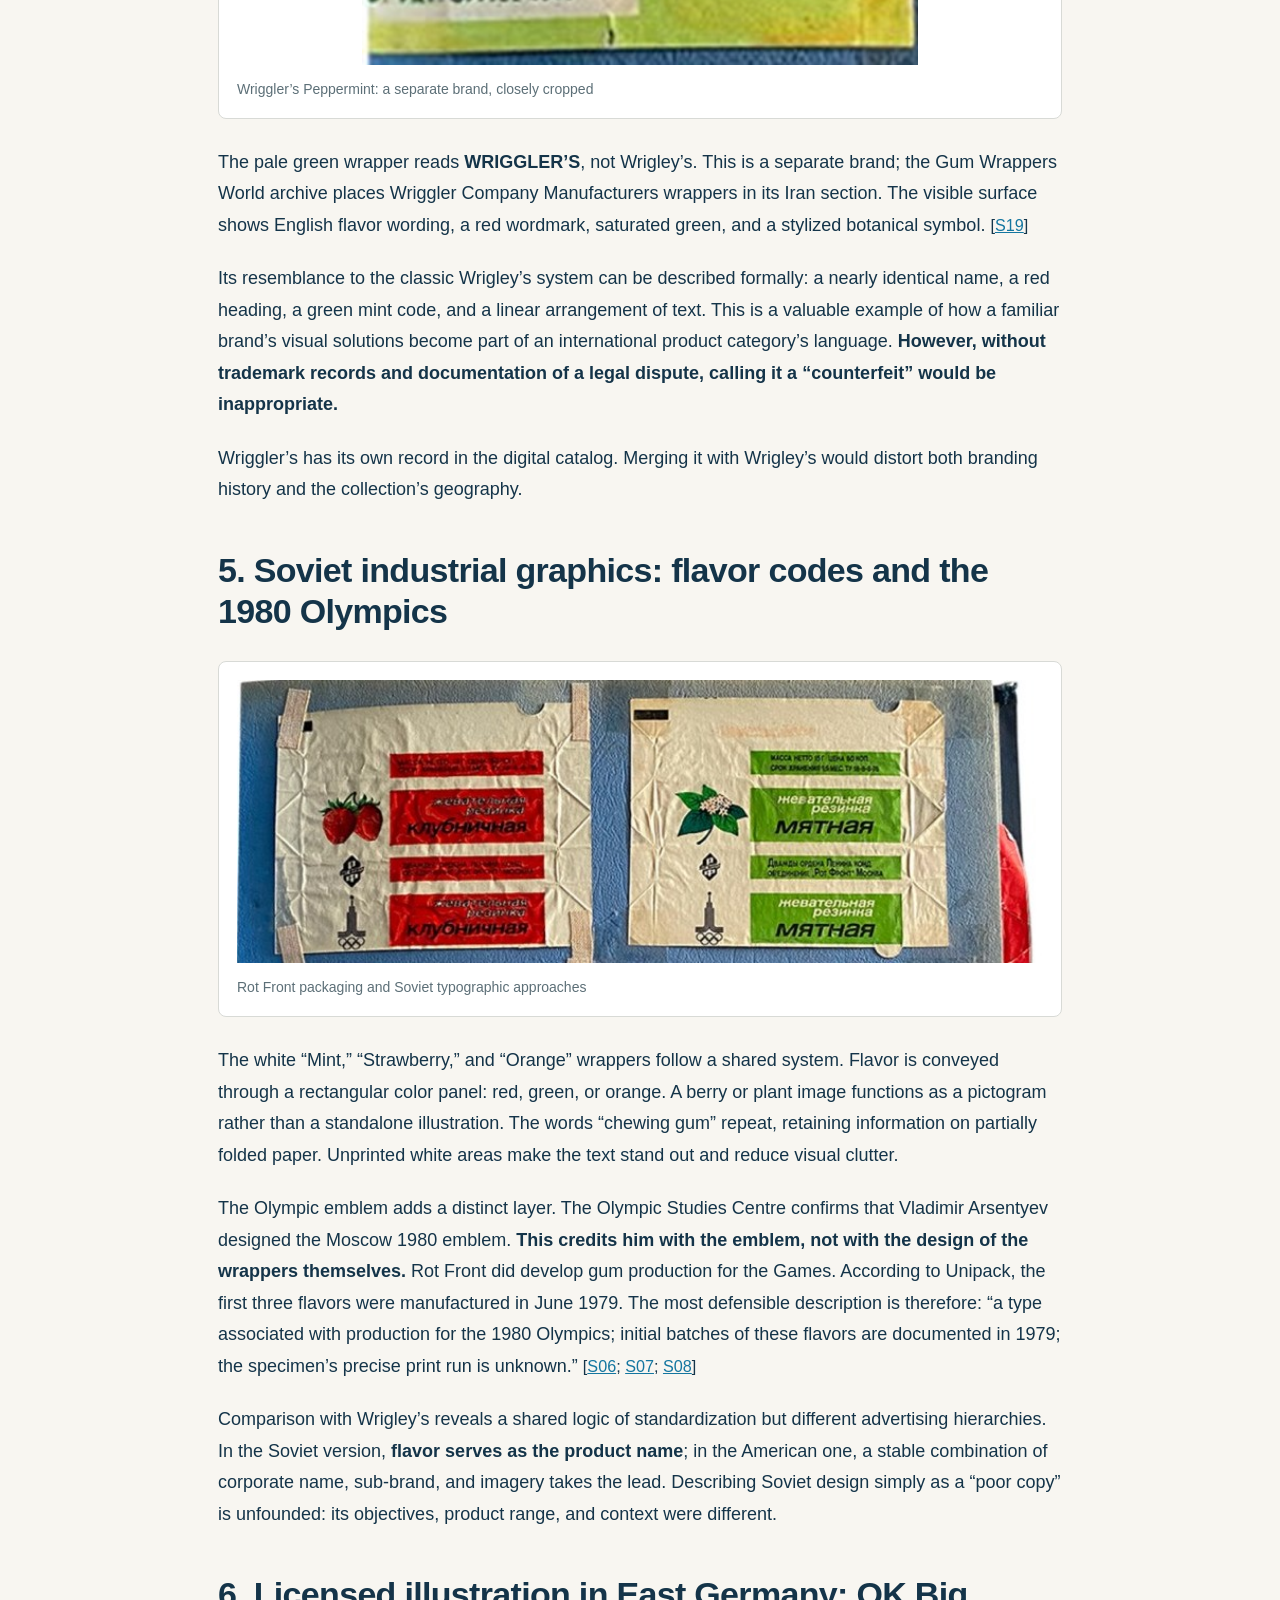
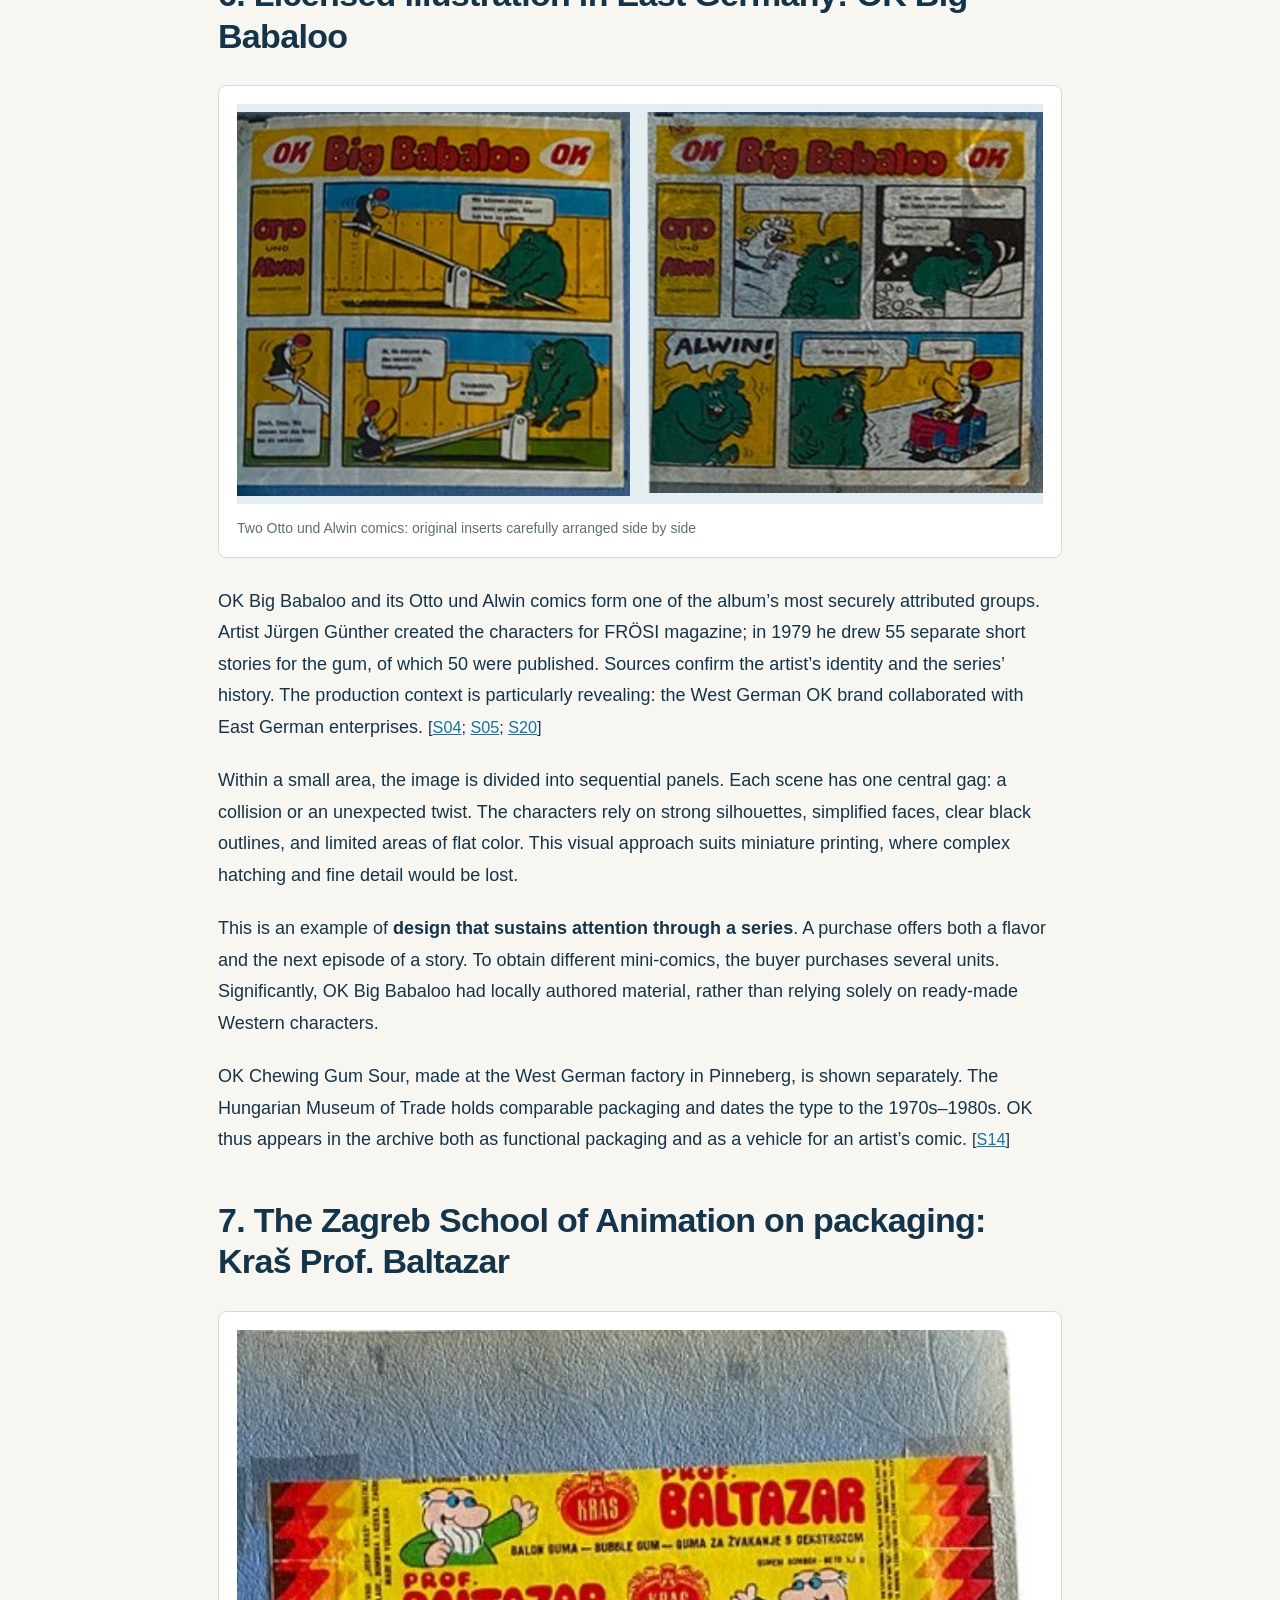
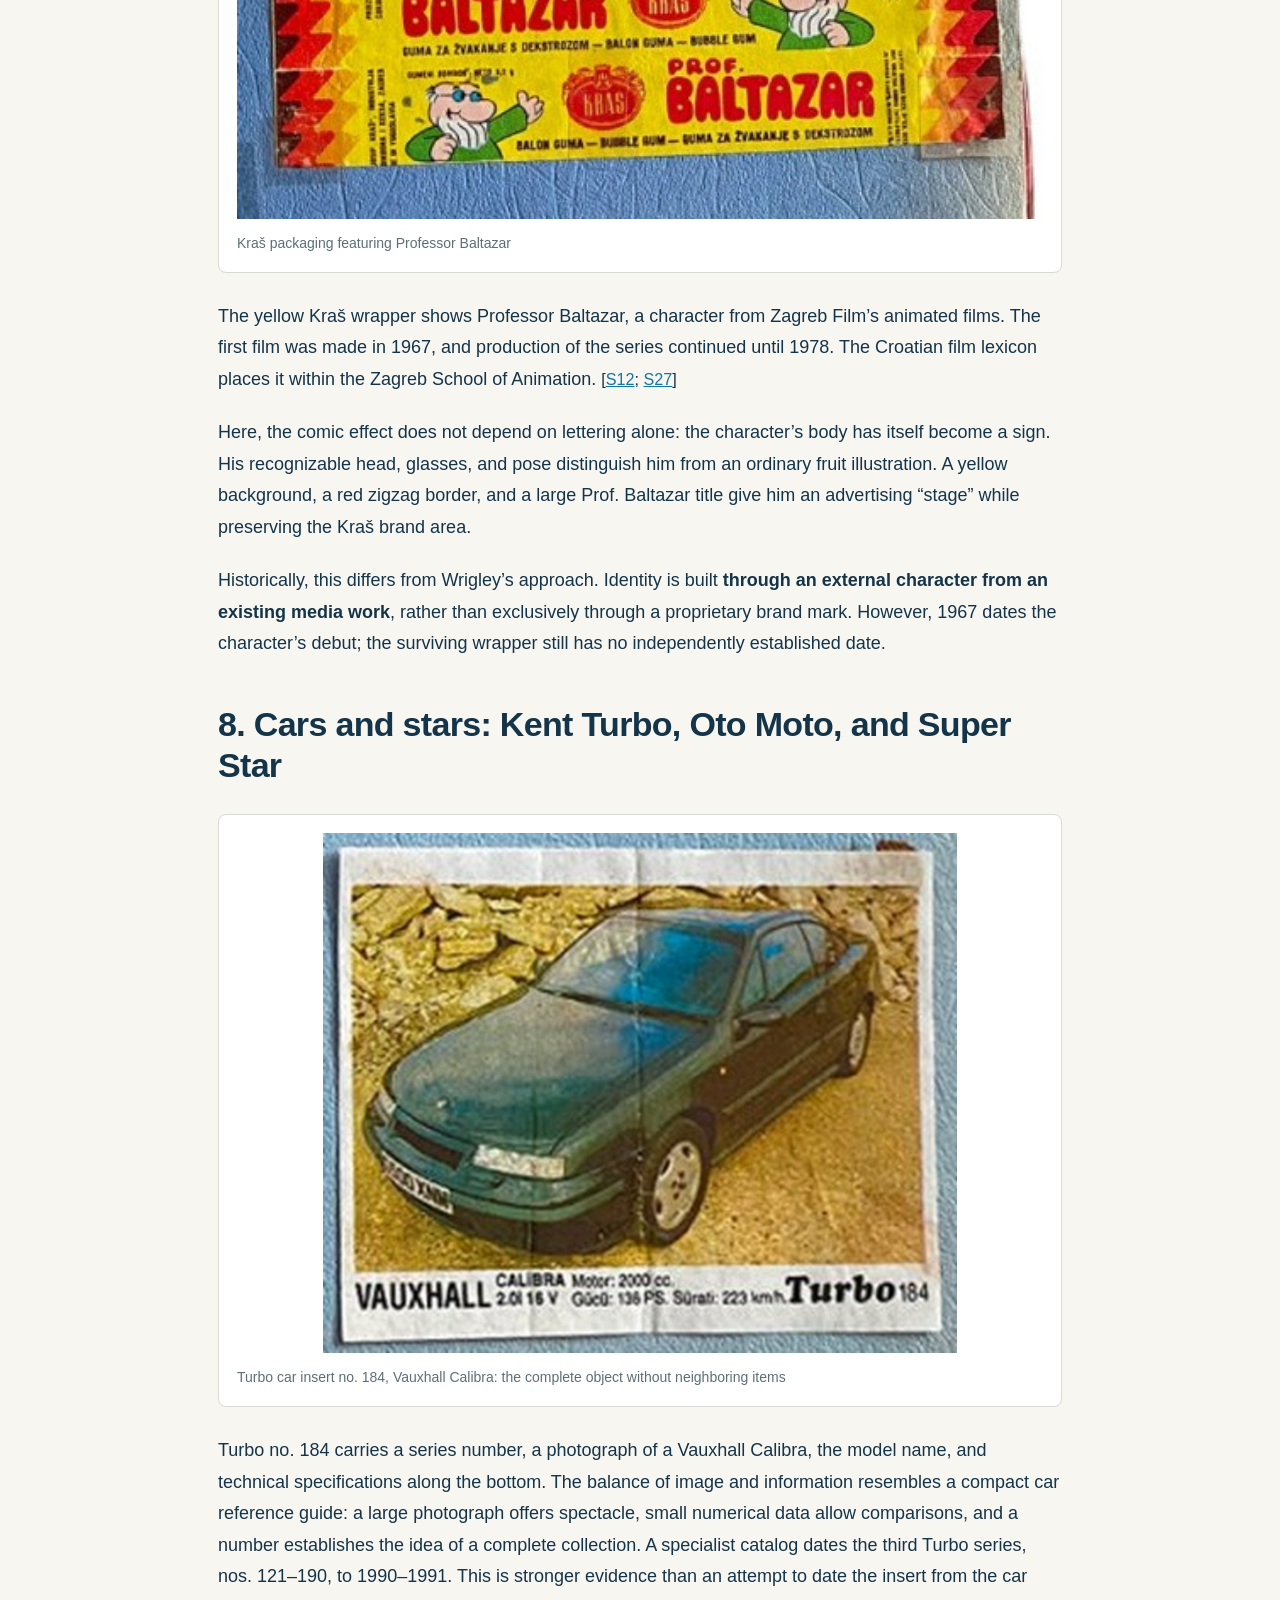
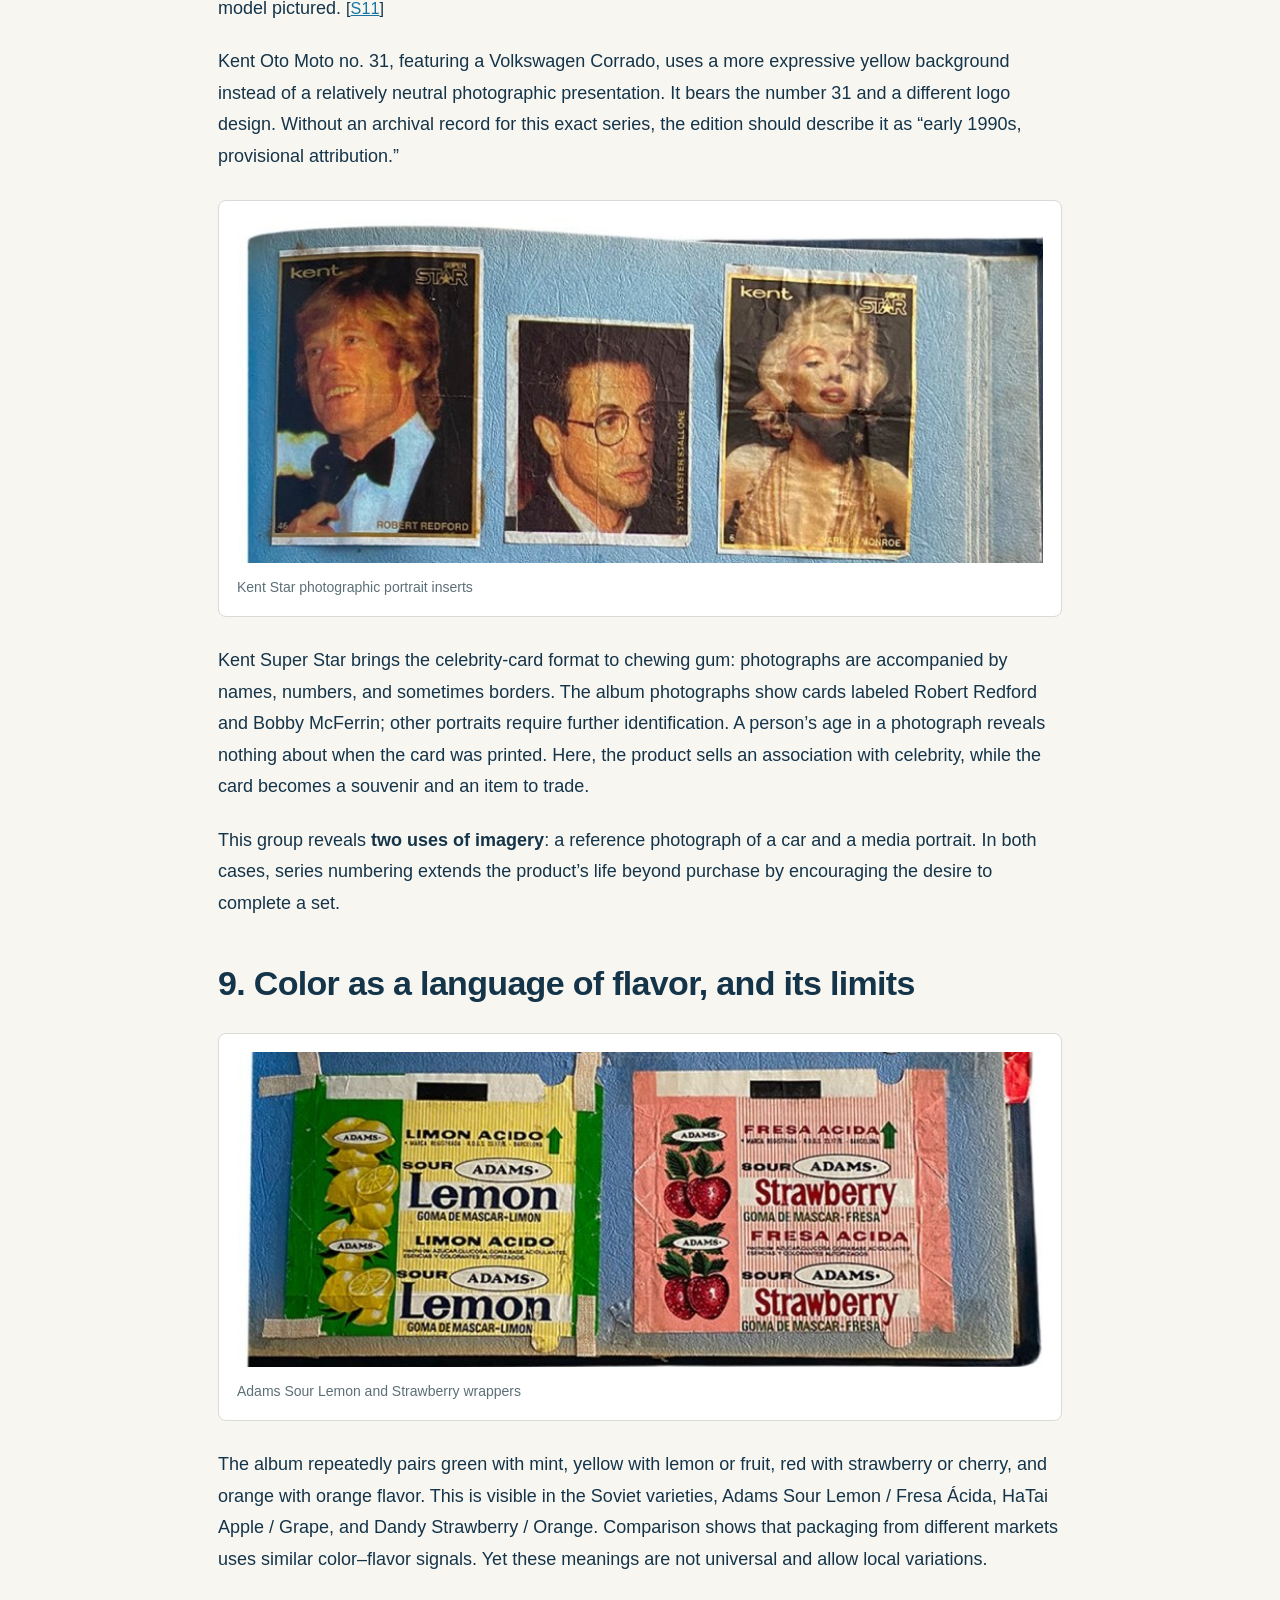
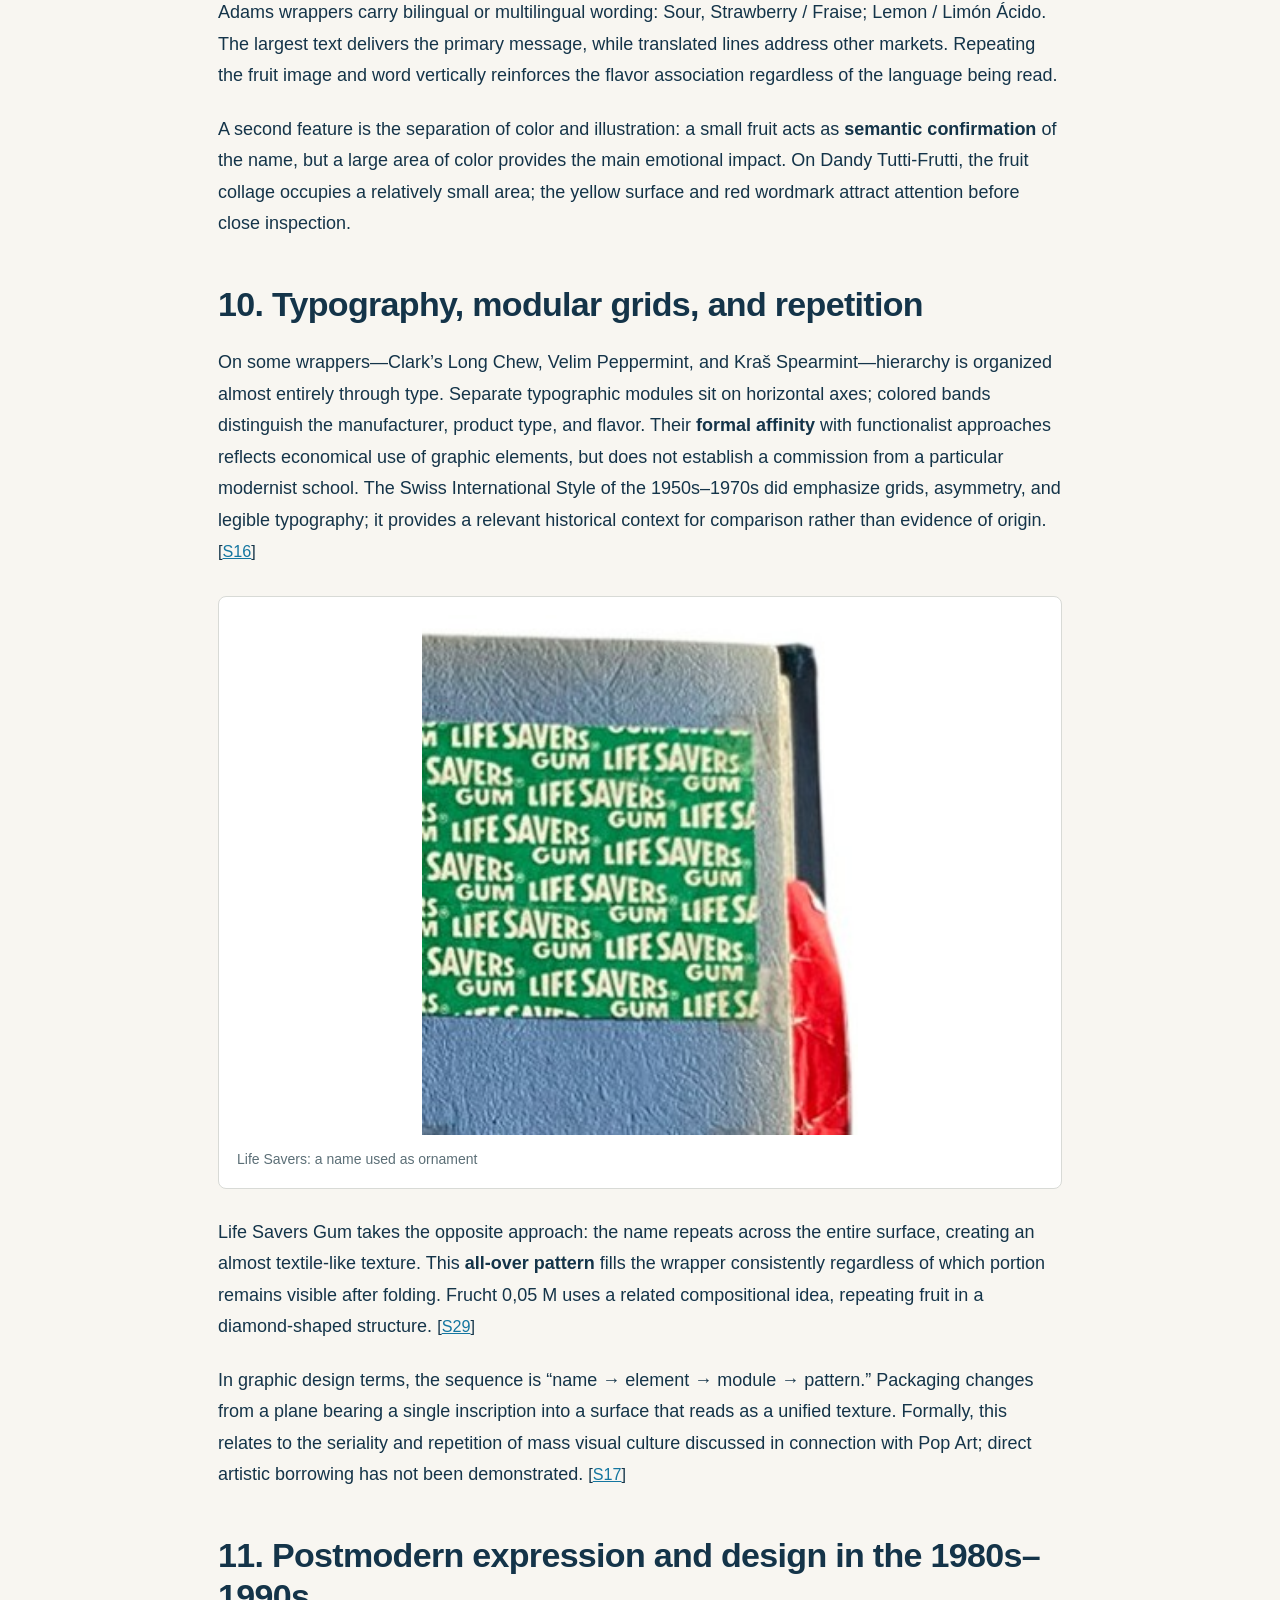
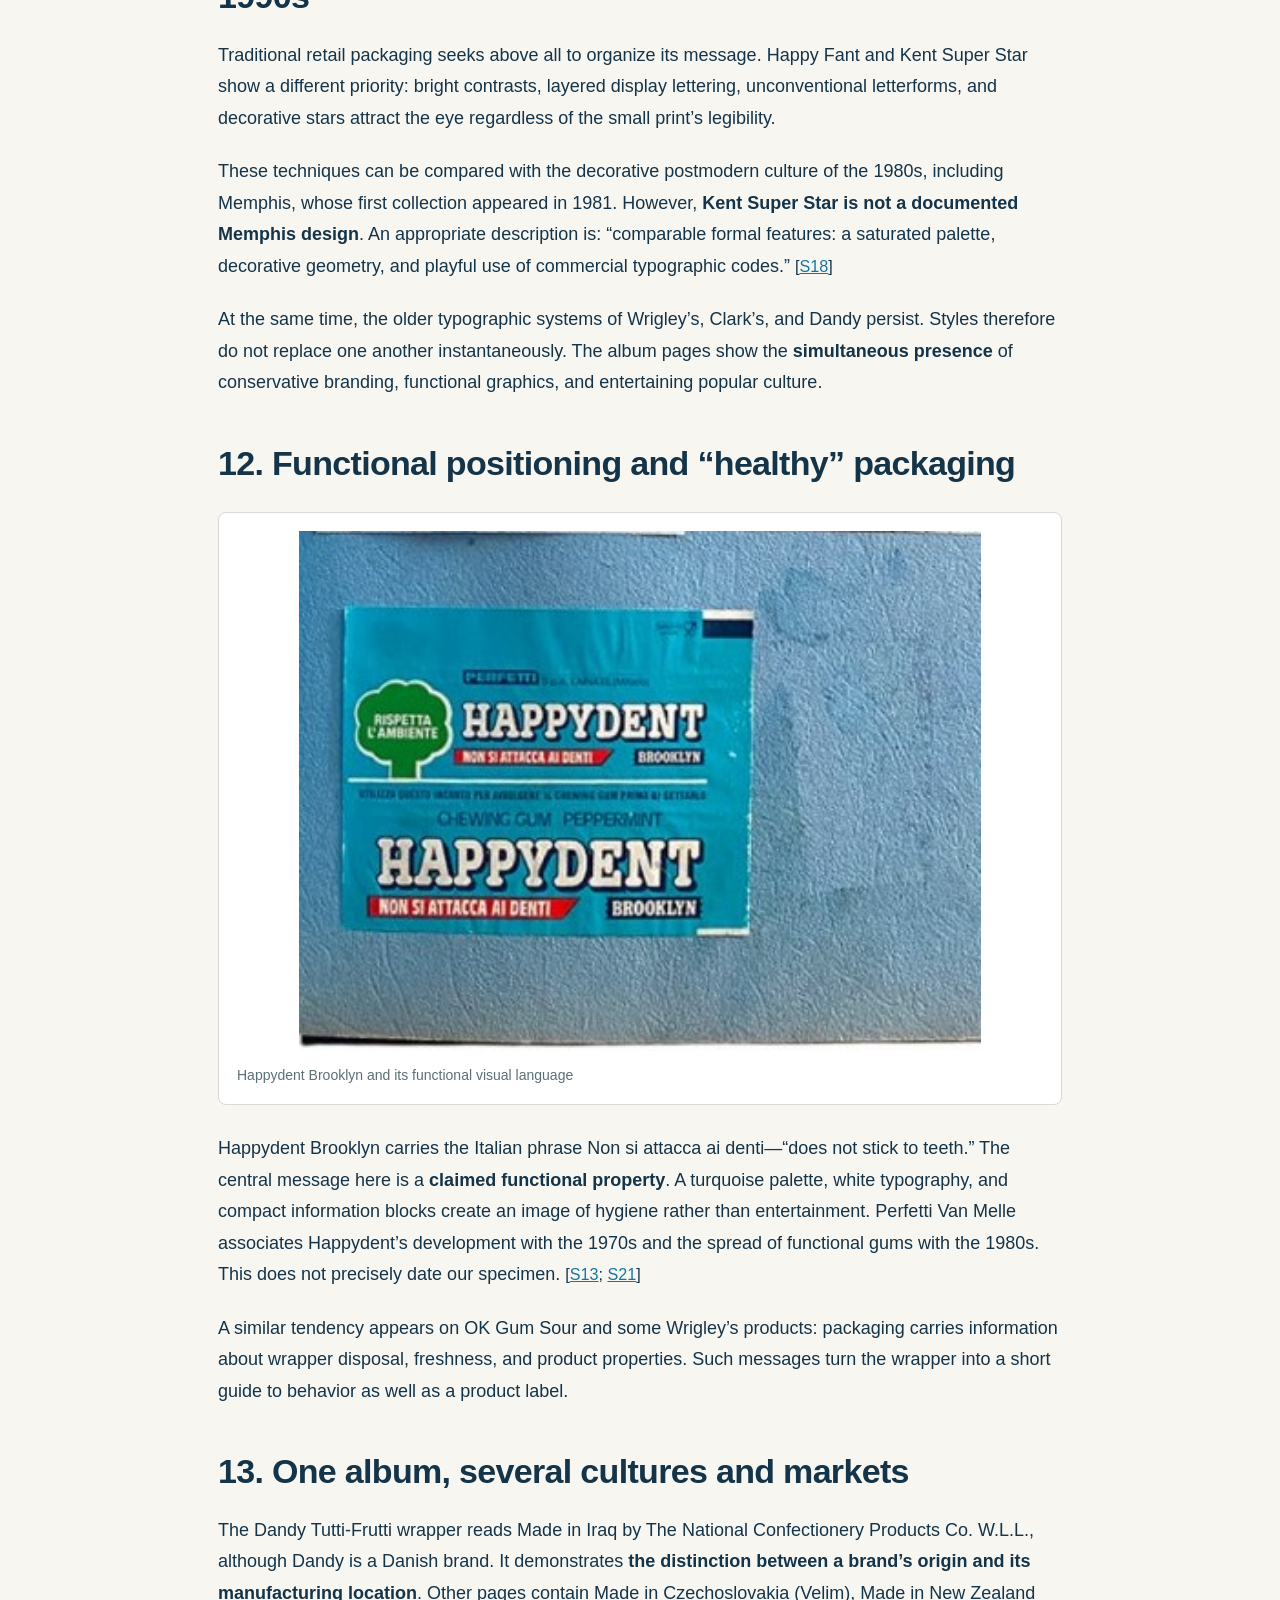
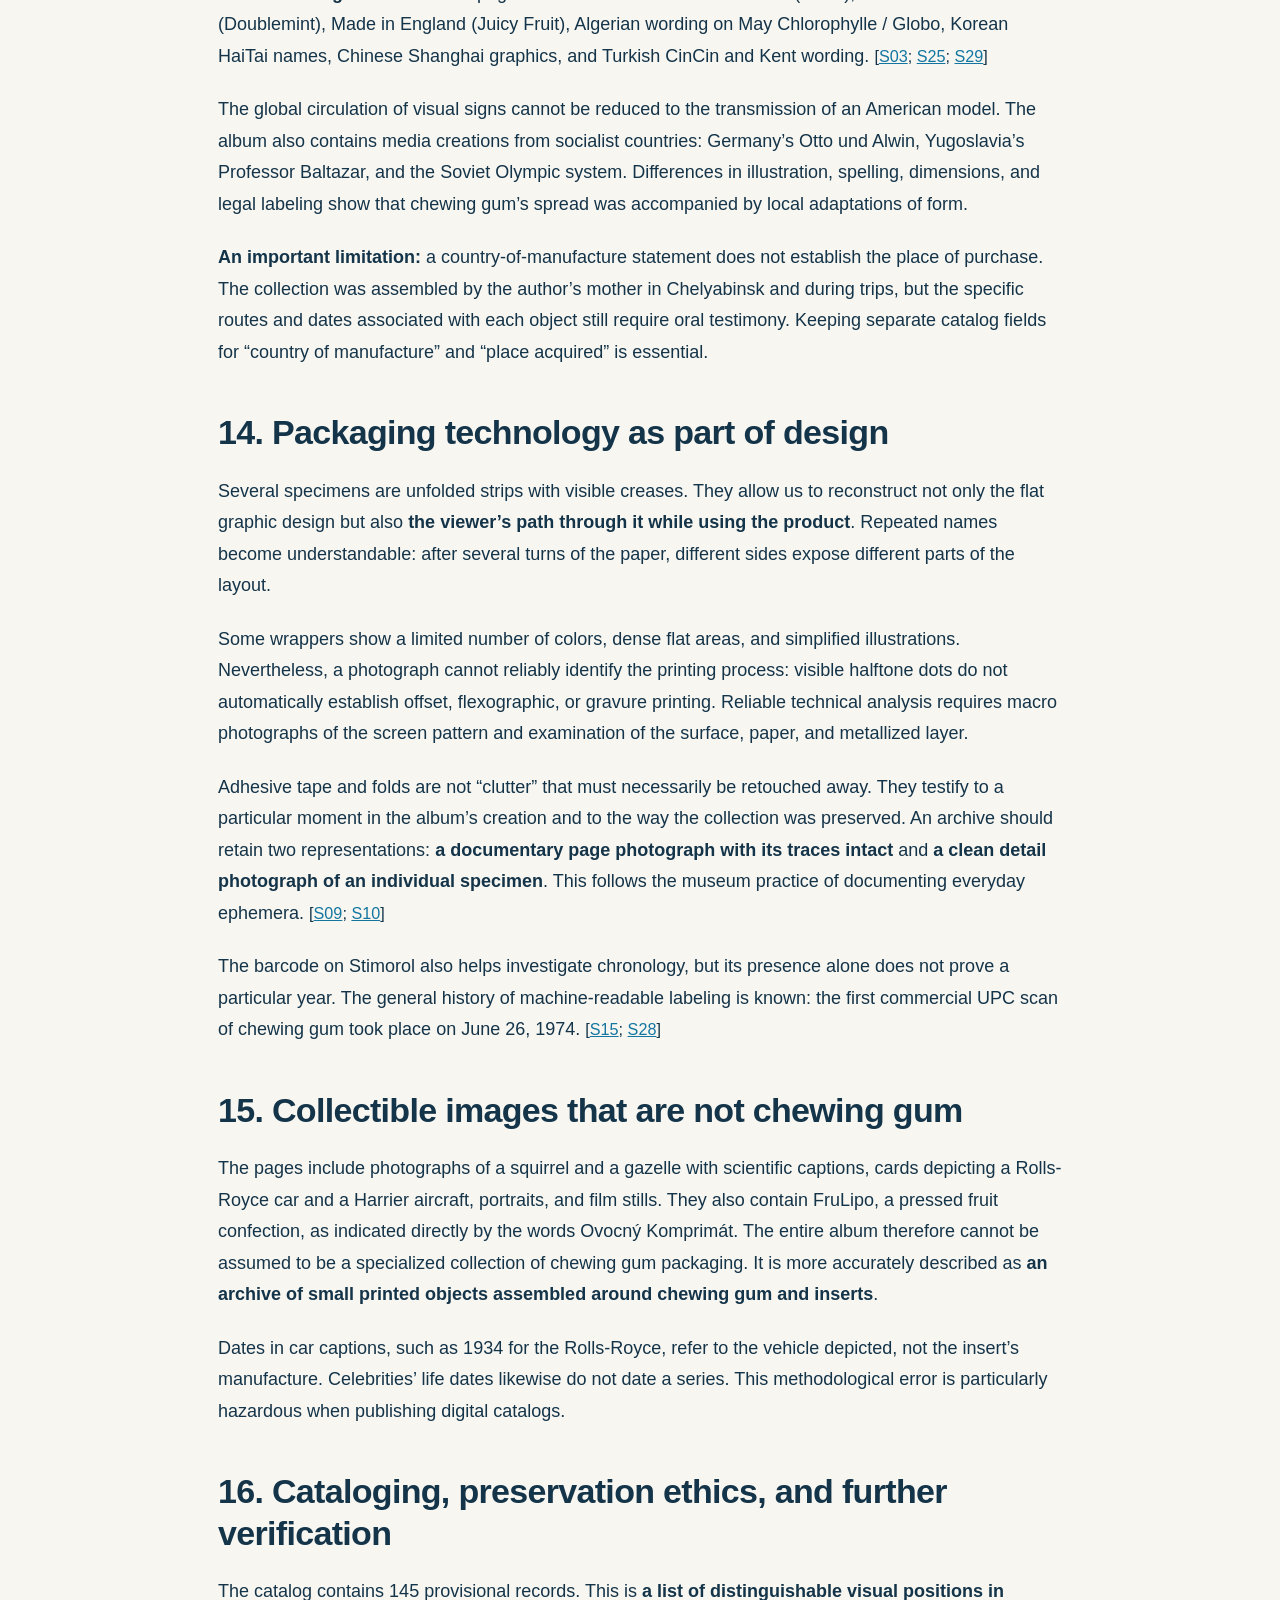
<file: research.html>
<!doctype html>
<html lang="en"><head><meta charset="utf-8"><meta name="viewport" content="width=device-width,initial-scale=1">
<title>From Flavor to Image — Full Research | Varvara Antonova</title>
<meta name="description" content="Full research on the history of chewing gum graphic design through a family album, with illustrations, a chronology, and sources."><meta name="author" content="Varvara Antonova">
<link rel="stylesheet" href="assets/site.css"><link rel="stylesheet" href="assets/research.css?v=9705ce7378ca">
<script src="assets/research.js?v=f2c38f2de360" defer></script></head>
<body class="research-document">
<header class="research-head"><div class="wrap"><div class="research-toolbar">
<a class="research-back" id="researchBack" href="./?lang=en" data-research-label="back">← Back to archive</a>
<div class="langswitch" role="group" aria-label="Language / Язык"><button type="button" data-lang="en" class="active" aria-pressed="true">EN</button><button type="button" data-lang="ru" aria-pressed="false">RU</button></div></div>
<div class="eyebrow" data-research-label="eyebrow">FAMILY ARCHIVE · FULL RESEARCH</div>
<h1 data-research-label="title">FROM FLAVOR TO IMAGE</h1><p class="research-subtitle" data-research-label="subtitle">A history of chewing gum graphic design through a family album</p><p class="research-author" data-research-label="author">Varvara Antonova</p></div></header>
<main class="research-content"><div class="research-actions"><a class="button" href="Issledovanie_zhvachki.pdf" data-research-label="pdf">Open PDF (Russian)</a><a class="button ghost" id="researchCatalog" href="./?lang=en#catalog" data-research-label="catalog">Object catalog</a></div>
<details class="research-toc"><summary data-research-label="contents">Contents</summary><ol id="researchToc"><li><a href="#section-01">1. What is being studied, and how dates are established</a></li><li><a href="#section-02">2. A brief, verifiable chronology</a></li><li><a href="#section-03">3. Branded packaging as an early design system: Wrigley’s</a></li><li><a href="#section-04">4. Almost the same name, different manufacturers: Wriggler’s Peppermint</a></li><li><a href="#section-05">5. Soviet industrial graphics: flavor codes and the 1980 Olympics</a></li><li><a href="#section-06">6. Licensed illustration in East Germany: OK Big Babaloo</a></li><li><a href="#section-07">7. The Zagreb School of Animation on packaging: Kraš Prof. Baltazar</a></li><li><a href="#section-08">8. Cars and stars: Kent Turbo, Oto Moto, and Super Star</a></li><li><a href="#section-09">9. Color as a language of flavor, and its limits</a></li><li><a href="#section-10">10. Typography, modular grids, and repetition</a></li><li><a href="#section-11">11. Postmodern expression and design in the 1980s–1990s</a></li><li><a href="#section-12">12. Functional positioning and “healthy” packaging</a></li><li><a href="#section-13">13. One album, several cultures and markets</a></li><li><a href="#section-14">14. Packaging technology as part of design</a></li><li><a href="#section-15">15. Collectible images that are not chewing gum</a></li><li><a href="#section-16">16. Cataloging, preservation ethics, and further verification</a></li><li><a href="#section-17">17. Conclusion</a></li><li><a href="#section-18">APPENDIX A. Historical cases and their evidential status</a></li><li><a href="#section-19">APPENDIX B. All original pages</a></li><li><a href="#section-20">SOURCES</a></li></ol></details>
<article class="research-body" id="researchBody" aria-label="Full research text"><p><strong>Research edition. Revised October 24, 2026.</strong></p>
<p><strong>Basis:</strong> a family album of wrappers and inserts collected in Chelyabinsk and during trips; photographs supplied by the archive owner. <strong>Initial inventory:</strong> 24 page images and 145 provisional records. The number of records is not the number of unique physical objects: there are repeated photographs of pages, multipart wrappers, and records of traces left by missing items.</p>
<p><strong>Main finding:</strong> the collection documents several coexisting models of graphic communication rather than a single “old chewing gum” style: brand systems with consistent color codes; functional industrial typography; illustrated comics; licensed characters; photographic collector cards; and experimental, brightly colored commercial graphics of the 1980s and 1990s. Most individual packages cannot yet be dated to a specific year, but the manufacturer, country, or production period is known for a number of series.</p>
<h2 id="section-01">1. What is being studied, and how dates are established</h2>
<p>The album has blue textured pages and a cover bearing a sepia photograph of Moscow captioned “Moscow. Moskvoretsky Bridge.” Its pages bring together wrappers, unfolded wrappers, inserts, separate photographs, illustrations, and possibly individual pieces of confectionery packaging. The objects are attached with adhesive tape; distorted paper and empty spaces are visible in places. Neither the cover nor the album format reliably dates the beginning of the collection.</p>
<p><strong>Three different kinds of date must be kept distinct.</strong> A brand’s launch year, such as Juicy Fruit in 1893, does not establish when a surviving wrapper was manufactured. A character’s first appearance, such as Professor Baltazar in 1967, does not date licensed packaging featuring that character. The launch year of a car model pictured on a Turbo insert likewise does not equal the insert’s printing date. <span class="research-citations">[<a href="#source-s01">S01</a>; <a href="#source-s12">S12</a>; <a href="#source-s11">S11</a>]</span></p>
<p>The following confidence scale is used. <strong>High:</strong> the country or company is explicitly named on the visible surface, or the object can be matched unambiguously to a documented numbered series. <strong>Medium:</strong> legible identifying features and an independent catalog are available, but an identical dated print run has not been found. <strong>Low:</strong> dating or geographical attribution rests only on language and style; this is a hypothesis to investigate, not an established historical fact.</p>
<p>Terms such as “modernist grid,” “Pop Art,” and “postmodern typography” indicate <strong>formal comparisons</strong>. A wrapper cannot automatically be attributed to Bauhaus artists, the Memphis group, or Pop Art simply because it uses stripes, repetition, or bright colors. Authorship requires separate documentary evidence. <span class="research-citations">[<a href="#source-s16">S16</a>; <a href="#source-s17">S17</a>; <a href="#source-s18">S18</a>]</span></p>
<h2 id="section-02">2. A brief, verifiable chronology</h2>
<p><strong>1893.</strong> Juicy Fruit and Spearmint appear in the United States. Recognizable product names and color signals are already taking shape in their packaging. <span class="research-citations">[<a href="#source-s01">S01</a>]</span></p>
<p><strong>1914.</strong> Doublemint joins the Wrigley’s range. Green tones and the theme of “doubling” subsequently become distinctive features of the brand’s visual language. <span class="research-citations">[<a href="#source-s01">S01</a>]</span></p>
<p><strong>1927–1939.</strong> The Danish manufacturer that later used the Dandy name begins making chewing gum in 1927; the Dandy brand appears in 1939. These dates concern the business and brand, not the particular yellow package in the album. <span class="research-citations">[<a href="#source-s03">S03</a>; <a href="#source-s25">S25</a>]</span></p>
<p><strong>1950s–1970s.</strong> An international typographic aesthetic spreads: strict grids, minimal decoration, sans-serif typefaces, and graphic hierarchy. The presence of these features on packaging does not prove a direct connection to the Swiss school. <span class="research-citations">[<a href="#source-s16">S16</a>]</span></p>
<p><strong>1956.</strong> The Danish Stimorol brand appears; this does not date the album’s lemon wrapper with its striped logo. <span class="research-citations">[<a href="#source-s03">S03</a>]</span></p>
<p><strong>1967.</strong> Zagreb Film creates Profesor Baltazar, a character who would later feature on numerous commercial products. <span class="research-citations">[<a href="#source-s12">S12</a>]</span></p>
<p><strong>1974.</strong> On June 26, a pack of Wrigley’s becomes the first product scanned commercially using a UPC barcode in the United States. This marks a milestone in packaging’s transition from exclusively human-readable information to machine-readable identification. <span class="research-citations">[<a href="#source-s15">S15</a>; <a href="#source-s28">S28</a>]</span></p>
<p><strong>1977–1979.</strong> OK Kaugummi of Pinneberg helps establish production in Bernburg, East Germany. In 1979, Jürgen Günther draws 55 short Otto und Alwin stories for OK Big Babaloo gum; 50 are printed. <span class="research-citations">[<a href="#source-s04">S04</a>; <a href="#source-s05">S05</a>; <a href="#source-s20">S20</a>]</span></p>
<p><strong>1979–1980.</strong> Rot Front establishes gum production for the Moscow Olympics; a specialist article dates the first batches of three flavors to June 1979. Vladimir Arsentyev designed the Games emblem. The printing date of each surviving unfolded wrapper remains unproven. <span class="research-citations">[<a href="#source-s06">S06</a>; <a href="#source-s07">S07</a>; <a href="#source-s08">S08</a>]</span></p>
<p><strong>1981.</strong> The Memphis group’s first collection provides a vivid postmodern context: aggressive color contrasts, decorative geometry, and an ironic engagement with mass culture. Some wrappers’ resemblance to this aesthetic is not evidence that they were commissioned from Memphis. <span class="research-citations">[<a href="#source-s18">S18</a>]</span></p>
<p><strong>1990–1991.</strong> A specialist catalog assigns Kent Turbo series nos. 121–190 approximately to this period; the album includes no. 184, featuring a Vauxhall Calibra. <span class="research-citations">[<a href="#source-s11">S11</a>]</span></p>
<h2 id="section-03">3. Branded packaging as an early design system: Wrigley’s</h2>
<figure><img src="assets/details/juicy.jpg" alt="Wrigley’s Juicy Fruit: brand arrows and typographic system, closely cropped" loading="lazy"><figcaption>Wrigley’s Juicy Fruit: brand arrows and typographic system, closely cropped</figcaption></figure>
<p>The pages contain Juicy Fruit, Spearmint, Doublemint, Peppermint, and Orbit/Freedent from different markets. Their significance lies in the continuity of a basic visual grammar rather than their “vintage” appearance. The brand arrow combines text and graphic form: it directs reading, gathers the composition into a compact shape, and makes the package recognizable among others. Yellow Juicy Fruit and the green mint varieties distinguish product ranges before the small print is read.</p>
<p>The Wrigley’s name and flavor names repeat across the unfolded wrappers; this need not be a purely decorative decision. The paper wraps around the pack, concealing some markings when folded, so repetition increases the likelihood that the brand will remain visible. Straight horizontal layouts and consistent spacing between lines support reproduction across different markets.</p>
<p>The brand’s history demonstrates the value of continuity in form: its visual language has survived changes in printing technology, export versions, and local labeling requirements. Nevertheless, <strong>Wrigley’s Juicy Fruit marked “Made in England” and Doublemint carrying New Zealand labeling should not be assigned to the same production run without further evidence</strong>, even though they share a visual identity. <span class="research-citations">[<a href="#source-s01">S01</a>; <a href="#source-s02">S02</a>]</span></p>
<h2 id="section-04">4. Almost the same name, different manufacturers: Wriggler’s Peppermint</h2>
<figure><img src="assets/details/wriggler.jpg" alt="Wriggler’s Peppermint: a separate brand, closely cropped" loading="lazy"><figcaption>Wriggler’s Peppermint: a separate brand, closely cropped</figcaption></figure>
<p>The pale green wrapper reads <strong>WRIGGLER’S</strong>, not Wrigley’s. This is a separate brand; the Gum Wrappers World archive places Wriggler Company Manufacturers wrappers in its Iran section. The visible surface shows English flavor wording, a red wordmark, saturated green, and a stylized botanical symbol. <span class="research-citations">[<a href="#source-s19">S19</a>]</span></p>
<p>Its resemblance to the classic Wrigley’s system can be described formally: a nearly identical name, a red heading, a green mint code, and a linear arrangement of text. This is a valuable example of how a familiar brand’s visual solutions become part of an international product category’s language. <strong>However, without trademark records and documentation of a legal dispute, calling it a “counterfeit” would be inappropriate.</strong></p>
<p>Wriggler’s has its own record in the digital catalog. Merging it with Wrigley’s would distort both branding history and the collection’s geography.</p>
<h2 id="section-05">5. Soviet industrial graphics: flavor codes and the 1980 Olympics</h2>
<figure><img src="assets/details/soviet_flavors.jpg" alt="Rot Front packaging and Soviet typographic approaches" loading="lazy"><figcaption>Rot Front packaging and Soviet typographic approaches</figcaption></figure>
<p>The white “Mint,” “Strawberry,” and “Orange” wrappers follow a shared system. Flavor is conveyed through a rectangular color panel: red, green, or orange. A berry or plant image functions as a pictogram rather than a standalone illustration. The words “chewing gum” repeat, retaining information on partially folded paper. Unprinted white areas make the text stand out and reduce visual clutter.</p>
<p>The Olympic emblem adds a distinct layer. The Olympic Studies Centre confirms that Vladimir Arsentyev designed the Moscow 1980 emblem. <strong>This credits him with the emblem, not with the design of the wrappers themselves.</strong> Rot Front did develop gum production for the Games. According to Unipack, the first three flavors were manufactured in June 1979. The most defensible description is therefore: “a type associated with production for the 1980 Olympics; initial batches of these flavors are documented in 1979; the specimen’s precise print run is unknown.” <span class="research-citations">[<a href="#source-s06">S06</a>; <a href="#source-s07">S07</a>; <a href="#source-s08">S08</a>]</span></p>
<p>Comparison with Wrigley’s reveals a shared logic of standardization but different advertising hierarchies. In the Soviet version, <strong>flavor serves as the product name</strong>; in the American one, a stable combination of corporate name, sub-brand, and imagery takes the lead. Describing Soviet design simply as a “poor copy” is unfounded: its objectives, product range, and context were different.</p>
<h2 id="section-06">6. Licensed illustration in East Germany: OK Big Babaloo</h2>
<figure><img src="assets/details/ok_big_babaloo.jpg" alt="Two Otto und Alwin comics: original inserts carefully arranged side by side" loading="lazy"><figcaption>Two Otto und Alwin comics: original inserts carefully arranged side by side</figcaption></figure>
<p>OK Big Babaloo and its Otto und Alwin comics form one of the album’s most securely attributed groups. Artist Jürgen Günther created the characters for FRÖSI magazine; in 1979 he drew 55 separate short stories for the gum, of which 50 were published. Sources confirm the artist’s identity and the series’ history. The production context is particularly revealing: the West German OK brand collaborated with East German enterprises. <span class="research-citations">[<a href="#source-s04">S04</a>; <a href="#source-s05">S05</a>; <a href="#source-s20">S20</a>]</span></p>
<p>Within a small area, the image is divided into sequential panels. Each scene has one central gag: a collision or an unexpected twist. The characters rely on strong silhouettes, simplified faces, clear black outlines, and limited areas of flat color. This visual approach suits miniature printing, where complex hatching and fine detail would be lost.</p>
<p>This is an example of <strong>design that sustains attention through a series</strong>. A purchase offers both a flavor and the next episode of a story. To obtain different mini-comics, the buyer purchases several units. Significantly, OK Big Babaloo had locally authored material, rather than relying solely on ready-made Western characters.</p>
<p>OK Chewing Gum Sour, made at the West German factory in Pinneberg, is shown separately. The Hungarian Museum of Trade holds comparable packaging and dates the type to the 1970s–1980s. OK thus appears in the archive both as functional packaging and as a vehicle for an artist’s comic. <span class="research-citations">[<a href="#source-s14">S14</a>]</span></p>
<h2 id="section-07">7. The Zagreb School of Animation on packaging: Kraš Prof. Baltazar</h2>
<figure><img src="assets/details/baltazar.jpg" alt="Kraš packaging featuring Professor Baltazar" loading="lazy"><figcaption>Kraš packaging featuring Professor Baltazar</figcaption></figure>
<p>The yellow Kraš wrapper shows Professor Baltazar, a character from Zagreb Film’s animated films. The first film was made in 1967, and production of the series continued until 1978. The Croatian film lexicon places it within the Zagreb School of Animation. <span class="research-citations">[<a href="#source-s12">S12</a>; <a href="#source-s27">S27</a>]</span></p>
<p>Here, the comic effect does not depend on lettering alone: the character’s body has itself become a sign. His recognizable head, glasses, and pose distinguish him from an ordinary fruit illustration. A yellow background, a red zigzag border, and a large Prof. Baltazar title give him an advertising “stage” while preserving the Kraš brand area.</p>
<p>Historically, this differs from Wrigley’s approach. Identity is built <strong>through an external character from an existing media work</strong>, rather than exclusively through a proprietary brand mark. However, 1967 dates the character’s debut; the surviving wrapper still has no independently established date.</p>
<h2 id="section-08">8. Cars and stars: Kent Turbo, Oto Moto, and Super Star</h2>
<figure><img src="assets/details/turbo.jpg" alt="Turbo car insert no. 184, Vauxhall Calibra: the complete object without neighboring items" loading="lazy"><figcaption>Turbo car insert no. 184, Vauxhall Calibra: the complete object without neighboring items</figcaption></figure>
<p>Turbo no. 184 carries a series number, a photograph of a Vauxhall Calibra, the model name, and technical specifications along the bottom. The balance of image and information resembles a compact car reference guide: a large photograph offers spectacle, small numerical data allow comparisons, and a number establishes the idea of a complete collection. A specialist catalog dates the third Turbo series, nos. 121–190, to 1990–1991. This is stronger evidence than an attempt to date the insert from the car model pictured. <span class="research-citations">[<a href="#source-s11">S11</a>]</span></p>
<p>Kent Oto Moto no. 31, featuring a Volkswagen Corrado, uses a more expressive yellow background instead of a relatively neutral photographic presentation. It bears the number 31 and a different logo design. Without an archival record for this exact series, the edition should describe it as “early 1990s, provisional attribution.”</p>
<figure><img src="assets/details/kent_star.jpg" alt="Kent Star photographic portrait inserts" loading="lazy"><figcaption>Kent Star photographic portrait inserts</figcaption></figure>
<p>Kent Super Star brings the celebrity-card format to chewing gum: photographs are accompanied by names, numbers, and sometimes borders. The album photographs show cards labeled Robert Redford and Bobby McFerrin; other portraits require further identification. A person’s age in a photograph reveals nothing about when the card was printed. Here, the product sells an association with celebrity, while the card becomes a souvenir and an item to trade.</p>
<p>This group reveals <strong>two uses of imagery</strong>: a reference photograph of a car and a media portrait. In both cases, series numbering extends the product’s life beyond purchase by encouraging the desire to complete a set.</p>
<h2 id="section-09">9. Color as a language of flavor, and its limits</h2>
<figure><img src="assets/details/adams_fruit.jpg" alt="Adams Sour Lemon and Strawberry wrappers" loading="lazy"><figcaption>Adams Sour Lemon and Strawberry wrappers</figcaption></figure>
<p>The album repeatedly pairs green with mint, yellow with lemon or fruit, red with strawberry or cherry, and orange with orange flavor. This is visible in the Soviet varieties, Adams Sour Lemon / Fresa Ácida, HaTai Apple / Grape, and Dandy Strawberry / Orange. Comparison shows that packaging from different markets uses similar color–flavor signals. Yet these meanings are not universal and allow local variations.</p>
<p>Adams wrappers carry bilingual or multilingual wording: Sour, Strawberry / Fraise; Lemon / Limón Ácido. The largest text delivers the primary message, while translated lines address other markets. Repeating the fruit image and word vertically reinforces the flavor association regardless of the language being read.</p>
<p>A second feature is the separation of color and illustration: a small fruit acts as <strong>semantic confirmation</strong> of the name, but a large area of color provides the main emotional impact. On Dandy Tutti-Frutti, the fruit collage occupies a relatively small area; the yellow surface and red wordmark attract attention before close inspection.</p>
<h2 id="section-10">10. Typography, modular grids, and repetition</h2>
<p>On some wrappers—Clark’s Long Chew, Velim Peppermint, and Kraš Spearmint—hierarchy is organized almost entirely through type. Separate typographic modules sit on horizontal axes; colored bands distinguish the manufacturer, product type, and flavor. Their <strong>formal affinity</strong> with functionalist approaches reflects economical use of graphic elements, but does not establish a commission from a particular modernist school. The Swiss International Style of the 1950s–1970s did emphasize grids, asymmetry, and legible typography; it provides a relevant historical context for comparison rather than evidence of origin. <span class="research-citations">[<a href="#source-s16">S16</a>]</span></p>
<figure><img src="assets/details/life_savers.jpg" alt="Life Savers: a name used as ornament" loading="lazy"><figcaption>Life Savers: a name used as ornament</figcaption></figure>
<p>Life Savers Gum takes the opposite approach: the name repeats across the entire surface, creating an almost textile-like texture. This <strong>all-over pattern</strong> fills the wrapper consistently regardless of which portion remains visible after folding. Frucht 0,05 M uses a related compositional idea, repeating fruit in a diamond-shaped structure. <span class="research-citations">[<a href="#source-s29">S29</a>]</span></p>
<p>In graphic design terms, the sequence is “name → element → module → pattern.” Packaging changes from a plane bearing a single inscription into a surface that reads as a unified texture. Formally, this relates to the seriality and repetition of mass visual culture discussed in connection with Pop Art; direct artistic borrowing has not been demonstrated. <span class="research-citations">[<a href="#source-s17">S17</a>]</span></p>
<h2 id="section-11">11. Postmodern expression and design in the 1980s–1990s</h2>
<p>Traditional retail packaging seeks above all to organize its message. Happy Fant and Kent Super Star show a different priority: bright contrasts, layered display lettering, unconventional letterforms, and decorative stars attract the eye regardless of the small print’s legibility.</p>
<p>These techniques can be compared with the decorative postmodern culture of the 1980s, including Memphis, whose first collection appeared in 1981. However, <strong>Kent Super Star is not a documented Memphis design</strong>. An appropriate description is: “comparable formal features: a saturated palette, decorative geometry, and playful use of commercial typographic codes.” <span class="research-citations">[<a href="#source-s18">S18</a>]</span></p>
<p>At the same time, the older typographic systems of Wrigley’s, Clark’s, and Dandy persist. Styles therefore do not replace one another instantaneously. The album pages show the <strong>simultaneous presence</strong> of conservative branding, functional graphics, and entertaining popular culture.</p>
<h2 id="section-12">12. Functional positioning and “healthy” packaging</h2>
<figure><img src="assets/details/happydent.jpg" alt="Happydent Brooklyn and its functional visual language" loading="lazy"><figcaption>Happydent Brooklyn and its functional visual language</figcaption></figure>
<p>Happydent Brooklyn carries the Italian phrase Non si attacca ai denti—“does not stick to teeth.” The central message here is a <strong>claimed functional property</strong>. A turquoise palette, white typography, and compact information blocks create an image of hygiene rather than entertainment. Perfetti Van Melle associates Happydent’s development with the 1970s and the spread of functional gums with the 1980s. This does not precisely date our specimen. <span class="research-citations">[<a href="#source-s13">S13</a>; <a href="#source-s21">S21</a>]</span></p>
<p>A similar tendency appears on OK Gum Sour and some Wrigley’s products: packaging carries information about wrapper disposal, freshness, and product properties. Such messages turn the wrapper into a short guide to behavior as well as a product label.</p>
<h2 id="section-13">13. One album, several cultures and markets</h2>
<p>The Dandy Tutti-Frutti wrapper reads Made in Iraq by The National Confectionery Products Co. W.L.L., although Dandy is a Danish brand. It demonstrates <strong>the distinction between a brand’s origin and its manufacturing location</strong>. Other pages contain Made in Czechoslovakia (Velim), Made in New Zealand (Doublemint), Made in England (Juicy Fruit), Algerian wording on May Chlorophylle / Globo, Korean HaiTai names, Chinese Shanghai graphics, and Turkish CinCin and Kent wording. <span class="research-citations">[<a href="#source-s03">S03</a>; <a href="#source-s25">S25</a>; <a href="#source-s29">S29</a>]</span></p>
<p>The global circulation of visual signs cannot be reduced to the transmission of an American model. The album also contains media creations from socialist countries: Germany’s Otto und Alwin, Yugoslavia’s Professor Baltazar, and the Soviet Olympic system. Differences in illustration, spelling, dimensions, and legal labeling show that chewing gum’s spread was accompanied by local adaptations of form.</p>
<p><strong>An important limitation:</strong> a country-of-manufacture statement does not establish the place of purchase. The collection was assembled by the author’s mother in Chelyabinsk and during trips, but the specific routes and dates associated with each object still require oral testimony. Keeping separate catalog fields for “country of manufacture” and “place acquired” is essential.</p>
<h2 id="section-14">14. Packaging technology as part of design</h2>
<p>Several specimens are unfolded strips with visible creases. They allow us to reconstruct not only the flat graphic design but also <strong>the viewer’s path through it while using the product</strong>. Repeated names become understandable: after several turns of the paper, different sides expose different parts of the layout.</p>
<p>Some wrappers show a limited number of colors, dense flat areas, and simplified illustrations. Nevertheless, a photograph cannot reliably identify the printing process: visible halftone dots do not automatically establish offset, flexographic, or gravure printing. Reliable technical analysis requires macro photographs of the screen pattern and examination of the surface, paper, and metallized layer.</p>
<p>Adhesive tape and folds are not “clutter” that must necessarily be retouched away. They testify to a particular moment in the album’s creation and to the way the collection was preserved. An archive should retain two representations: <strong>a documentary page photograph with its traces intact</strong> and <strong>a clean detail photograph of an individual specimen</strong>. This follows the museum practice of documenting everyday ephemera. <span class="research-citations">[<a href="#source-s09">S09</a>; <a href="#source-s10">S10</a>]</span></p>
<p>The barcode on Stimorol also helps investigate chronology, but its presence alone does not prove a particular year. The general history of machine-readable labeling is known: the first commercial UPC scan of chewing gum took place on June 26, 1974. <span class="research-citations">[<a href="#source-s15">S15</a>; <a href="#source-s28">S28</a>]</span></p>
<h2 id="section-15">15. Collectible images that are not chewing gum</h2>
<p>The pages include photographs of a squirrel and a gazelle with scientific captions, cards depicting a Rolls-Royce car and a Harrier aircraft, portraits, and film stills. They also contain FruLipo, a pressed fruit confection, as indicated directly by the words Ovocný Komprimát. The entire album therefore cannot be assumed to be a specialized collection of chewing gum packaging. It is more accurately described as <strong>an archive of small printed objects assembled around chewing gum and inserts</strong>.</p>
<p>Dates in car captions, such as 1934 for the Rolls-Royce, refer to the vehicle depicted, not the insert’s manufacture. Celebrities’ life dates likewise do not date a series. This methodological error is particularly hazardous when publishing digital catalogs.</p>
<h2 id="section-16">16. Cataloging, preservation ethics, and further verification</h2>
<p>The catalog contains 145 provisional records. This is <strong>a list of distinguishable visual positions in photographs</strong>, not a physical count of exhibits. Some images repeat pages; these rows are marked. Elsewhere, the recorded unit is a strip of wrapper containing several repetitions of one flavor, rather than each printed block.</p>
<p>The most useful evidence for improving dating would be the reverse of every wrapper, including the factory’s legal name and address; close-up photographs of numbers and series markings; exact width and height in millimeters; the paper or foil type, particularly around folds; and the collector’s account of where and when objects were acquired. An interview with the author’s mother should also be recorded, but her recollections must be accompanied by the recording date and should not replace archival production evidence.</p>
<p><strong>Practical sequence:</strong> (1) number the pages and provisional objects; (2) photograph them in good light without perspective distortion; (3) verify the name and manufacturer; (4) find a dated advertisement or museum counterpart; (5) establish a date range and confidence level; (6) publish both image versions—the object and its album page; (7) retain a history of attribution corrections.</p>
<h2 id="section-17">17. Conclusion</h2>
<p>This family collection reveals packaging history through a miniature format that is rarely preserved: an individual wrapper, paper insert, or small card. Its strength lies in the opportunity to compare <strong>specific commercial ways of directing attention</strong>. Color indicates flavor; an arrow reinforces a brand; a pattern creates a recognizable surface; a comic builds anticipation for the next installment; a photograph brings the product into collecting culture; informational typography communicates ingredients and properties; and a barcode connects packaging to retail infrastructure.</p>
<p>Local graphic traditions share some pages, while the brand systems of multinational companies appear on others. Reliable historical anchors have already been established: 1893 for Wrigley’s Juicy Fruit / Spearmint; 1967 for the beginning of the Baltazar animation; 1979 for Otto und Alwin on OK Big Babaloo and Rot Front’s preparations for the Olympics; and 1990–1991 for Kent Turbo nos. 121–190. Nevertheless, <strong>none of these years can automatically be entered as an individual wrapper’s production year unless the corresponding print run has been identified</strong>.</p>
<p>A digital edition can also reveal the structure of family memory itself: tape, gaps, uneven spacing, and arbitrary juxtapositions. The archive can then become more than a catalog of advertising pictures: an independent study of the interaction between graphic design, commerce, collecting, and personal experience.</p>
<h2 id="section-18">APPENDIX A. Historical cases and their evidential status</h2>
<div class="research-table" tabindex="0" aria-label="Historical cases and their evidential status"><table>
<thead>
<tr>
<th>Object</th>
<th>Confirmed historical fact</th>
<th>Dating of our specimen</th>
<th>Status</th>
</tr>
</thead>
<tbody><tr>
<td>Wrigley’s Juicy Fruit / Spearmint</td>
<td>Brands launched in 1893 <span class="research-citations">[<a href="#source-s01">S01</a>]</span></td>
<td>Exact print run unknown</td>
<td>Brand identified</td>
</tr>
<tr>
<td>WRIGGLER’S Peppermint</td>
<td>Separate brand; collector catalog assigns it to Iran <span class="research-citations">[<a href="#source-s19">S19</a>]</span></td>
<td>Unknown</td>
<td>Name identified; country probable</td>
</tr>
<tr>
<td>Wrigley’s Doublemint</td>
<td>Brand dates from 1914 <span class="research-citations">[<a href="#source-s01">S01</a>]</span></td>
<td>Unknown</td>
<td>New Zealand is legible on the wrapper</td>
</tr>
<tr>
<td>“Strawberry” / “Mint” / “Orange”</td>
<td>Rot Front developed production for the 1980 Olympics; first batches in 1979 <span class="research-citations">[<a href="#source-s06">S06</a>; <a href="#source-s07">S07</a>]</span></td>
<td>No more precise than “around the turn of the 1980s or later”</td>
<td>Factory and visual context identified</td>
</tr>
<tr>
<td>OK Big Babaloo, Otto und Alwin</td>
<td>Günther’s illustrations, 1979 <span class="research-citations">[<a href="#source-s04">S04</a>; <a href="#source-s05">S05</a>]</span></td>
<td>1979 series; date of this impression unknown</td>
<td>High confidence for the series</td>
</tr>
<tr>
<td>OK Sour</td>
<td>Museum counterpart dated to the 1970s–1980s <span class="research-citations">[<a href="#source-s14">S14</a>]</span></td>
<td>Provisionally 1970s–1980s</td>
<td>Medium to high confidence for the type</td>
</tr>
<tr>
<td>Dandy Tutti-Frutti (Made in Iraq)</td>
<td>Danish Dandy brand dates from 1939 <span class="research-citations">[<a href="#source-s03">S03</a>]</span></td>
<td>Date of Iraqi wrapper unknown</td>
<td>High confidence in stated country</td>
</tr>
<tr>
<td>Kraš Profesor Baltazar</td>
<td>Character first appeared in 1967 <span class="research-citations">[<a href="#source-s12">S12</a>]</span></td>
<td>Date of licensed wrapper unknown</td>
<td>High confidence in character identification</td>
</tr>
<tr>
<td>Kent Turbo no. 184</td>
<td>Part of series 121–190, catalog dates 1990–1991 <span class="research-citations">[<a href="#source-s11">S11</a>]</span></td>
<td>Probably 1990–1991</td>
<td>High confidence for series; medium for print run</td>
</tr>
<tr>
<td>Kent Oto Moto no. 31</td>
<td>Separate numbered car series</td>
<td>Early 1990s (hypothesis)</td>
<td>Medium to low confidence</td>
</tr>
<tr>
<td>Happydent Brooklyn</td>
<td>Happydent among 1970s brands; functional gums in the 1980s <span class="research-citations">[<a href="#source-s13">S13</a>]</span></td>
<td>Unknown</td>
<td>Only the brand’s historical range is established</td>
</tr>
<tr>
<td>Frucht 0,05 M</td>
<td>Wrapper bears a 0,05 M price and a diamond-shaped fruit repeat</td>
<td>Unknown</td>
<td>Origin requires verification</td>
</tr>
<tr>
<td>FruLipo</td>
<td>Object itself reads Ovocný Komprimát</td>
<td>Exact date unknown</td>
<td>Not chewing gum</td>
</tr>
</tbody></table></div>
<h2 id="section-19">APPENDIX B. All original pages</h2>
<p>The archive preserves 24 photographs of album pages, including repeated images of the same spread. The original user-supplied photographs have not been edited to remove tape or traces of storage. The digital archive provides a searchable entry for every provisional catalog position; the spreadsheet offers filtering, fields for country, date, type, and confidence, and sources.</p>
<h2 id="section-20">SOURCES</h2>
<p class="research-source" id="source-s01"><strong>S01.</strong> Mars: official Wrigley history (1893, 1914). <a href="https://www.mars.com/de-de/news-and-stories/articles/Kaugummi_von_Mars_Wrigley">https://www.mars.com/de-de/news-and-stories/articles/Kaugummi_von_Mars_Wrigley</a></p>
<p class="research-source" id="source-s02"><strong>S02.</strong> University of Chicago Library: Wrigley Spearmen and advertising history. <a href="https://www.lib.uchicago.edu/collex/exhibits/sweet-home-chicago/history-chocolate-and-candy-making-chicago/wrigley-spearmen-work-and-play/">https://www.lib.uchicago.edu/collex/exhibits/sweet-home-chicago/history-chocolate-and-candy-making-chicago/wrigley-spearmen-work-and-play/</a></p>
<p class="research-source" id="source-s03"><strong>S03.</strong> Mondelēz: history of Dandy, 1927 and 1939, and Stimorol, 1956. <a href="https://www.mondelezinternational.com/about-us/who-we-are/our-history/">https://www.mondelezinternational.com/about-us/who-we-are/our-history/</a></p>
<p class="research-source" id="source-s04"><strong>S04.</strong> OK Big Babaloo: Jürgen Günther, biography, 1979. <a href="https://www.bundesstiftung-aufarbeitung.de/de/recherche/kataloge-datenbanken/biographische-datenbanken/juergen-guenther">https://www.bundesstiftung-aufarbeitung.de/de/recherche/kataloge-datenbanken/biographische-datenbanken/juergen-guenther</a></p>
<p class="research-source" id="source-s05"><strong>S05.</strong> Otto und Alwin: catalog of 50 comics. <a href="https://www.ddr-comics.de/otto.htm">https://www.ddr-comics.de/otto.htm</a></p>
<p class="research-source" id="source-s06"><strong>S06.</strong> Rot Front: official history of production for the 1980 Olympics. <a href="https://www.uniconf.ru/factories/rot-front/history/">https://www.uniconf.ru/factories/rot-front/history/</a></p>
<p class="research-source" id="source-s07"><strong>S07.</strong> Unipack: first batches in June 1979. <a href="https://article.unipack.ru/30884/">https://article.unipack.ru/30884/</a></p>
<p class="research-source" id="source-s08"><strong>S08.</strong> Olympic Studies Centre: Moscow 1980 emblem. <a href="https://library.olympics.com/digitalCollection/DigitalCollectionAttachmentDownloadHandler.ashx?documentId=735245&parentDocumentId=161836&skipCopyright=true&skipWatermark=true">https://library.olympics.com/digitalCollection/DigitalCollectionAttachmentDownloadHandler.ashx?documentId=735245&amp;parentDocumentId=161836&amp;skipCopyright=true&amp;skipWatermark=true</a></p>
<p class="research-source" id="source-s09"><strong>S09.</strong> Museum of Brands: packaging and ephemera collection. <a href="https://museumofbrands.com/collections/overview-of-the-collections/">https://museumofbrands.com/collections/overview-of-the-collections/</a></p>
<p class="research-source" id="source-s10"><strong>S10.</strong> Museum der Dinge: EPHEMERA and the rationale for collecting. <a href="https://museumderdinge.org/exhibitions/ephemera-advertising-graphics-from-the-collection-of-documents-of-everyday-culture/">https://museumderdinge.org/exhibitions/ephemera-advertising-graphics-from-the-collection-of-documents-of-everyday-culture/</a></p>
<p class="research-source" id="source-s11"><strong>S11.</strong> Bubble Gum Wrappers: Turbo 121–190, 1990–1991. <a href="https://b-g-w.blogspot.com/2015/08/kent-turbo-121-190.html">https://b-g-w.blogspot.com/2015/08/kent-turbo-121-190.html</a></p>
<p class="research-source" id="source-s12"><strong>S12.</strong> Hrvatski filmski leksikon: Profesor Baltazar, 1967–1978. <a href="https://film.lzmk.hr/clanak/profesor-baltazar">https://film.lzmk.hr/clanak/profesor-baltazar</a></p>
<p class="research-source" id="source-s13"><strong>S13.</strong> Official Perfetti history: Happydent and Brooklyn. <a href="https://www.perfettivanmelle.it/chi-siamo/la-nostra-storia/">https://www.perfettivanmelle.it/chi-siamo/la-nostra-storia/</a></p>
<p class="research-source" id="source-s14"><strong>S14.</strong> Hungarian Museum of Trade: OK Sour, 1970s–1980s. <a href="https://mandadb.hu/tetel/753692/OK_Chewing_Gum_Sour_ragogumi_comagoloanyag">https://mandadb.hu/tetel/753692/OK_Chewing_Gum_Sour_ragogumi_comagoloanyag</a></p>
<p class="research-source" id="source-s15"><strong>S15.</strong> National Museum of American History: first UPC scan, 1974. <a href="https://americanhistory.si.edu/de/collections/object/nmah_892778">https://americanhistory.si.edu/de/collections/object/nmah_892778</a></p>
<p class="research-source" id="source-s16"><strong>S16.</strong> Swiss National Library: International Typographic Style, 1950–1970. <a href="https://www.nb.admin.ch/en/the-international-style-1950-1970">https://www.nb.admin.ch/en/the-international-style-1950-1970</a></p>
<p class="research-source" id="source-s17"><strong>S17.</strong> MoMA: Pop Art and the visual culture of consumption. <a href="https://www.moma.org/collection/terms/pop-art/consumer-goods-mass-media-and-popular-culture">https://www.moma.org/collection/terms/pop-art/consumer-goods-mass-media-and-popular-culture</a></p>
<p class="research-source" id="source-s18"><strong>S18.</strong> Vitra Design Museum: Memphis, 1981–1987. <a href="https://www.design-museum.de/en/exhibitions/detailpages/memphis-40-years-of-kitsch-and-elegance.html">https://www.design-museum.de/en/exhibitions/detailpages/memphis-40-years-of-kitsch-and-elegance.html</a></p>
<p class="research-source" id="source-s19"><strong>S19.</strong> Gum Wrappers World: Iran, Wriggler Company Manufacturers. <a href="https://gww.su/en/iran-sticks/">https://gww.su/en/iran-sticks/</a></p>
<p class="research-source" id="source-s20"><strong>S20.</strong> NDR: the OK factory and West/East German cooperation, 1977–1978. <a href="https://www.ndr.de/geschichte/chronologie/ok-kaugummis-aus-pinneberg-begeisterten-mit-sammelbildchen%2Czeitreise607.html">https://www.ndr.de/geschichte/chronologie/ok-kaugummis-aus-pinneberg-begeisterten-mit-sammelbildchen%2Czeitreise607.html</a></p>
<p class="research-source" id="source-s21"><strong>S21.</strong> Perfetti Van Melle: history of brands and functional gums. <a href="https://www.perfettivanmelle.com/who-we-are/our-history/">https://www.perfettivanmelle.com/who-we-are/our-history/</a></p>
<p class="research-source" id="source-s22"><strong>S22.</strong> National Museum of Brands: historical methods of comparison. <a href="https://museumofbrands.com/portfolio-item/brand-histories-1209/">https://museumofbrands.com/portfolio-item/brand-histories-1209/</a></p>
<p class="research-source" id="source-s23"><strong>S23.</strong> US Mint Industry: history of the American chewing gum market. <a href="https://www.usmintindustry.com/mint-resources/history-of-chewing-gum/">https://www.usmintindustry.com/mint-resources/history-of-chewing-gum/</a></p>
<p class="research-source" id="source-s24"><strong>S24.</strong> Smithsonian: history of industrial scanning. <a href="https://www.si.edu/object/supermarket-scanner%3Anmah_892778">https://www.si.edu/object/supermarket-scanner%3Anmah_892778</a></p>
<p class="research-source" id="source-s25"><strong>S25.</strong> Bagger-Sørensen: history of Danish brands. <a href="https://baggersorensen.com/about-us/">https://baggersorensen.com/about-us/</a></p>
<p class="research-source" id="source-s26"><strong>S26.</strong> Kraš Group: historical periods. <a href="https://kras.hr/en/about-us/about-us/history-of-kras/1980">https://kras.hr/en/about-us/about-us/history-of-kras/1980</a></p>
<p class="research-source" id="source-s27"><strong>S27.</strong> HRT: Zagreb animation history and the creators of Baltazar. <a href="https://magazin.hrt.hr/zabava/profesor-baltazar-bezvremenski-klasik-animiranog-filma-0-12731021">https://magazin.hrt.hr/zabava/profesor-baltazar-bezvremenski-klasik-animiranog-filma-0-12731021</a></p>
<p class="research-source" id="source-s28"><strong>S28.</strong> GS1: the first purchase using a UPC code. <a href="https://documents.gs1us.org/adobe/assets/deliver/urn%3Aaaid%3Aaem%3Ac4cf7272-5367-4b51-b5b7-a6d61c2eab4f/GS1_US_50th_Barcode_Scan_Timeline_Infographic.pdf">https://documents.gs1us.org/adobe/assets/deliver/urn%3Aaaid%3Aaem%3Ac4cf7272-5367-4b51-b5b7-a6d61c2eab4f/GS1_US_50th_Barcode_Scan_Timeline_Infographic.pdf</a></p>
<p class="research-source" id="source-s29"><strong>S29.</strong> Author’s collection: photographs of the family album pages. Family album photographs; original files supplied by the user.</p>
<p><em>Sources reviewed on October 24, 2026. The reliability of each catalog entry is assessed separately; links to external resources do not confirm every hypothesis.</em></p>
</article>
</main><footer class="foot"><div class="wrap"><b data-research-label="footer">FROM FLAVOR TO IMAGE · FAMILY ARCHIVE</b><p data-research-label="author">Varvara Antonova</p></div></footer>
<template id="researchRu"><div data-slot="toc"><li><a href="#section-01">1. Что именно исследуется и как установлены даты</a></li><li><a href="#section-02">2. Краткая проверяемая хронология</a></li><li><a href="#section-03">3. Фирменная упаковка как ранняя дизайн-система: Wrigley’s</a></li><li><a href="#section-04">4. Почти одно имя, разные производители: Wriggler’s Peppermint</a></li><li><a href="#section-05">5. Советская промышленная графика: вкусовые коды и Олимпиада-80</a></li><li><a href="#section-06">6. Лицензионная иллюстрация ГДР: OK Big Babaloo</a></li><li><a href="#section-07">7. Загребская школа анимации на упаковке: Kraš Prof. Baltazar</a></li><li><a href="#section-08">8. Автомобили и звёзды: Kent Turbo, Oto Moto и Super Star</a></li><li><a href="#section-09">9. Цвет как язык вкуса и его ограничения</a></li><li><a href="#section-10">10. Типографика, модульная сетка и повторы</a></li><li><a href="#section-11">11. Постмодернистская экспрессия и дизайн 1980–1990-х</a></li><li><a href="#section-12">12. Функциональное позиционирование и «здоровая» упаковка</a></li><li><a href="#section-13">13. Один альбом — несколько культур и рынков</a></li><li><a href="#section-14">14. Технология упаковки как часть дизайна</a></li><li><a href="#section-15">15. Коллекционные изображения, которые не являются жвачкой</a></li><li><a href="#section-16">16. Каталогизация, этика хранения и дальнейшая проверка</a></li><li><a href="#section-17">17. Заключение</a></li><li><a href="#section-18">ПРИЛОЖЕНИЕ A. Исторические случаи и статус доказательства</a></li><li><a href="#section-19">ПРИЛОЖЕНИЕ Б. Все исходные страницы</a></li><li><a href="#section-20">ИСТОЧНИКИ</a></li></div><div data-slot="body"><p><strong>Исследовательское издание. Редакция 24 октября 2026 года.</strong></p>
<p><strong>Основа:</strong> семейный альбом обёрток и вкладышей, собранный в Челябинске и во время поездок; фотографии предоставлены владельцем архива. <strong>Масштаб первичной описи:</strong> 24 изображения страниц, 145 предварительных записей. Количество записей не равно количеству уникальных физических предметов: имеются повторно снятые страницы, обёртки из нескольких частей и записи о следах утраченных элементов.</p>
<p><strong>Главный результат:</strong> коллекция фиксирует не одну стилистику «старой жвачки», а сосуществование нескольких моделей графической коммуникации: фирменных систем с устойчивыми цветовыми кодами; функциональной индустриальной типографики; иллюстрированных комиксов; лицензионных персонажей; фотографических коллекционных карточек; экспериментальной яркой коммерческой графики 1980–1990-х годов. Большинство конкретных упаковок пока нельзя датировать с точностью до года, зато для ряда серий известны производитель, страна или период выпуска.</p>
<h2 id="section-01">1. Что именно исследуется и как установлены даты</h2>
<p>Альбом имеет синие фактурные страницы и обложку с сепийной фотографией Москвы и подписью «Москва. Москворецкий мост». На страницах соседствуют обёртки, развёрнутые обёртки, вкладыши, самостоятельные фотографии, иллюстрации, возможно отдельные элементы упаковки кондитерских изделий. Предметы прикреплены клейкой лентой; местами заметны деформации бумаги и пустые места. Ни обложка, ни сама форма альбома не являются надёжной датой начала коллекционирования.</p>
<p><strong>Три разных вида даты нельзя смешивать.</strong> Год появления бренда, например Juicy Fruit в 1893-м, не сообщает дату изготовления сохранившейся обёртки. Год появления персонажа, например профессора Бальтазара в 1967-м, не датирует лицензионную упаковку с этим героем. Год выхода модели автомобиля, изображённого на вкладыше Turbo, также не равен дате печати вкладыша. <span class="research-citations">[<a href="#source-s01">S01</a>; <a href="#source-s12">S12</a>; <a href="#source-s11">S11</a>]</span></p>
<p>Принята следующая шкала достоверности. <strong>Высокая:</strong> страна или компания прямо названа на видимой поверхности, либо предмет однозначно сопоставлен с документированной нумерованной серией. <strong>Средняя:</strong> имеются читаемые признаки и независимый каталог, но не найден идентичный датированный тираж. <strong>Низкая:</strong> датировка или география строятся лишь на языке и стилистике; это гипотеза для проверки, а не установленный исторический факт.</p>
<p>Приёмами «модернистская сетка», «поп-арт», «постмодернистская типографика» обозначается <strong>формальное сравнение</strong>. Нельзя автоматически приписывать обёртку художникам Баухауса, группе Memphis или поп-арту только потому, что она использует полосы, повторение или яркие цвета. История авторства требует отдельных документов. <span class="research-citations">[<a href="#source-s16">S16</a>; <a href="#source-s17">S17</a>; <a href="#source-s18">S18</a>]</span></p>
<h2 id="section-02">2. Краткая проверяемая хронология</h2>
<p><strong>1893.</strong> В США появляются Juicy Fruit и Spearmint. В упаковке уже формируются узнаваемые товарные имена и цветовые сигналы. <span class="research-citations">[<a href="#source-s01">S01</a>]</span></p>
<p><strong>1914.</strong> В линейку Wrigley’s входит Doublemint. В дальнейшем отличительным языком марки становится зелёная гамма и мотив «двойственности». <span class="research-citations">[<a href="#source-s01">S01</a>]</span></p>
<p><strong>1927–1939.</strong> Датский производитель, позднее использовавший название Dandy, начинает выпуск жевательной резинки в 1927 году; бренд Dandy возникает в 1939-м. Это даты предприятия и бренда, не отдельной жёлтой упаковки альбома. <span class="research-citations">[<a href="#source-s03">S03</a>; <a href="#source-s25">S25</a>]</span></p>
<p><strong>1950–1970-е.</strong> Получает распространение международная типографическая эстетика: строгие сетки, отсутствие лишнего декора, шрифты без засечек и графическая иерархия. Наличие этих признаков на упаковке не доказывает непосредственную связь с швейцарской школой. <span class="research-citations">[<a href="#source-s16">S16</a>]</span></p>
<p><strong>1956.</strong> Появляется датская марка Stimorol; эта дата не датирует лимонную обёртку с полосатым логотипом из альбома. <span class="research-citations">[<a href="#source-s03">S03</a>]</span></p>
<p><strong>1967.</strong> Студия Zagreb Film создаёт героя Profesor Baltazar, будущего персонажа многочисленной коммерческой продукции. <span class="research-citations">[<a href="#source-s12">S12</a>]</span></p>
<p><strong>1974.</strong> В США пакет Wrigley’s становится первым товаром, прочитанным сканером штрихкодов UPC 26 июня. Это рубеж перехода упаковки от только визуально читаемых обозначений к машиночитаемым. <span class="research-citations">[<a href="#source-s15">S15</a>; <a href="#source-s28">S28</a>]</span></p>
<p><strong>1977–1979.</strong> OK Kaugummi из Пиннеберга участвует в создании производства в Бернбурге (ГДР). В 1979 году Юрген Гюнтер рисует 55 коротких историй Otto und Alwin для жвачки OK Big Babaloo; 50 попадают в печать. <span class="research-citations">[<a href="#source-s04">S04</a>; <a href="#source-s05">S05</a>; <a href="#source-s20">S20</a>]</span></p>
<p><strong>1979–1980.</strong> «Рот Фронт» создаёт производство жвачки к Московской Олимпиаде; специализированная статья относит первые партии трёх вкусов к июню 1979-го. Эмблему Игр создал Владимир Арсентьев. Срок печати каждого сохранившегося разворота ещё не доказан. <span class="research-citations">[<a href="#source-s06">S06</a>; <a href="#source-s07">S07</a>; <a href="#source-s08">S08</a>]</span></p>
<p><strong>1981.</strong> Первая коллекция группы Memphis задаёт яркий постмодернистский контекст: агрессивные цветовые контрасты, декоративная геометрия, ироничная работа с массовой культурой. Сходство некоторых фантиков с этой эстетикой не является свидетельством заказа у группы Memphis. <span class="research-citations">[<a href="#source-s18">S18</a>]</span></p>
<p><strong>1990–1991.</strong> Специализированный каталог относит серию Kent Turbo № 121–190 примерно к этому периоду; в альбоме есть № 184 с Vauxhall Calibra. <span class="research-citations">[<a href="#source-s11">S11</a>]</span></p>
<h2 id="section-03">3. Фирменная упаковка как ранняя дизайн-система: Wrigley’s</h2>
<figure><img src="assets/details/juicy.jpg" alt="Wrigley’s Juicy Fruit: фирменные стрелки и шрифтовая система, точная вырезка" loading="lazy"><figcaption>Wrigley’s Juicy Fruit: фирменные стрелки и шрифтовая система, точная вырезка</figcaption></figure>
<p>На страницах есть Juicy Fruit, Spearmint, Doublemint, Peppermint и Orbit/Freedent разных рынков. Главное не «винтажность», а сохранение базовой визуальной грамматики. Фирменная стрелка объединяет текст и графическую форму: одновременно указывает направление чтения, собирает композицию в компактную фигуру и делает упаковку узнаваемой среди других. Жёлтый Juicy Fruit и зелёные мятные варианты позволяют различать линейки до чтения мелкого текста.</p>
<p>На развёрнутых фантиках слово Wrigley’s и названия вкусов повторены: это не обязательно сугубо декоративное решение. Бумага оборачивает пакет; при сгибе часть знаков скрывается, поэтому повтор повышает вероятность, что марка останется видимой. Прямая горизонтальная раскладка и стабильные расстояния между строками поддерживают воспроизводимость на разных рынках.</p>
<p>Сама история бренда показывает ценность постоянства формы: фирменный визуальный язык пережил смену технологий печати, экспортные версии и локальные требования к маркировке. При этом <strong>Wrigley&#39;s Juicy Fruit с английским «Made in England» и Doublemint с новозеландской маркировкой не следует без дополнительных данных относить к одному выпуску</strong>, хотя они пользуются общей айдентикой. <span class="research-citations">[<a href="#source-s01">S01</a>; <a href="#source-s02">S02</a>]</span></p>
<h2 id="section-04">4. Почти одно имя, разные производители: Wriggler’s Peppermint</h2>
<figure><img src="assets/details/wriggler.jpg" alt="Wriggler’s Peppermint: самостоятельная марка, точная вырезка" loading="lazy"><figcaption>Wriggler’s Peppermint: самостоятельная марка, точная вырезка</figcaption></figure>
<p>На светло-зелёной обёртке написано не Wrigley&#39;s, а <strong>WRIGGLER&#39;S</strong>. Это отдельная марка; архив Gum Wrappers World помещает обёртки Wriggler Company Manufacturers в раздел Ирана. На самой видимой поверхности читаются английские обозначения вкуса, красный wordmark, насыщенная зелень и стилизованный растительный знак. <span class="research-citations">[<a href="#source-s19">S19</a>]</span></p>
<p>Сходство с классической системой Wrigley’s можно описать на уровне формы: почти совпадающее имя, красная шапка, зелёный код мяты, линейная организация текста. Это ценный пример того, как визуальные решения известной марки становятся частью международного языка категории товара. <strong>Но без документов о товарном знаке и юридическом споре слово «подделка» употреблять некорректно.</strong></p>
<p>В цифровом каталоге Wriggler’s выделена самостоятельной записью. Объединение с Wrigley’s исказило бы как историю брендинга, так и географию коллекции.</p>
<h2 id="section-05">5. Советская промышленная графика: вкусовые коды и Олимпиада-80</h2>
<figure><img src="assets/details/soviet_flavors.jpg" alt="Упаковки «Рот Фронта» и советские типографические решения" loading="lazy"><figcaption>Упаковки «Рот Фронта» и советские типографические решения</figcaption></figure>
<p>На белых упаковках «Мятная», «Клубничная», «Апельсиновая» прослеживается общая система. Вкус передаётся цветом прямоугольной плашки: красный, зелёный, оранжевый. Изображение ягоды или растения выполняет роль пиктограммы, а не самостоятельной иллюстрации. Название «жевательная резинка» повторяется: это сохраняет информацию на частично согнутой бумаге. Незанятые белые зоны делают текст заметным и уменьшают перегрузку.</p>
<p>Особый слой — олимпийская эмблема. Автором эмблемы Москвы-1980 был Владимир Арсентьев, что подтверждает Олимпийский исследовательский центр. <strong>Это авторство эмблемы, а не авторство дизайна самих обёрток.</strong> Фабрика «Рот Фронт» действительно развивала производство жвачки к Играм. По публикации Unipack, три первых вкуса были изготовлены в июне 1979 года. Поэтому наиболее надёжная формулировка: «тип, связанный с производством к Олимпиаде-80; первые партии таких вкусов зафиксированы в 1979 году; точный тираж экземпляра не установлен». <span class="research-citations">[<a href="#source-s06">S06</a>; <a href="#source-s07">S07</a>; <a href="#source-s08">S08</a>]</span></p>
<p>Сравнение с Wrigley’s показывает общую логику стандартизации, но разную рекламную иерархию. У советского варианта ведущий элемент — <strong>вкус как имя товара</strong>, у американского — устойчивый комплекс фирменного названия, суббренда и образа. При этом считать советский дизайн просто «плохой копией» необоснованно: его задачи, ассортимент и контекст были иными.</p>
<h2 id="section-06">6. Лицензионная иллюстрация ГДР: OK Big Babaloo</h2>
<figure><img src="assets/details/ok_big_babaloo.jpg" alt="Два комикса Otto und Alwin: подлинные вкладыши, аккуратно расположенные рядом" loading="lazy"><figcaption>Два комикса Otto und Alwin: подлинные вкладыши, аккуратно расположенные рядом</figcaption></figure>
<p>OK Big Babaloo с комиксами Otto und Alwin — один из самых точно атрибутированных разделов альбома. Герои созданы художником Юргеном Гюнтером для журнала FRÖSI, а в 1979 году автор нарисовал 55 отдельных коротких историй для жвачки; 50 были опубликованы. Источники подтверждают личность художника и историю серии. Производственный контекст особенно выразителен: западногерманская марка OK сотрудничала с предприятиями ГДР. <span class="research-citations">[<a href="#source-s04">S04</a>; <a href="#source-s05">S05</a>; <a href="#source-s20">S20</a>]</span></p>
<p>При небольшой площади изображение разбито на последовательные кадры. В каждой сцене есть один главный гэг: столкновение или неожиданный поворот. Персонажи используют сильный силуэт, упрощённые лица, чистый чёрный контур и ограниченные заливки цвета. Печатная логика приспособлена к миниатюрному размеру, где сложная штриховка и мелкие детали терялись бы.</p>
<p>Это пример <strong>дизайна сериального удержания внимания</strong>. Покупка предлагает не только вкус, но и следующий эпизод истории. Чтобы получить разные мини-комиксы, покупатель приобретает несколько единиц продукта. Важно, что для OK Big Babaloo существовал локальный авторский материал, а не только готовые западные персонажи.</p>
<p>Отдельно показана OK Chewing Gum Sour западногерманской фабрики в Пиннеберге. Венгерский музей торговли хранит сопоставимую упаковку и датирует её тип 1970–1980-ми годами. Таким образом, OK представлен в архиве и как функциональная упаковка, и как носитель авторского комикса. <span class="research-citations">[<a href="#source-s14">S14</a>]</span></p>
<h2 id="section-07">7. Загребская школа анимации на упаковке: Kraš Prof. Baltazar</h2>
<figure><img src="assets/details/baltazar.jpg" alt="Упаковка Kraš с профессором Бальтазаром" loading="lazy"><figcaption>Упаковка Kraš с профессором Бальтазаром</figcaption></figure>
<p>На жёлтой обёртке Kraš виден профессор Бальтазар, персонаж мультфильмов студии Zagreb Film. Первый фильм был создан в 1967 году; продолжение сериала производилось до 1978-го. Исторический словарь хорватского кино относит его к Загребской школе анимации. <span class="research-citations">[<a href="#source-s12">S12</a>; <a href="#source-s27">S27</a>]</span></p>
<p>Здесь комический эффект возникает не только благодаря шрифту: само тело героя стало знаком. Узнаваемая голова, очки и поза позволяют отделить его от обычной фруктовой картинки. Жёлтый фон, красный зигзагообразный бордюр и крупное название Prof. Baltazar делают герою рекламную «сцену», не разрушая фирменной зоны Kraš.</p>
<p>Это исторически другой путь, чем у Wrigley’s. Идентичность строится <strong>через внешнего персонажа уже существующего медиа</strong>, а не через исключительно фирменный знак. Однако 1967 год относится к появлению персонажа; сохранившаяся обёртка пока не имеет самостоятельной даты.</p>
<h2 id="section-08">8. Автомобили и звёзды: Kent Turbo, Oto Moto и Super Star</h2>
<figure><img src="assets/details/turbo.jpg" alt="Автомобильный вкладыш Turbo №184, Vauxhall Calibra: полный предмет без соседних объектов" loading="lazy"><figcaption>Автомобильный вкладыш Turbo №184, Vauxhall Calibra: полный предмет без соседних объектов</figcaption></figure>
<p>У Turbo №184 есть номер серии, фото автомобиля Vauxhall Calibra, название модели и технические характеристики в нижней части. Соотношение изображения и информации напоминает компактный автомобильный справочник: большая фотография обещает зрелище, мелкие числовые данные обеспечивают сравнение, а номер создаёт принцип коллекционной полноты. Специализированный каталог датирует третью серию Turbo №121–190 1990–1991 годами. Это сильнее, чем попытка датировать вкладыш по изображённой модели автомобиля. <span class="research-citations">[<a href="#source-s11">S11</a>]</span></p>
<p>Kent Oto Moto №31 с Volkswagen Corrado использует более выразительный жёлтый фон, а не относительно нейтральную фотографическую презентацию. Для него указан номер 31 и иной дизайн логотипа. В отсутствие архивного листа именно этой серии в издании следует писать «начало 1990-х, предварительная атрибуция».</p>
<figure><img src="assets/details/kent_star.jpg" alt="Портретные коллекционные вкладыши Kent Star" loading="lazy"><figcaption>Портретные коллекционные вкладыши Kent Star</figcaption></figure>
<p>Kent Super Star переносит в жвачку формат карточек со знаменитостями: фотографии сопровождаются именами, номерами, иногда рамками. На снимках альбома видны подписи к карточкам Robert Redford и Bobby McFerrin; другие фотопортреты требуют дополнительной проверки. Возраст человека на фотографии ничего не говорит о времени печати карточки. Здесь товар продаёт связь со знаменитостью, а сама карточка становится сувениром и объектом обмена.</p>
<p>В одной группе видны <strong>две логики изображения</strong>: справочная фотография машины и медийный фотопортрет. В обоих случаях номер серии продлевает жизнь товара за пределами покупки: появляется желание собрать полный набор.</p>
<h2 id="section-09">9. Цвет как язык вкуса и его ограничения</h2>
<figure><img src="assets/details/adams_fruit.jpg" alt="Обёртки Adams Sour Lemon и Strawberry" loading="lazy"><figcaption>Обёртки Adams Sour Lemon и Strawberry</figcaption></figure>
<p>В альбоме регулярно повторяются пары «зелёный — мята», «жёлтый — лимон/фрукты», «красный — клубника/вишня», «оранжевый — апельсин». Это видно на советских вкусах, Adams Sour Lemon / Fresa Ácida, HaTai Apple / Grape, Dandy Strawberry / Orange. Сопоставление показывает, что упаковки разных рынков пользуются схожими цвето-вкусовыми сигналами. Но эти цветовые значения не универсальны и не исключают локальных вариаций.</p>
<p>У Adams упаковки содержат двуязычные или многоязычные указания: Sour, Strawberry / Fraise; Lemon / Limón Ácido. Крупнейший текст задаёт первичную коммуникацию, а переводные строки ориентируют товар на другие рынки. Вертикальное дублирование фруктов и слова усиливает ассоциацию со вкусом независимо от языка чтения.</p>
<p>Вторая особенность — разделение цвета и иллюстрации: маленький плод служит <strong>семантическим подтверждением</strong> названия, но основной эмоциональный эффект создаёт большая цветная площадь. У Dandy Tutti-Frutti фруктовый коллаж занимает сравнительно небольшую зону; жёлтая поверхность и красный wordmark делают продукт заметным ещё до подробного рассматривания.</p>
<h2 id="section-10">10. Типографика, модульная сетка и повторы</h2>
<p>На некоторых обёртках — Clark’s Long Chew, Velim Peppermint, Kraš Spearmint — иерархия почти полностью организована шрифтом. Отдельные типографические модули размещены на горизонтальных осях; цветовые полосы разделяют производителя, тип продукта и вкус. Их <strong>формальная близость</strong> к функционалистским подходам объясняется экономией графических средств, но не подтверждает заказа у конкретной модернистской школы. Швейцарский международный стиль 1950–1970-х действительно ориентировался на сетку, асимметрию и удобочитаемую типографику; это уместный исторический контекст для сравнения, не знак происхождения. <span class="research-citations">[<a href="#source-s16">S16</a>]</span></p>
<figure><img src="assets/details/life_savers.jpg" alt="Life Savers: имя как орнамент" loading="lazy"><figcaption>Life Savers: имя как орнамент</figcaption></figure>
<p>Life Savers Gum — противоположное решение: слово повторяется по всей поверхности, формируя почти тканевую текстуру. Такой <strong>all-over pattern</strong> заполняет обёртку одинаково независимо от того, какая часть будет видна после складывания. Frucht 0,05 M использует близкую композиционную идею, но повторяет фрукты в ромбической структуре. <span class="research-citations">[<a href="#source-s29">S29</a>]</span></p>
<p>С точки зрения графического дизайна здесь работает цепочка «название → элемент → модуль → паттерн». Упаковка превращается из плоскости с одной надписью в поверхность, которую можно читать как единую текстуру. Это формально соотносится с серийностью и повторением массовой визуальной культуры, которые обсуждаются в контексте поп-арта; прямого художественного заимствования при этом не доказано. <span class="research-citations">[<a href="#source-s17">S17</a>]</span></p>
<h2 id="section-11">11. Постмодернистская экспрессия и дизайн 1980–1990-х</h2>
<p>Традиционная торговая упаковка стремится прежде всего упорядочить сообщение. Для Happy Fant и Kent Super Star заметно иное стремление: яркий контраст, многослойный display-lettering, нестандартная форма букв и декоративные звёзды привлекают взгляд независимо от читаемости мелкого текста.</p>
<p>Такие приёмы можно сравнить с постмодернистской декоративной культурой 1980-х, в том числе с группой Memphis, чья первая коллекция вышла в 1981 году. Но <strong>Kent Super Star не является документированным объектом Memphis</strong>. Корректная формулировка: «сопоставимые формальные признаки: насыщенная палитра, декоративная геометрия, игра с коммерческими типографическими кодами». <span class="research-citations">[<a href="#source-s18">S18</a>]</span></p>
<p>Одновременно сохраняются более старые типографические системы Wrigley’s, Clark’s и Dandy. Это означает, что стили не сменяют друг друга мгновенно. Страницы альбома показывают <strong>одновременное существование</strong> консервативного брендинга, функциональной графики и развлекательной поп-культуры.</p>
<h2 id="section-12">12. Функциональное позиционирование и «здоровая» упаковка</h2>
<figure><img src="assets/details/happydent.jpg" alt="Happydent Brooklyn, функциональный язык" loading="lazy"><figcaption>Happydent Brooklyn, функциональный язык</figcaption></figure>
<p>На Happydent Brooklyn написано по-итальянски Non si attacca ai denti — «не прилипает к зубам». Здесь ключевой коммуникационный объект — <strong>заявленное функциональное свойство</strong>. Бирюзовая палитра, белая типографика и компактные информационные блоки формируют более гигиенический, чем развлекательный образ. Perfetti Van Melle связывает развитие Happydent с 1970-ми годами, а распространение функциональных жвачек — с 1980-ми. Это не даёт точной даты нашего экземпляра. <span class="research-citations">[<a href="#source-s13">S13</a>; <a href="#source-s21">S21</a>]</span></p>
<p>Похожее явление наблюдается в OK Gum Sour и некоторых Wrigley’s: на упаковках появляется информация об утилизации обёртки, свежести, свойствах продукта. Такие сообщения превращают обёртку в краткую инструкцию по поведению, а не только в название товара.</p>
<h2 id="section-13">13. Один альбом — несколько культур и рынков</h2>
<p>Обёртка Dandy Tutti-Frutti несёт надпись Made in Iraq by The National Confectionery Products Co. W.L.L., хотя Dandy — датская марка. Она демонстрирует <strong>разделение происхождения бренда и географии производства</strong>. На других страницах встречаются Made in Czechoslovakia (Velim), Made in New Zealand (Doublemint), Made in England (Juicy Fruit), надписи Алжира на May Chlorophylle / Globo, корейские названия HaiTai, китайская графика Shanghai, турецкие подписи CinCin и Kent. <span class="research-citations">[<a href="#source-s03">S03</a>; <a href="#source-s25">S25</a>; <a href="#source-s29">S29</a>]</span></p>
<p>Глобальная циркуляция знаков не сводится к трансляции американской модели. В альбоме есть и собственные медийные продукты социалистических стран: немецкие Otto und Alwin, югославский профессор Бальтазар, советская олимпийская система. Различия в рисунке, орфографии, размере и юридической маркировке показывают, что распространение жвачки сопровождалось локальной адаптацией формы.</p>
<p><strong>Важное ограничение:</strong> надпись о стране производства не устанавливает место покупки. Мама собирала коллекцию в Челябинске и поездках, но конкретные маршруты и даты каждого предмета пока требуют устного свидетельства. Сохранять в каталоге отдельные поля «страна выпуска» и «место получения» принципиально важно.</p>
<h2 id="section-14">14. Технология упаковки как часть дизайна</h2>
<p>Несколько экземпляров представляют собой развёрнутые полосы со следами сгибов. Это позволяет реконструировать не только плоский рисунок, но и <strong>путь взгляда при использовании товара</strong>. Повтор названия оказывается логичен: после нескольких оборотов бумаги разные стороны показывают разные участки макета.</p>
<p>На некоторых фантиках заметны ограничения числа цветов, плотные плашки и упрощённые иллюстрации. Однако по фотографии нельзя безошибочно установить технологию печати: видимые растровые точки не позволяют автоматически назвать офсет, флексографию или глубокую печать. Надёжный технический анализ требует макроснимков растра, осмотра поверхности, бумаги и металлизированного слоя.</p>
<p>Клейкая лента и сгибы — не «мусор», который обязательно нужно убрать ретушью. Они свидетельствуют о конкретном времени создания альбома и способе сохранения коллекции. Для архива разумно хранить две репрезентации: <strong>документальную фотографию страницы без стирания следов</strong> и <strong>чистый детальный снимок отдельного экземпляра</strong>. Это соответствует музейной логике документирования повседневной эфемеры. <span class="research-citations">[<a href="#source-s09">S09</a>; <a href="#source-s10">S10</a>]</span></p>
<p>Штрихкод на Stimorol тоже полезен для изучения времени, но наличие кода само по себе не доказывает конкретный год. Общая история машиночитаемой маркировки известна: первый коммерческий скан UPC жевательной резинки состоялся 26 июня 1974 года. <span class="research-citations">[<a href="#source-s15">S15</a>; <a href="#source-s28">S28</a>]</span></p>
<h2 id="section-15">15. Коллекционные изображения, которые не являются жвачкой</h2>
<p>На страницах есть фотографии белки и газели с научными подписями, карточки автомобиля Rolls-Royce и самолёта Harrier, портреты и кадры из фильма. Есть также фруктовый прессованный продукт FruLipo, что непосредственно следует из надписи Ovocný Komprimát. Из этого нельзя делать вывод, что весь альбом был специализированной коллекцией именно упаковок жевательной резинки. Вернее описывать его как <strong>архив небольших печатных предметов, сформированный вокруг жвачки и вкладышей</strong>.</p>
<p>Даты в подписи к автомобилю (например, 1934 у Rolls-Royce) относятся к изображённой технике, а не к изготовлению вкладыша. Даты жизни знаменитостей также не являются датами серии. Эта методическая ошибка особенно опасна при публикации цифровых каталогов.</p>
<h2 id="section-16">16. Каталогизация, этика хранения и дальнейшая проверка</h2>
<p>Каталог содержит 145 предварительных записей. Это <strong>список различимых визуальных позиций на фотографиях</strong>, а не пересчитанное количество физических экспонатов. В некоторых изображениях повторяются страницы; такие строки помечены. В других случаях единицей учёта стала полоса обёртки из нескольких повторов одного вкуса, а не каждый напечатанный блок.</p>
<p>Для улучшения датировки наиболее полезны: оборот каждой обёртки (юридическое имя фабрики, адрес), крупное фото номеров и серийных маркировок, точная ширина и высота в миллиметрах, тип бумаги/фольги, особенно участки сгибов, сведения автора коллекции о месте и времени приобретения. Отдельно необходимо фиксировать интервью с мамой, но её воспоминания следует давать с указанием времени записи и не заменять ими архивные производственные сведения.</p>
<p><strong>Практическая последовательность:</strong> (1) пронумеровать страницы и условные предметы; (2) снять их в хорошем свете без перспективного искажения; (3) проверить наименование и производителя; (4) найти датированную рекламу или музейный аналог; (5) установить диапазон и уровень уверенности; (6) опубликовать обе версии изображения — предмет и страницу альбома; (7) сохранять историю исправления атрибуций.</p>
<h2 id="section-17">17. Заключение</h2>
<p>Эта семейная коллекция показывает историю упаковки через миниатюрный формат, который обычно не сохраняют: отдельный фантик, бумажный вкладыш, маленькую карточку. Её сила — в возможности сопоставлять <strong>конкретные коммерческие способы работы с вниманием</strong>. Цвет обозначает вкус, стрелка укрепляет бренд, паттерн формирует узнаваемую поверхность, комикс создаёт ожидание следующего выпуска, фотография переводит товар в сферу коллекционирования, служебная типографика сообщает о составе и свойствах, а штрихкод включает упаковку в инфраструктуру торговли.</p>
<p>На одной странице соседствуют локальные графические традиции, на других — фирменные системы транснациональных компаний. Исторически надёжные якоря уже установлены: 1893 год для Wrigley’s Juicy Fruit / Spearmint; 1967 год для начала анимационного Бальтазара; 1979 год для серии Otto und Alwin на OK Big Babaloo и подготовки продукции «Рот Фронта» к Олимпиаде; 1990–1991 годы для Kent Turbo №121–190. При этом <strong>ни один из этих годов нельзя автоматически проставить в графу «год выпуска конкретного фантика», если не найден соответствующий тираж</strong>.</p>
<p>Цифровое издание может сделать видимым и само устройство семейной памяти: скотч, пустоты, неровные интервалы, произвольное соседство предметов. Тогда архив станет не просто каталогом рекламных картинок, а самостоятельным исследованием взаимодействия графического дизайна, торговли, коллекционирования и индивидуального опыта.</p>
<h2 id="section-18">ПРИЛОЖЕНИЕ A. Исторические случаи и статус доказательства</h2>
<div class="research-table" tabindex="0" aria-label="Исторические случаи и статус доказательства"><table>
<thead>
<tr>
<th>Предмет</th>
<th>Подтверждённый исторический факт</th>
<th>Датировка нашего экземпляра</th>
<th>Статус</th>
</tr>
</thead>
<tbody><tr>
<td>Wrigley&#39;s Juicy Fruit / Spearmint</td>
<td>Бренды выведены на рынок в 1893 г. <span class="research-citations">[<a href="#source-s01">S01</a>]</span></td>
<td>Точный тираж не установлен</td>
<td>бренд установлен</td>
</tr>
<tr>
<td>WRIGGLER&#39;S Peppermint</td>
<td>Отдельная марка, коллекционный каталог относит к Ирану <span class="research-citations">[<a href="#source-s19">S19</a>]</span></td>
<td>Не установлен</td>
<td>название установлено, страна вероятна</td>
</tr>
<tr>
<td>Wrigley&#39;s Doublemint</td>
<td>Бренд с 1914 г. <span class="research-citations">[<a href="#source-s01">S01</a>]</span></td>
<td>Не установлен</td>
<td>на обёртке читается New Zealand</td>
</tr>
<tr>
<td>«Клубничная» / «Мятная» / «Апельсиновая»</td>
<td>«Рот Фронт» развивал выпуск к Олимпиаде-80; первые партии 1979 <span class="research-citations">[<a href="#source-s06">S06</a>; <a href="#source-s07">S07</a>]</span></td>
<td>Не точнее «около рубежа 1970–1980-х и позднее»</td>
<td>фабрика и визуальный контекст установлены</td>
</tr>
<tr>
<td>OK Big Babaloo, Otto und Alwin</td>
<td>Иллюстрации Гюнтера, 1979 г. <span class="research-citations">[<a href="#source-s04">S04</a>; <a href="#source-s05">S05</a>]</span></td>
<td>Серия 1979; дата данного оттиска не найдена</td>
<td>высокая по серии</td>
</tr>
<tr>
<td>OK Sour</td>
<td>Музейный аналог датирован 1970–1980-ми <span class="research-citations">[<a href="#source-s14">S14</a>]</span></td>
<td>Предварительно 1970–1980-е</td>
<td>средняя–высокая по типу</td>
</tr>
<tr>
<td>Dandy Tutti-Frutti (Made in Iraq)</td>
<td>Датский бренд Dandy с 1939 г. <span class="research-citations">[<a href="#source-s03">S03</a>]</span></td>
<td>Дата иракской обёртки не установлена</td>
<td>высокая по надписи о стране</td>
</tr>
<tr>
<td>Kraš Profesor Baltazar</td>
<td>Персонаж впервые появился в 1967 г. <span class="research-citations">[<a href="#source-s12">S12</a>]</span></td>
<td>Дата лицензионной обёртки не установлена</td>
<td>высокая по персонажу</td>
</tr>
<tr>
<td>Kent Turbo №184</td>
<td>Номер из серии 121–190, каталожные годы 1990–1991 <span class="research-citations">[<a href="#source-s11">S11</a>]</span></td>
<td>Вероятно 1990–1991</td>
<td>высокая по серии, средняя по тиражу</td>
</tr>
<tr>
<td>Kent Oto Moto №31</td>
<td>Самостоятельная серия с автомобильной нумерацией</td>
<td>Начало 1990-х (гипотеза)</td>
<td>средняя–низкая</td>
</tr>
<tr>
<td>Happydent Brooklyn</td>
<td>Happydent среди марок 1970-х, функциональные жвачки 1980-х <span class="research-citations">[<a href="#source-s13">S13</a>]</span></td>
<td>Не установлена</td>
<td>только исторический диапазон марки</td>
</tr>
<tr>
<td>Frucht 0,05 M</td>
<td>На обёртке цена 0,05 M и фруктовый ромбический раппорт</td>
<td>Не установлена</td>
<td>происхождение требует проверки</td>
</tr>
<tr>
<td>FruLipo</td>
<td>На самом предмете написано Ovocný Komprimát</td>
<td>Точная дата не установлена</td>
<td>не жевательная резинка</td>
</tr>
</tbody></table></div>
<h2 id="section-19">ПРИЛОЖЕНИЕ Б. Все исходные страницы</h2>
<p>Сохранены 24 фотографии страниц альбома (в том числе повторные изображения одного разворота). Оригинальные пользовательские снимки не обрабатывались с удалением скотча и следов хранения. В цифровом архиве есть поисковая карточка для каждой предварительной каталожной позиции; электронная таблица предоставляет фильтрацию, поля «страна», «дата», «тип», «уверенность» и источники.</p>
<h2 id="section-20">ИСТОЧНИКИ</h2>
<p class="research-source" id="source-s01"><strong>S01.</strong> Mars: официальная история Wrigley (1893, 1914). <a href="https://www.mars.com/de-de/news-and-stories/articles/Kaugummi_von_Mars_Wrigley">https://www.mars.com/de-de/news-and-stories/articles/Kaugummi_von_Mars_Wrigley</a></p>
<p class="research-source" id="source-s02"><strong>S02.</strong> University of Chicago Library: Wrigley Spearmen, история рекламы. <a href="https://www.lib.uchicago.edu/collex/exhibits/sweet-home-chicago/history-chocolate-and-candy-making-chicago/wrigley-spearmen-work-and-play/">https://www.lib.uchicago.edu/collex/exhibits/sweet-home-chicago/history-chocolate-and-candy-making-chicago/wrigley-spearmen-work-and-play/</a></p>
<p class="research-source" id="source-s03"><strong>S03.</strong> Mondelēz: история Dandy, 1927, 1939 и Stimorol, 1956. <a href="https://www.mondelezinternational.com/about-us/who-we-are/our-history/">https://www.mondelezinternational.com/about-us/who-we-are/our-history/</a></p>
<p class="research-source" id="source-s04"><strong>S04.</strong> OK Big Babaloo: Юрген Гюнтер, биография, 1979. <a href="https://www.bundesstiftung-aufarbeitung.de/de/recherche/kataloge-datenbanken/biographische-datenbanken/juergen-guenther">https://www.bundesstiftung-aufarbeitung.de/de/recherche/kataloge-datenbanken/biographische-datenbanken/juergen-guenther</a></p>
<p class="research-source" id="source-s05"><strong>S05.</strong> Otto und Alwin: каталог 50 комиксов. <a href="https://www.ddr-comics.de/otto.htm">https://www.ddr-comics.de/otto.htm</a></p>
<p class="research-source" id="source-s06"><strong>S06.</strong> Рот Фронт: официальная история производства к Олимпиаде-80. <a href="https://www.uniconf.ru/factories/rot-front/history/">https://www.uniconf.ru/factories/rot-front/history/</a></p>
<p class="research-source" id="source-s07"><strong>S07.</strong> Unipack: первые партии в июне 1979. <a href="https://article.unipack.ru/30884/">https://article.unipack.ru/30884/</a></p>
<p class="research-source" id="source-s08"><strong>S08.</strong> Олимпийский исследовательский центр: эмблема Москвы-1980. <a href="https://library.olympics.com/digitalCollection/DigitalCollectionAttachmentDownloadHandler.ashx?documentId=735245&parentDocumentId=161836&skipCopyright=true&skipWatermark=true">https://library.olympics.com/digitalCollection/DigitalCollectionAttachmentDownloadHandler.ashx?documentId=735245&amp;parentDocumentId=161836&amp;skipCopyright=true&amp;skipWatermark=true</a></p>
<p class="research-source" id="source-s09"><strong>S09.</strong> Museum of Brands: коллекция упаковок и эфемеры. <a href="https://museumofbrands.com/collections/overview-of-the-collections/">https://museumofbrands.com/collections/overview-of-the-collections/</a></p>
<p class="research-source" id="source-s10"><strong>S10.</strong> Museum der Dinge: EPHEMERA, коллекционная логика. <a href="https://museumderdinge.org/exhibitions/ephemera-advertising-graphics-from-the-collection-of-documents-of-everyday-culture/">https://museumderdinge.org/exhibitions/ephemera-advertising-graphics-from-the-collection-of-documents-of-everyday-culture/</a></p>
<p class="research-source" id="source-s11"><strong>S11.</strong> Bubble Gum Wrappers: Turbo 121–190, 1990–1991. <a href="https://b-g-w.blogspot.com/2015/08/kent-turbo-121-190.html">https://b-g-w.blogspot.com/2015/08/kent-turbo-121-190.html</a></p>
<p class="research-source" id="source-s12"><strong>S12.</strong> Hrvatski filmski leksikon: Profesor Baltazar, 1967–1978. <a href="https://film.lzmk.hr/clanak/profesor-baltazar">https://film.lzmk.hr/clanak/profesor-baltazar</a></p>
<p class="research-source" id="source-s13"><strong>S13.</strong> Официальная история Perfetti: Happydent, Brooklyn. <a href="https://www.perfettivanmelle.it/chi-siamo/la-nostra-storia/">https://www.perfettivanmelle.it/chi-siamo/la-nostra-storia/</a></p>
<p class="research-source" id="source-s14"><strong>S14.</strong> Венгерский музей торговли: OK Sour, 1970–1980-е. <a href="https://mandadb.hu/tetel/753692/OK_Chewing_Gum_Sour_ragogumi_comagoloanyag">https://mandadb.hu/tetel/753692/OK_Chewing_Gum_Sour_ragogumi_comagoloanyag</a></p>
<p class="research-source" id="source-s15"><strong>S15.</strong> Национальный музей американской истории: первый UPC-скан 1974. <a href="https://americanhistory.si.edu/de/collections/object/nmah_892778">https://americanhistory.si.edu/de/collections/object/nmah_892778</a></p>
<p class="research-source" id="source-s16"><strong>S16.</strong> Swiss National Library: International Typographic Style, 1950–1970. <a href="https://www.nb.admin.ch/en/the-international-style-1950-1970">https://www.nb.admin.ch/en/the-international-style-1950-1970</a></p>
<p class="research-source" id="source-s17"><strong>S17.</strong> MoMA: искусство поп-арта и визуальная культура потребления. <a href="https://www.moma.org/collection/terms/pop-art/consumer-goods-mass-media-and-popular-culture">https://www.moma.org/collection/terms/pop-art/consumer-goods-mass-media-and-popular-culture</a></p>
<p class="research-source" id="source-s18"><strong>S18.</strong> Vitra Design Museum: группа Memphis 1981–1987. <a href="https://www.design-museum.de/en/exhibitions/detailpages/memphis-40-years-of-kitsch-and-elegance.html">https://www.design-museum.de/en/exhibitions/detailpages/memphis-40-years-of-kitsch-and-elegance.html</a></p>
<p class="research-source" id="source-s19"><strong>S19.</strong> Gum Wrappers World: Iran, Wriggler Company Manufacturers. <a href="https://gww.su/en/iran-sticks/">https://gww.su/en/iran-sticks/</a></p>
<p class="research-source" id="source-s20"><strong>S20.</strong> NDR: фабрика OK, сотрудничество ФРГ/ГДР, 1977–1978. <a href="https://www.ndr.de/geschichte/chronologie/ok-kaugummis-aus-pinneberg-begeisterten-mit-sammelbildchen%2Czeitreise607.html">https://www.ndr.de/geschichte/chronologie/ok-kaugummis-aus-pinneberg-begeisterten-mit-sammelbildchen%2Czeitreise607.html</a></p>
<p class="research-source" id="source-s21"><strong>S21.</strong> Perfetti Van Melle: история брендов и функциональных жвачек. <a href="https://www.perfettivanmelle.com/who-we-are/our-history/">https://www.perfettivanmelle.com/who-we-are/our-history/</a></p>
<p class="research-source" id="source-s22"><strong>S22.</strong> National Museum of Brands: исторические методики сравнения. <a href="https://museumofbrands.com/portfolio-item/brand-histories-1209/">https://museumofbrands.com/portfolio-item/brand-histories-1209/</a></p>
<p class="research-source" id="source-s23"><strong>S23.</strong> US Mint Industry: история американского рынка жвачки. <a href="https://www.usmintindustry.com/mint-resources/history-of-chewing-gum/">https://www.usmintindustry.com/mint-resources/history-of-chewing-gum/</a></p>
<p class="research-source" id="source-s24"><strong>S24.</strong> Smithsonian: история промышленного сканирования. <a href="https://www.si.edu/object/supermarket-scanner%3Anmah_892778">https://www.si.edu/object/supermarket-scanner%3Anmah_892778</a></p>
<p class="research-source" id="source-s25"><strong>S25.</strong> Bagger-Sørensen: история датских марок. <a href="https://baggersorensen.com/about-us/">https://baggersorensen.com/about-us/</a></p>
<p class="research-source" id="source-s26"><strong>S26.</strong> Группа Kraš: исторические периоды. <a href="https://kras.hr/en/about-us/about-us/history-of-kras/1980">https://kras.hr/en/about-us/about-us/history-of-kras/1980</a></p>
<p class="research-source" id="source-s27"><strong>S27.</strong> HRT: история загребской анимации, авторы Бальтазара. <a href="https://magazin.hrt.hr/zabava/profesor-baltazar-bezvremenski-klasik-animiranog-filma-0-12731021">https://magazin.hrt.hr/zabava/profesor-baltazar-bezvremenski-klasik-animiranog-filma-0-12731021</a></p>
<p class="research-source" id="source-s28"><strong>S28.</strong> GS1: первая покупка с UPC-кодом. <a href="https://documents.gs1us.org/adobe/assets/deliver/urn%3Aaaid%3Aaem%3Ac4cf7272-5367-4b51-b5b7-a6d61c2eab4f/GS1_US_50th_Barcode_Scan_Timeline_Infographic.pdf">https://documents.gs1us.org/adobe/assets/deliver/urn%3Aaaid%3Aaem%3Ac4cf7272-5367-4b51-b5b7-a6d61c2eab4f/GS1_US_50th_Barcode_Scan_Timeline_Infographic.pdf</a></p>
<p class="research-source" id="source-s29"><strong>S29.</strong> Собрание автора: фотографии страниц семейного альбома. Фото из семейного альбома; исходники пользователя</p>
<p><em>Источники просмотрены 24 октября 2026 года. Достоверность каждой строки каталога оценивается отдельно; ссылки на внешние ресурсы не означают подтверждения всех предположений.</em></p>
</div></template>
<script type="application/json" id="researchLabels">{"en":{"documentTitle":"From Flavor to Image — Full Research | Varvara Antonova","description":"Full research on the history of chewing gum graphic design through a family album, with illustrations, a chronology, and sources.","author":"Varvara Antonova","back":"← Back to archive","eyebrow":"FAMILY ARCHIVE · FULL RESEARCH","title":"FROM FLAVOR TO IMAGE","subtitle":"A history of chewing gum graphic design through a family album","pdf":"Open PDF (Russian)","catalog":"Object catalog","contents":"Contents","articleLabel":"Full research text","tableLabel":"Historical cases and their evidential status","footer":"FROM FLAVOR TO IMAGE · FAMILY ARCHIVE"},"ru":{"documentTitle":"От вкуса к изображению — полное исследование | Варвара Антонова","description":"Полный текст исследования истории графического дизайна жевательной резинки по материалам семейного альбома: иллюстрации, хронология и источники.","author":"Варвара Антонова","back":"← Вернуться к каталогу","eyebrow":"СЕМЕЙНЫЙ АРХИВ · ПОЛНЫЙ ТЕКСТ ИССЛЕДОВАНИЯ","title":"ОТ ВКУСА К ИЗОБРАЖЕНИЮ","subtitle":"История графического дизайна жевательной резинки по материалам семейного альбома","pdf":"Открыть PDF","catalog":"Каталог предметов","contents":"Содержание","articleLabel":"Полный текст исследования","tableLabel":"Исторические случаи и статус доказательства","footer":"ОТ ВКУСА К ИЗОБРАЖЕНИЮ · СЕМЕЙНЫЙ АРХИВ"}}</script>
</body></html>
</file>
<file: assets/site.css>
:root{--ink:#143449;--ink2:#31536a;--paper:#f8f6f1;--blue:#dcecf2;--red:#b93637;--line:#d8dad6;--card:#fff;--gold:#d0a856}*{box-sizing:border-box}body{margin:0;background:var(--paper);color:var(--ink);font-family:Inter,'Segoe UI',Arial,sans-serif;line-height:1.5}a{color:#1476a0}header{background:#143449;color:white;overflow:hidden}.wrap{max-width:1280px;padding:0 28px;margin:auto}.headgrid{display:grid;grid-template-columns:1.1fr .75fr;align-items:center;gap:35px;padding-top:52px;padding-bottom:52px}.eyebrow{font-size:11px;font-weight:800;letter-spacing:.17em;text-transform:uppercase;color:#b4d7e5}.logo{font-size:clamp(36px,5vw,78px);font-weight:900;line-height:1.04;letter-spacing:-.045em;margin:13px 0 20px}.lead{max-width:670px;font-size:18px;color:#e4edf1}.tiny{color:#a9beca;font-size:13px}.heroimage{width:100%;object-fit:cover;max-height:440px;border:9px solid rgba(255,255,255,.08);border-radius:8px;filter:saturate(.94)}.nav{background:white;border-bottom:1px solid var(--line);position:sticky;top:0;z-index:4}.navin{display:flex;justify-content:space-between;gap:22px;align-items:center;min-height:61px}.brand{font-weight:900;color:var(--ink)}.navlinks{display:flex;gap:18px;align-items:center;flex-wrap:wrap}.navlinks a{font-size:13px;text-decoration:none;color:var(--ink2);font-weight:700}.block{padding:53px 0}.subheading{font-size:12px;font-weight:900;letter-spacing:.15em;text-transform:uppercase;color:var(--red)}h2{font-size:clamp(29px,3.5vw,50px);line-height:1.13;letter-spacing:-.035em;margin:10px 0 18px}h3{font-size:21px;margin:10px 0}.muted{color:#5c6f77}.intro{max-width:850px;font-size:17px}.stats{display:grid;grid-template-columns:repeat(4,1fr);gap:1px;border:1px solid var(--line);background:var(--line);margin-top:28px}.stat{padding:22px;background:#fff}.stat b{display:block;font-size:34px;font-weight:900;letter-spacing:-.035em}.stat span{font-size:12px;color:#61747e}.storygrid{display:grid;grid-template-columns:repeat(3,1fr);gap:20px;margin-top:28px}.story{background:#fff;border:1px solid #e2e3df;padding:18px;border-radius:9px;box-shadow:0 5px 12px rgba(10,38,55,.03)}.story img{width:100%;height:182px;object-fit:contain;background:#e9eef1;border-radius:5px}.story p{font-size:13px;color:#5d707b}.date{font-size:11px;letter-spacing:.1em;text-transform:uppercase;font-weight:800;color:var(--red)}.bar{display:grid;grid-template-columns:1fr auto;gap:20px;margin:26px 0 20px;align-items:end}.tools{display:flex;flex-wrap:wrap;align-items:center;gap:10px}.tools input,.tools select{border:1px solid #cdd5d9;border-radius:6px;padding:12px 13px;background:#fff;color:#193b51;font-size:14px}.tools input{width:min(400px,100%)}.button{background:#173e55!important;color:white!important;padding:11px 14px;text-decoration:none;font-weight:700;border-radius:6px;display:inline-block;cursor:pointer;border:0;font-size:13px}.button.ghost{background:#fff!important;color:var(--ink)!important;border:1px solid #c8d2d7}.pages{display:grid;grid-template-columns:repeat(4,1fr);gap:18px}.pagecard{border:1px solid #dae0e0;border-radius:8px;background:white;overflow:hidden;cursor:pointer;text-align:left;transition:transform .16s,box-shadow .16s}.pagecard:hover{box-shadow:0 12px 28px rgba(12,35,52,.12);transform:translateY(-2px)}.pagecard img{width:100%;height:230px;background:#f5f5f1;object-fit:contain;display:block}.pcbody{padding:12px 14px 15px}.pcbody strong{display:block;font-size:14px}.pcbody span{color:#60727f;font-size:12px}.filterrow{display:flex;flex-wrap:wrap;gap:8px;margin:10px 0 20px}.chip{display:inline-block;padding:6px 10px;border-radius:40px;color:#476276;background:#e6eef0;font-size:12px;font-weight:750}.catalog{width:100%;border-collapse:collapse;overflow:clip;background:white;border:1px solid var(--line)}.catalog th{text-align:left;background:#193d53;color:white;padding:13px 10px;font-size:12px;letter-spacing:.01em}.catalog td{padding:13px 10px;vertical-align:top;border-bottom:1px solid #e9edee;font-size:13px}.catalog td small{display:block;color:#67808c;margin-top:4px}.catalog tr:hover td{background:#f6fafb}.pill{font-size:11px;background:#e6f0f2;padding:4px 7px;display:inline-block;border-radius:4px;color:#22596f;font-weight:700}.linkp{background:none;border:0;text-decoration:underline;color:#157397;cursor:pointer;font-weight:700;padding:0;text-align:left}.foot{padding:36px 0;background:#143449;color:#b8d0db}.foot a{color:#cfe5ee}.sources{padding-left:22px;max-width:1100px}.sources li{margin:9px 0;color:#54646d;font-size:13px;overflow-wrap:anywhere}.modal{position:fixed;inset:0;background:rgba(4,21,31,.92);z-index:50;display:none;align-items:center;justify-content:center;padding:28px}.modal.on{display:flex}.modalbox{display:flex;flex-direction:column;max-width:min(1100px,95vw);height:92vh;width:100%;gap:10px}.modaltop{display:flex;color:#fff;justify-content:space-between;align-items:center;gap:20px}.modaltop button{border:0;background:#fff;color:#183d50;font-size:14px;border-radius:6px;padding:8px 12px;cursor:pointer}.modaltop span{font-weight:800}.modal img{object-fit:contain;max-height:calc(92vh - 65px);width:100%;flex:1;min-height:0}.tabs{font-weight:800;border-bottom:1px solid #d9e0e1;padding:8px 0 18px}.alert{border-left:4px solid #af4c42;padding:12px 20px;background:#f6ebe6;color:#614e4a;max-width:850px;font-size:14px}.hidden{display:none!important}details summary{cursor:pointer;font-weight:800}.tagline{font-size:14px;color:#bcd3df}@media(max-width:1000px){.pages{grid-template-columns:repeat(3,1fr)}.storygrid{grid-template-columns:repeat(2,1fr)}}@media(max-width:700px){.wrap{padding:0 16px}.headgrid{grid-template-columns:1fr}.heroimage{max-height:280px}.stats{grid-template-columns:repeat(2,1fr)}.pages,.storygrid{grid-template-columns:repeat(2,1fr)}.pagecard img{height:170px}.catalog{display:block;overflow-x:auto;white-space:normal}.catalog th,.catalog td{min-width:100px}.navlinks{gap:8px}.navlinks a{font-size:12px}.bar{grid-template-columns:1fr}.lead{font-size:16px}}@media(max-width:400px){.pages,.storygrid{grid-template-columns:1fr}}@media(prefers-reduced-motion:reduce){*{transition:none!important}}


/* 2026 bilingual archive improvements */
body{overflow-x:hidden} .langswitch{display:flex;gap:4px;padding:4px;border:1px solid #d4dee3;border-radius:8px;background:#f2f6f6;flex-shrink:0}
.langswitch button{font:700 12px Inter,'Segoe UI',Arial,sans-serif;padding:6px 9px;cursor:pointer;color:#305264;border:0;border-radius:5px;background:transparent;min-width:35px}
.langswitch button.active{color:#fff;background:#143449}.langswitch button:focus-visible,.linkp:focus-visible,.pagecard:focus-visible{outline:3px solid #c86b4a;outline-offset:2px}
.navin{flex-wrap:wrap}.navlinks{justify-content:flex-end}.navmeta{display:flex;align-items:center;gap:15px}
.catalog th:first-child{width:66px}.catalog .thumbcol{width:94px}.catalog td img.thumb{display:block;width:84px;height:66px;object-fit:contain;border-radius:4px;background:#e6eff1;cursor:pointer;border:1px solid #e1e7e9}.catalog td{line-height:1.44}
.catalog .namecell{min-width:195px}.catalog .srccell{min-width:72px}.catalog .datecell{min-width:132px}.catalog td:nth-child(3){max-width:260px}
.thumbButton{border:0;background:none;padding:0;cursor:pointer}.thumbButton:focus-visible{outline:2px solid #be543b;border-radius:4px}
.story img{object-fit:contain;padding:9px;background:#f0f3f3}.story h3{font-size:19px}
.designgrid{display:grid;grid-template-columns:repeat(3,minmax(0,1fr));gap:16px;margin-top:21px}
.designgrid article{border:1px solid #dde2df;border-radius:8px;background:#fff;padding:20px}.designgrid strong{display:block;font-size:16px}.designgrid p{font-size:13px;color:#536c79;margin:8px 0 0}
.modal figcaption{color:#cbdfe8;text-align:center;font-size:12px;padding-bottom:4px}.modalbox{max-width:min(1150px,96vw)}.modalbox img{height:100%;max-height:calc(92vh - 112px);width:100%;object-fit:contain}
@media(max-width:900px){.designgrid{grid-template-columns:repeat(2,1fr)}.navin{padding:8px 0}}
@media(max-width:700px){.designgrid{grid-template-columns:1fr}.navmeta{width:100%;justify-content:space-between}.navlinks{justify-content:flex-start}.headgrid{padding-top:36px;padding-bottom:40px}.catalog .thumbcol{min-width:90px}}
@media print{header{background:#fff;color:#143449}.nav,.tools,.filterrow,.modal{display:none!important}.story,.designgrid article{break-inside:avoid} .storygrid{grid-template-columns:repeat(2,1fr)}}
</file>
<file: assets/research.css>
/* Full research article: static HTML for mobile and embedded browsers. */
.research-document{overflow-x:visible}
.research-head .wrap{max-width:900px;padding-top:28px;padding-bottom:34px}
.research-back{display:inline-block;color:#dcecf2;font-size:15px;margin-bottom:30px;text-underline-offset:3px}
.research-head h1{font-size:clamp(32px,6vw,58px);line-height:1.06;letter-spacing:-.035em;margin:12px 0 18px}
.research-subtitle{max-width:740px;font-size:clamp(18px,3vw,23px);color:#e4edf1;line-height:1.45}
.research-author{color:#b4d7e5;font-size:16px;margin-top:20px}
.research-content{max-width:900px;margin:auto;padding:30px 28px 54px}
.research-actions{display:flex;flex-wrap:wrap;gap:12px;margin:0 0 26px}
.research-toc{padding:16px 20px;border:1px solid #cdd5d9;border-radius:8px;background:#fff;margin-bottom:30px}
.research-toc summary{font-size:18px;cursor:pointer;font-weight:800}
.research-toc ol{padding-left:22px;list-style:none;margin:18px 0 0}
.research-toc li{margin:10px 0;line-height:1.5}
.research-body{font-size:18px;line-height:1.75;overflow-wrap:anywhere}
.research-body p{margin:0 0 22px}
.research-body h2{font-size:clamp(25px,4.5vw,34px);line-height:1.22;letter-spacing:-.02em;margin:44px 0 22px;scroll-margin-top:22px}
.research-body figure{margin:28px 0;padding:18px;background:#fff;border:1px solid #d8dad6;border-radius:8px}
.research-body figure img{display:block;width:100%;height:auto;max-height:520px;object-fit:contain}
.research-body figcaption{font-size:14px;line-height:1.5;color:#5c6f77;margin-top:14px}
.research-citations{white-space:normal;font-size:.9em}
.research-table{max-width:100%;overflow-x:auto;margin:26px 0;border:1px solid #d8dad6;border-radius:7px;background:#fff}
.research-table table{width:100%;min-width:700px;border-collapse:collapse;font-size:15px;line-height:1.5}
.research-table th,.research-table td{padding:13px;text-align:left;vertical-align:top;border-bottom:1px solid #e2e5e3}
.research-table th{background:#193d53;color:#fff}
.research-source{font-size:15px;line-height:1.65;scroll-margin-top:20px}
.research-document .foot .wrap{max-width:900px}
.research-document a:focus-visible,.research-toc summary:focus-visible,.research-table:focus-visible{outline:3px solid #c86b4a;outline-offset:4px}
@media(max-width:600px){.research-head .wrap{padding:24px 18px 28px}.research-back{margin-bottom:23px}.research-content{padding:24px 18px 40px}.research-body{font-size:17px;line-height:1.75}.research-body figure{padding:12px}.research-toc{padding:14px 16px}.research-toc ol{padding-left:0}.research-actions .button{font-size:14px}.research-document .foot .wrap{padding:0 18px}}
@media print{.research-back,.research-actions,.research-toc{display:none}.research-head{background:#fff;color:#143449}.research-subtitle,.research-author{color:#31536a}.research-content{max-width:none;padding:0}.research-table{overflow:visible}.research-body figure{break-inside:avoid}}

/* Bilingual article controls. */
.research-toolbar{display:flex;align-items:center;justify-content:space-between;gap:16px;margin-bottom:30px}
.research-toolbar .research-back{margin:0}
@media(max-width:600px){.research-toolbar{align-items:flex-start;gap:12px;margin-bottom:24px}.research-toolbar .research-back{font-size:14px}}
@media print{.research-toolbar{display:none}}
</file>
